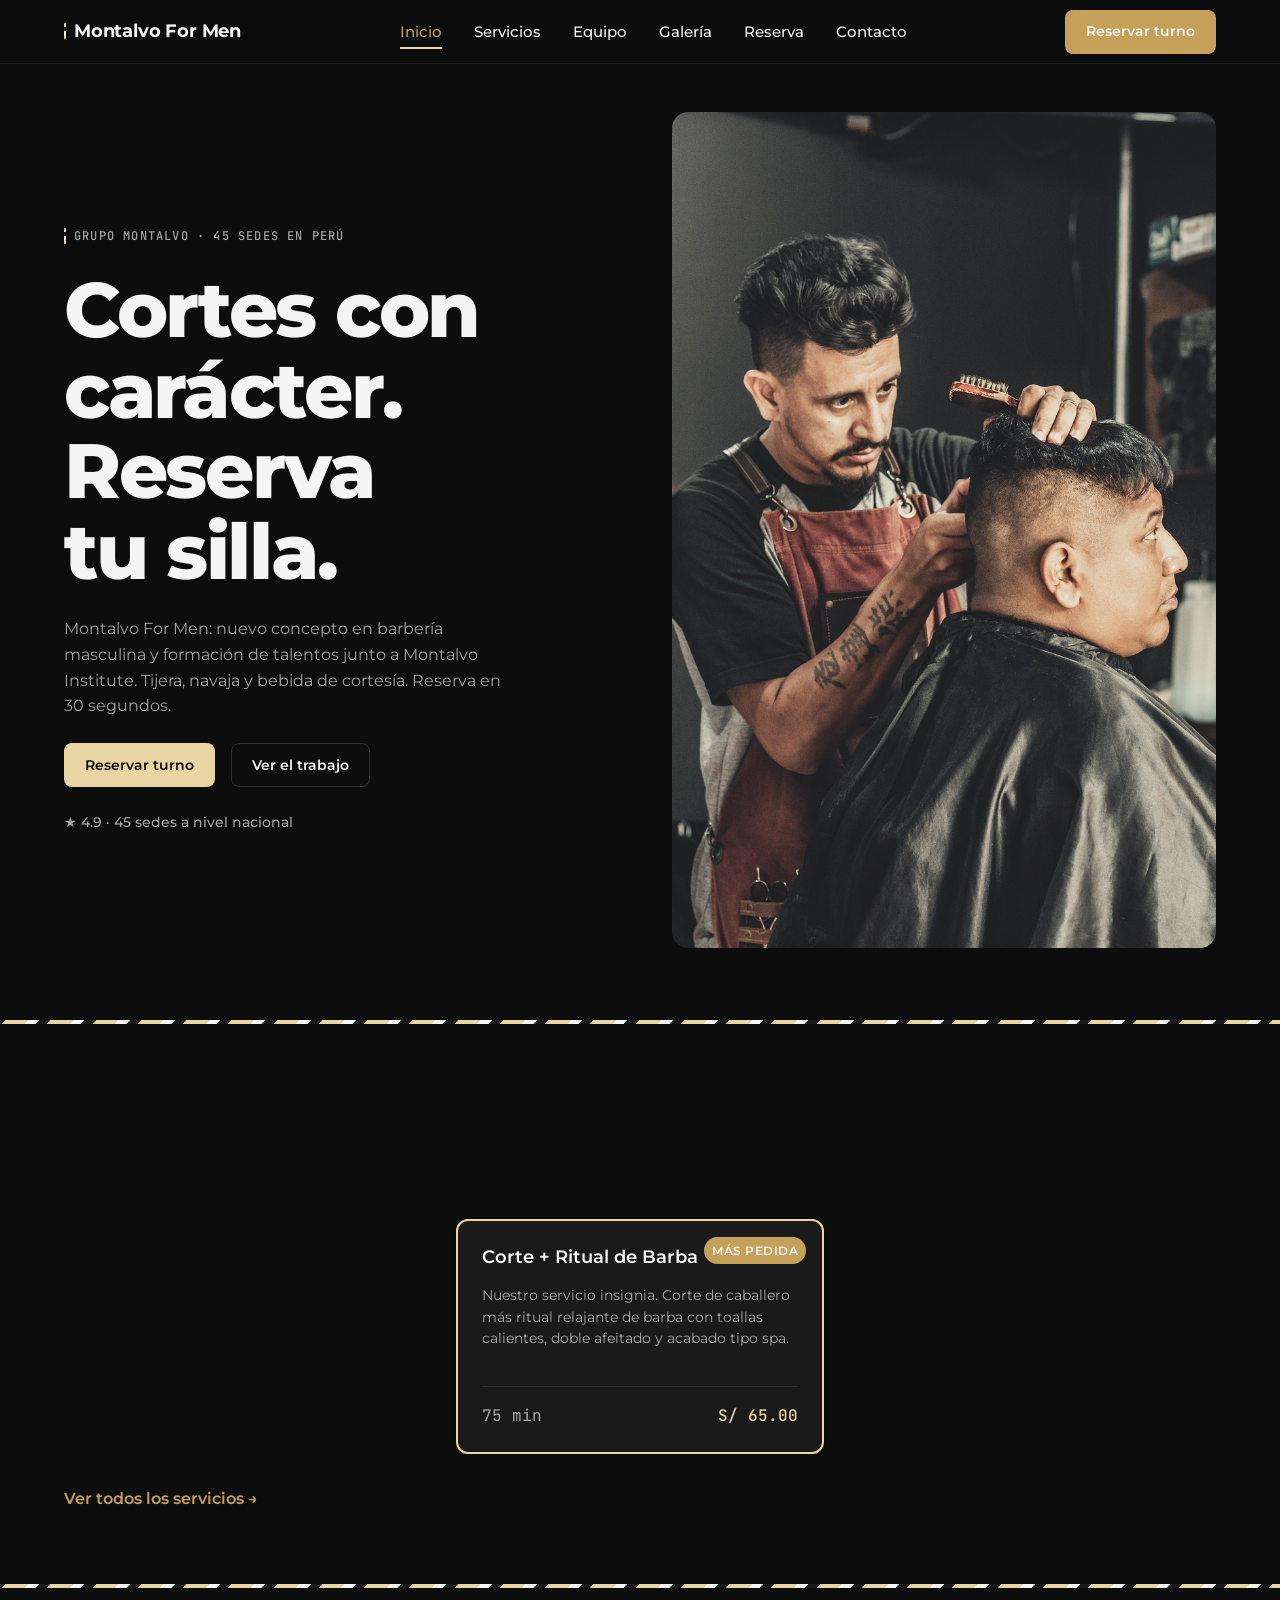
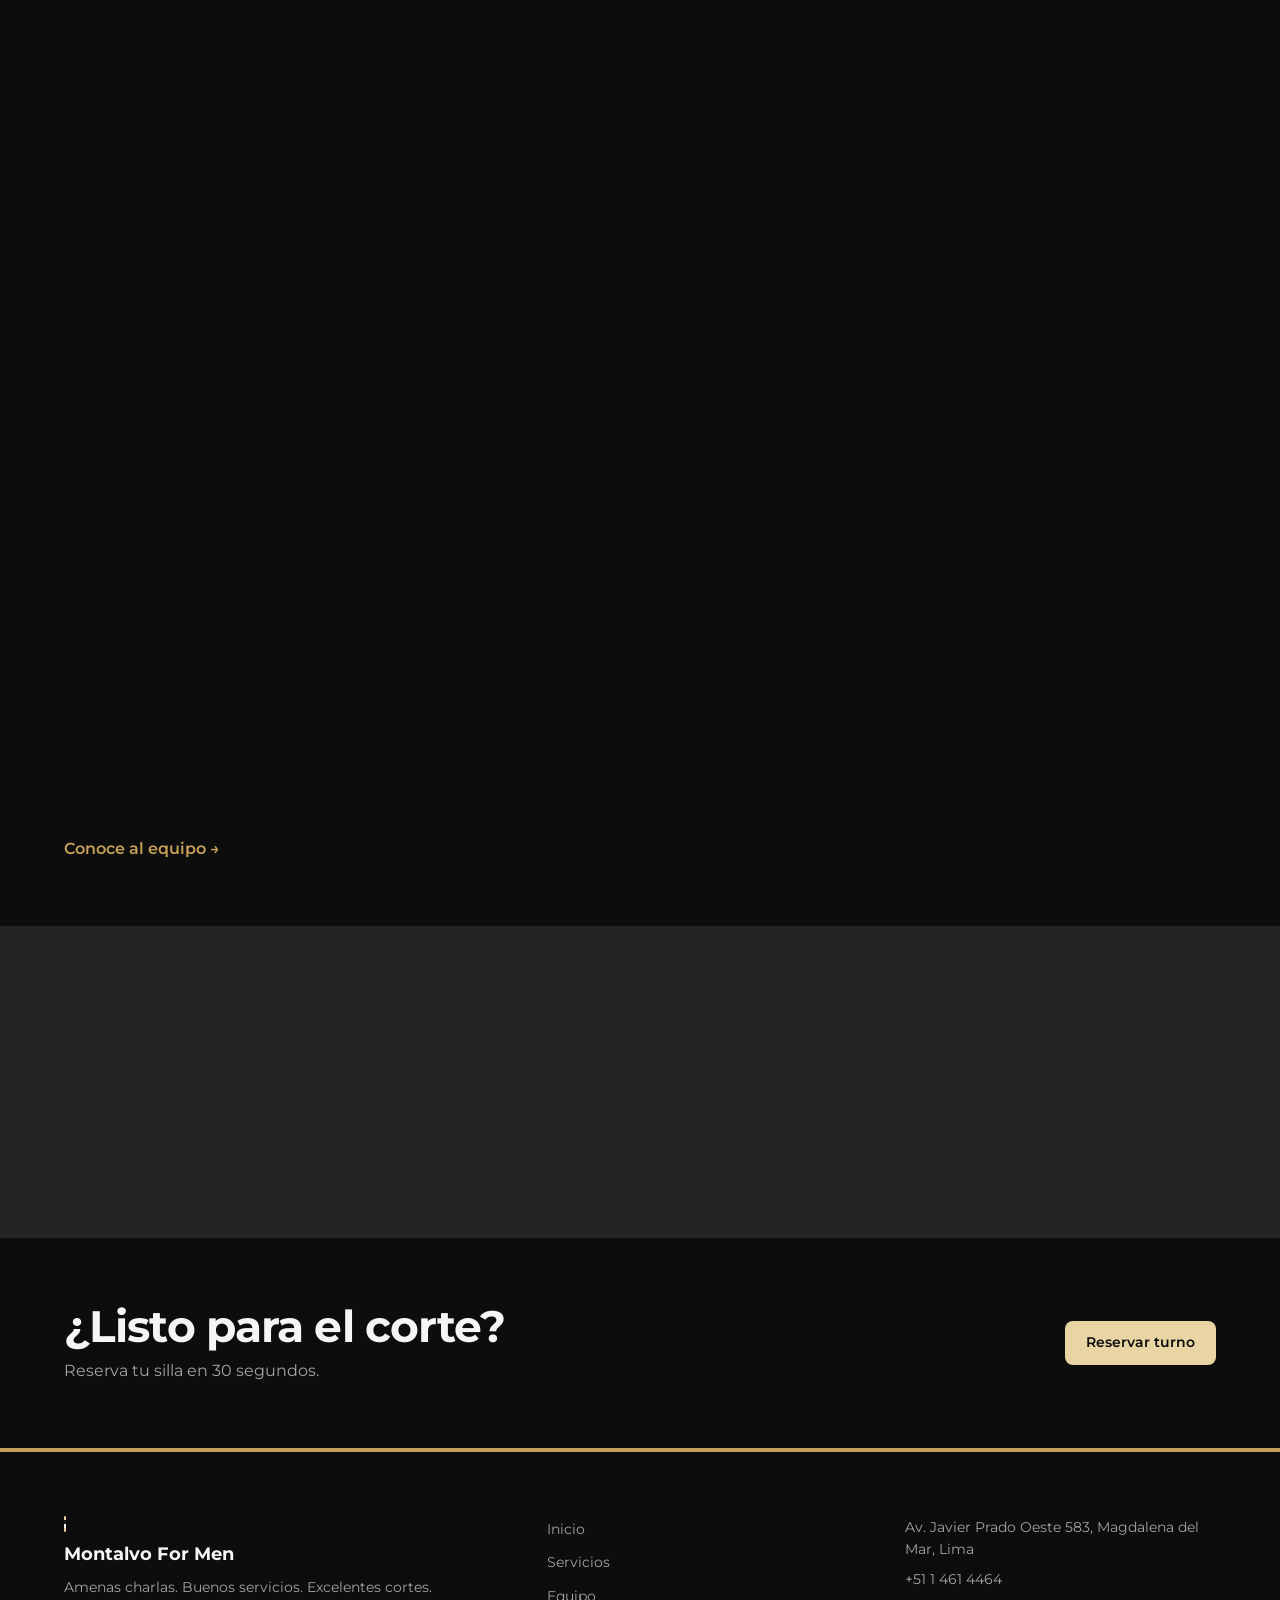
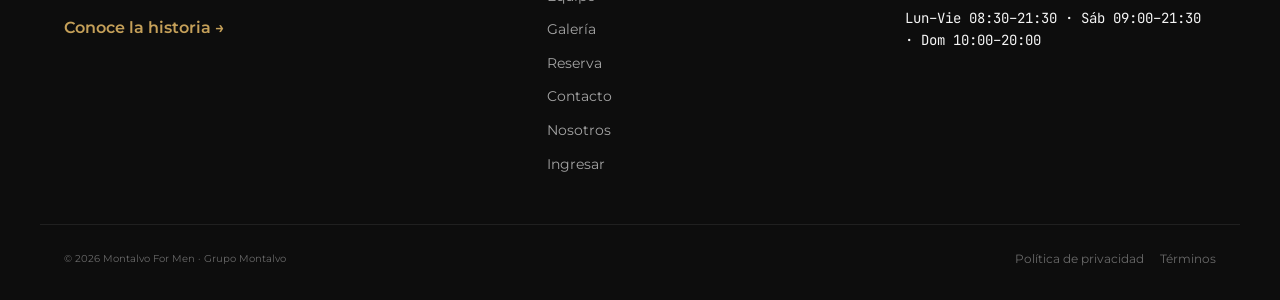
<file: index.html>
﻿<!DOCTYPE html>
<html lang="es">
<head>
    <meta charset="UTF-8">
    <meta name="viewport" content="width=device-width, initial-scale=1.0">
    <link rel="stylesheet" href="styles/styles.css">
    <link rel="preconnect" href="https://fonts.googleapis.com">
    <link rel="preconnect" href="https://fonts.gstatic.com" crossorigin>
    <link href="https://fonts.googleapis.com/css2?family=Montserrat:wght@400;500;600;700;800;900&family=JetBrains+Mono:wght@500&display=swap" rel="stylesheet">
    <title>Montalvo For Men — Cortes con carácter | Reserva tu cita en Lima</title>
    <meta name="description" content="Montalvo For Men: la cadena líder de barberías en Perú con 45 sedes a nivel nacional. Cortes de caballero, fades, ritual de barba con toallas calientes y cuidado facial. Reserva online.">
    <link rel="canonical" href="https://montalvobarber.com.pe/">
    <meta property="og:title" content="Montalvo For Men — Cortes con carácter">
    <meta property="og:description" content="45 sedes en Perú. Cortes de caballero, fades, ritual de barba y cuidado facial. Reserva tu silla en 30 segundos.">
    <meta property="og:image" content="https://montalvobarber.com.pe/images/hero.jpg">
    <meta property="og:type" content="website">
    <meta name="theme-color" content="#0D0D0D">
    <script type="application/ld+json">
    {
        "@context": "https://schema.org",
        "@type": "HairSalon",
        "name": "Montalvo For Men",
        "image": "https://montalvobarber.com.pe/images/hero.jpg",
        "address": {
            "@type": "PostalAddress",
            "streetAddress": "Av. Javier Prado Oeste 583, Magdalena del Mar",
            "addressLocality": "Lima",
            "addressCountry": "PE"
        },
        "telephone": "+5114614464",
        "priceRange": "S/ 30.00 - S/ 65.00",
        "openingHours": ["Mo-Fr 08:30-21:30", "Sa 09:00-21:30", "Su 10:00-20:00"]
    }
    </script>
</head>
<body>
    <a href="#main" class="skip-link">Ir a contenido principal</a>
    <header class="topbar" role="banner">
        <div class="topbar__inner container">
            <a class="brand" href="/" aria-label="Montalvo For Men — inicio">
                <span class="brand__pole" aria-hidden="true"></span>
                <span class="brand__wordmark">Montalvo&nbsp;For&nbsp;Men</span>
            </a>
            <nav class="nav" aria-label="Navegación principal">
                <ul class="nav__list">
                    <li><a class="nav__link" href="/" aria-current="page">Inicio</a></li>
                    <li><a class="nav__link" href="/servicios">Servicios</a></li>
                    <li><a class="nav__link" href="/equipo">Equipo</a></li>
                    <li><a class="nav__link" href="/galeria">Galería</a></li>
                    <li><a class="nav__link" href="/reserva">Reserva</a></li>
                    <li><a class="nav__link" href="/contacto">Contacto</a></li>
                </ul>
            </nav>
            <a class="btn btn--primary topbar__cta" href="/reserva">Reservar turno</a>
            <button class="nav-toggle" type="button" aria-expanded="false" aria-controls="mobile-drawer" aria-label="Abrir menú">
                <span aria-hidden="true"></span>
            </button>
        </div>
    </header>

    <div id="mobile-drawer" class="mobile-drawer" role="dialog" aria-modal="true" aria-label="Menú de navegación" hidden>
        <div class="mobile-drawer__overlay" data-drawer-close aria-hidden="true"></div>
        <div class="mobile-drawer__panel">
            <div class="mobile-drawer__head">
                <span class="brand__pole" aria-hidden="true"></span>
                <span class="mobile-drawer__title">Montalvo For Men</span>
                <button class="mobile-drawer__close" type="button" aria-label="Cerrar menú" data-drawer-close>
                    <span aria-hidden="true">×</span>
                </button>
            </div>
            <nav aria-label="Navegación móvil">
                <ul class="mobile-drawer__list">
                    <li><a class="mobile-drawer__link" href="/" aria-current="page">Inicio</a></li>
                    <li><a class="mobile-drawer__link" href="/servicios">Servicios</a></li>
                    <li><a class="mobile-drawer__link" href="/equipo">Equipo</a></li>
                    <li><a class="mobile-drawer__link" href="/galeria">Galería</a></li>
                    <li><a class="mobile-drawer__link" href="/reserva">Reserva</a></li>
                    <li><a class="mobile-drawer__link" href="/contacto">Contacto</a></li>
                </ul>
            </nav>
            <a class="btn btn--accent mobile-drawer__cta" href="/reserva">Reservar turno</a>
        </div>
    </div>

    <main id="main" class="page page--home">
        <section class="hero" aria-labelledby="hero-title">
            <div class="container hero__grid">
                <div class="hero__content">
                    <p class="eyebrow"><span class="eyebrow__pole" aria-hidden="true"></span>Grupo Montalvo · 45 sedes en Perú</p>
                    <h1 class="hero__title" id="hero-title">Cortes con carácter. Reserva tu silla.</h1>
                    <p class="hero__lede">Montalvo For Men: nuevo concepto en barbería masculina y formación de talentos junto a Montalvo Institute. Tijera, navaja y bebida de cortesía. Reserva en 30 segundos.</p>
                    <div class="hero__actions">
                        <a class="btn btn--accent" href="/reserva">Reservar turno</a>
                        <a class="btn btn--ghost" href="/equipo">Ver el trabajo</a>
                    </div>
                    <p class="hero__proof" aria-label="Valoración">★ 4.9 · 45 sedes a nivel nacional</p>
                </div>
                <div class="hero__media">
                    <img src="images/hero.jpg" alt="Cliente recibiendo un corte de caballero en una sede de Montalvo For Men"
                    width="672"
                    height="705"
                    fetchpriority="high"
                    onerror="if(this.src!=='images/barber-cut.jpg'){this.src='images/barber-cut.jpg';this.alt='Sillón de barbería de Montalvo For Men';}">
                </div>
            </div>
        </section>

        <hr class="barber-pole" aria-hidden="true">

        <section class="services container" aria-labelledby="services-title">
            <header class="section-head">
                <p class="eyebrow"><span class="eyebrow__pole" aria-hidden="true"></span>Servicios</p>
                <h2 id="services-title">Lo que hacemos</h2>
                <p class="section-head__lede">Tijera y navaja. Precios claros en soles.</p>
            </header>
            <ul class="services__grid" role="list">
                <li class="service-card">
                    <h3 class="service-card__title">Corte Caballero</h3>
                    <p class="service-card__desc">Asesoramiento personalizado, lavado capilar, corte minucioso a tijera o máquina y peinado con productos profesionales.</p>
                    <div class="service-card__meta">
                        <span class="service-card__duration">45 min</span>
                        <span class="service-card__price">S/ 35.00</span>
                    </div>
                </li>
                <li class="service-card service-card--featured">
                    <span class="service-card__pill" aria-label="Destacado">Más pedida</span>
                    <h3 class="service-card__title">Corte + Ritual de Barba</h3>
                    <p class="service-card__desc">Nuestro servicio insignia. Corte de caballero más ritual relajante de barba con toallas calientes, doble afeitado y acabado tipo spa.</p>
                    <div class="service-card__meta">
                        <span class="service-card__duration">75 min</span>
                        <span class="service-card__price">S/ 65.00</span>
                    </div>
                </li>
                <li class="service-card">
                    <h3 class="service-card__title">Ritual de Barba</h3>
                    <p class="service-card__desc">Recorte completo de barba, afeitado de contorno según líneas con toallas calientes, lavado y aplicación de aceite hidratante para barba y piel.</p>
                    <div class="service-card__meta">
                        <span class="service-card__duration">30 min</span>
                        <span class="service-card__price">S/ 35.00</span>
                    </div>
                </li>
            </ul>
            <a class="link-arrow" href="/servicios">Ver todos los servicios →</a>
        </section>

        <hr class="barber-pole" aria-hidden="true">

        <section class="barbers container" aria-labelledby="team-preview-title">
            <header class="section-head">
                <p class="eyebrow"><span class="eyebrow__pole" aria-hidden="true"></span>Equipo</p>
                <h2 id="team-preview-title">Las manos detrás del corte</h2>
                <p class="section-head__lede">Profesionales formados en Montalvo Institute, comprometidos con tu estilo.</p>
            </header>
            <ul class="barbers__grid" role="list">
                <li class="barber-card">
                    <img class="barber-card__photo" src="images/barber-cut.jpg" alt="Retrato de Marco, master barber de Montalvo For Men especialista en fade y corte con diseño" width="400" height="400" loading="lazy"
                        onerror="if(this.src!=='images/barber-cut.jpg'){this.src='images/barber-cut.jpg';this.alt='Imagen de respaldo del equipo de Montalvo For Men';}">
                    <div class="barber-card__body">
                        <h3 class="barber-card__name">Marco</h3>
                        <p class="barber-card__spec">Master Barber &amp; Instructor · Fade &amp; Corte con Diseño</p>
                        <p class="barber-card__rating" aria-label="Valoración 4.9 de 5"><span aria-hidden="true">★★★★★</span> 4.9/5</p>
                        <a class="btn btn--ghost" href="/reserva?barbero=marco">Reservar con Marco</a>
                    </div>
                </li>
                <li class="barber-card">
                    <img class="barber-card__photo" src="images/barber-cut.jpg" alt="Retrato de Diego, senior stylist de Montalvo For Men especialista en tijera y textura" width="400" height="400" loading="lazy"
                        onerror="if(this.src!=='images/barber-cut.jpg'){this.src='images/barber-cut.jpg';this.alt='Imagen de respaldo del equipo de Montalvo For Men';}">
                    <div class="barber-card__body">
                        <h3 class="barber-card__name">Diego</h3>
                        <p class="barber-card__spec">Senior Stylist · Tijera, Textura &amp; Barber Color</p>
                        <p class="barber-card__rating" aria-label="Valoración 4.8 de 5"><span aria-hidden="true">★★★★★</span> 4.8/5</p>
                        <a class="btn btn--ghost" href="/reserva?barbero=diego">Reservar con Diego</a>
                    </div>
                </li>
                <li class="barber-card">
                    <img class="barber-card__photo" src="images/barber-cut.jpg" alt="Retrato de Lucía, especialista en barbería clásica y cuidado facial de Montalvo For Men" width="400" height="400" loading="lazy"
                        onerror="if(this.src!=='images/barber-cut.jpg'){this.src='images/barber-cut.jpg';this.alt='Imagen de respaldo del equipo de Montalvo For Men';}">
                    <div class="barber-card__body">
                        <h3 class="barber-card__name">Lucía</h3>
                        <p class="barber-card__spec">Barbería Clásica &amp; Cuidado Facial · Ritual de Barba &amp; Skin Care</p>
                        <p class="barber-card__rating" aria-label="Valoración 5.0 de 5"><span aria-hidden="true">★★★★★</span> 5.0/5</p>
                        <a class="btn btn--ghost" href="/reserva?barbero=lucia">Reservar con Lucía</a>
                    </div>
                </li>
            </ul>
            <a class="link-arrow" href="/equipo">Conoce al equipo →</a>
        </section>

        <section class="testimonial-feature" aria-label="Testimonio destacado">
            <div class="container">
                <blockquote>
                    <p>“El equipo es súper profesional, y no se trata solo de cortes de cabello, sino de toda una experiencia. Me ofrecieron una bebida mientras esperaba y, créanme, ¡esos detalles cuentan!”</p>
                    <footer><cite>Sebastián Alvarado</cite> · <span>Cliente Montalvo For Men — Sede Lince</span></footer>
                </blockquote>
            </div>
        </section>

        <aside class="cta-band" aria-labelledby="home-cta">
            <div class="container cta-band__inner">
                <div>
                    <h2 class="cta-band__title" id="home-cta">¿Listo para el corte?</h2>
                    <p class="cta-band__text">Reserva tu silla en 30 segundos.</p>
                </div>
                <a class="btn btn--accent" href="/reserva">Reservar turno</a>
            </div>
        </aside>
    </main>
    <footer class="site-footer" role="contentinfo">
        <div class="container site-footer__grid">
            <div class="site-footer__brand">
                <span class="brand__pole" aria-hidden="true"></span>
                <p class="site-footer__wordmark">Montalvo&nbsp;For&nbsp;Men</p>
                <p class="site-footer__tagline">Amenas charlas. Buenos servicios. Excelentes cortes.</p>
                <a class="site-footer__about" href="/nosotros">Conoce la historia →</a>
            </div>

            <nav class="site-footer__nav" aria-label="Navegación secundaria">
                <ul>
                    <li><a href="/">Inicio</a></li>
                    <li><a href="/servicios">Servicios</a></li>
                    <li><a href="/equipo">Equipo</a></li>
                    <li><a href="/galeria">Galería</a></li>
                    <li><a href="/reserva">Reserva</a></li>
                    <li><a href="/contacto">Contacto</a></li>
                    <li><a href="/nosotros">Nosotros</a></li>
                    <li><a href="/login">Ingresar</a></li>
                </ul>
            </nav>

            <address class="site-footer__contact">
                <p>Av. Javier Prado Oeste 583, Magdalena del Mar, Lima</p>
                <p><a href="tel:+5114614464">+51 1 461 4464</a></p>
                <p class="site-footer__hours"><span>Lun–Vie 08:30–21:30</span> · <span>Sáb 09:00–21:30</span> · <span>Dom 10:00–20:00</span></p>
            </address>
        </div>

        <div class="site-footer__legal container">
            <small>&copy; 2026 Montalvo For Men · Grupo Montalvo</small>
            <ul>
                <li><a href="#">Política de privacidad</a></li>
                <li><a href="#">Términos</a></li>
            </ul>
        </div>
    </footer>

    <script src="scripts/main.js"></script>
</body>
</html>
</file>
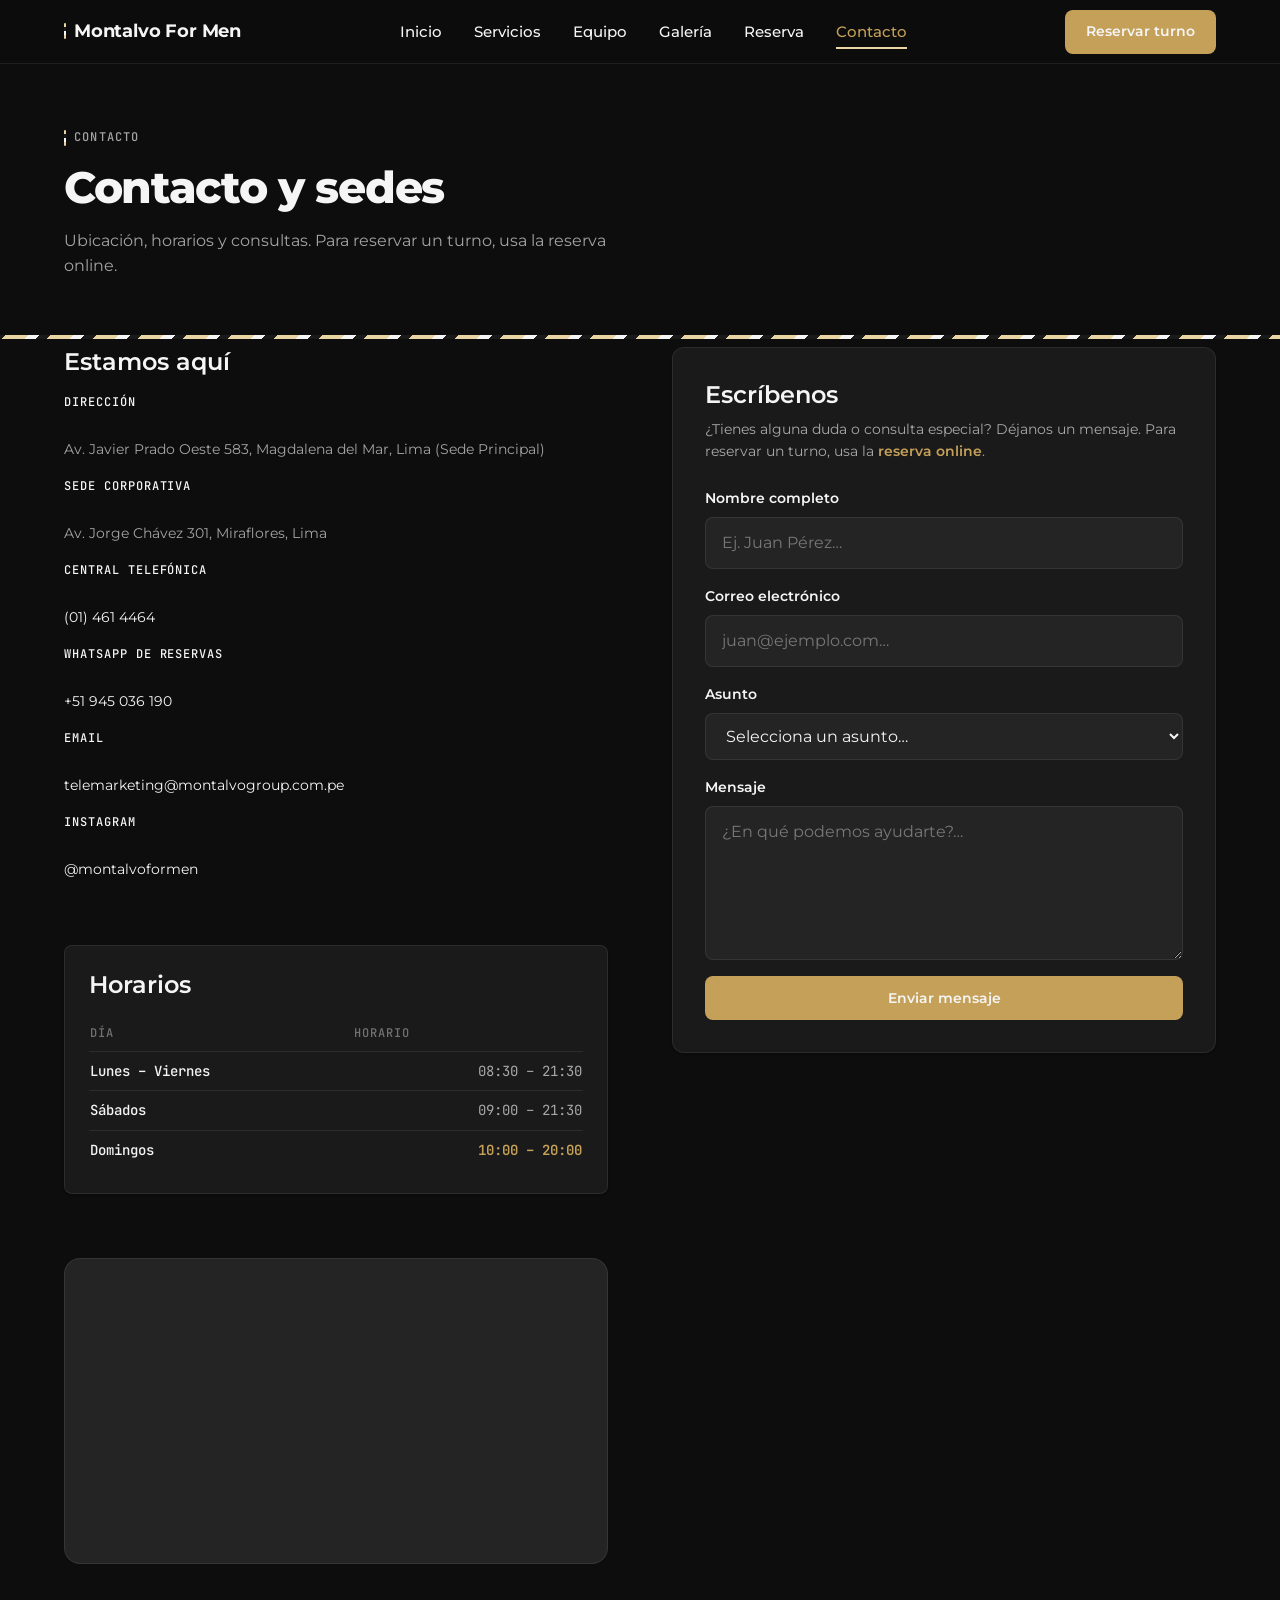
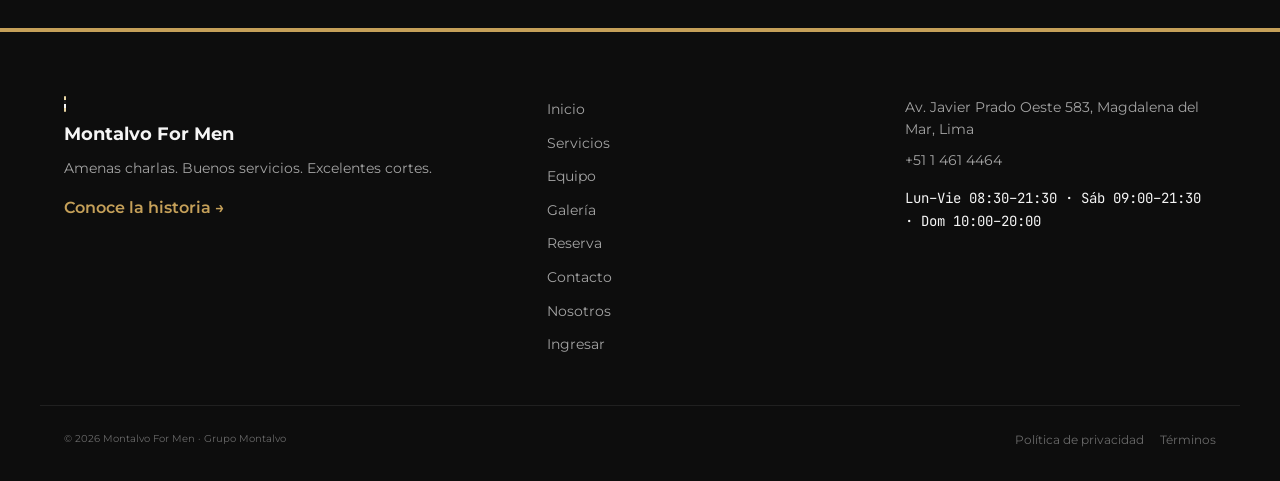
<file: pages/contacto.html>
<!DOCTYPE html>
<html lang="es">
<head>
    <meta charset="UTF-8">
    <meta name="viewport" content="width=device-width, initial-scale=1.0">
    <link rel="stylesheet" href="/styles/styles.css">
    <link rel="preconnect" href="https://fonts.googleapis.com">
    <link rel="preconnect" href="https://fonts.gstatic.com" crossorigin>
    <link href="https://fonts.googleapis.com/css2?family=Montserrat:wght@400;500;600;700;800;900&family=JetBrains+Mono:wght@500&display=swap" rel="stylesheet">
    <title>Contacto y sedes — Montalvo For Men | Lima, Perú</title>
    <meta name="description" content="Sedes, horarios y consultas de Montalvo For Men en Lima. Escríbenos por servicios, convenios corporativos o cursos de barbería. Para reservar, usa la reserva online.">
    <link rel="canonical" href="https://montalvobarber.com.pe/contacto">
    <meta property="og:title" content="Contacto y sedes — Montalvo For Men">
    <meta property="og:description" content="Sedes, horarios y consultas. Te esperamos en Magdalena del Mar y Miraflores.">
    <meta property="og:image" content="https://montalvobarber.com.pe/images/hero.jpg">
    <meta property="og:type" content="website">
    <meta name="theme-color" content="#0D0D0D">
    <script type="application/ld+json">
    {
        "@context": "https://schema.org",
        "@type": "HairSalon",
        "name": "Montalvo For Men",
        "image": "https://montalvobarber.com.pe/images/hero.jpg",
        "address": {
            "@type": "PostalAddress",
            "streetAddress": "Av. Javier Prado Oeste 583, Magdalena del Mar",
            "addressLocality": "Lima",
            "addressCountry": "PE"
        },
        "telephone": "+5114614464",
        "priceRange": "S/ 30.00 - S/ 65.00",
        "openingHours": ["Mo-Fr 08:30-21:30", "Sa 09:00-21:30", "Su 10:00-20:00"]
    }
    </script>
</head>
<body>
    <a href="#main" class="skip-link">Ir a contenido principal</a>
    <header class="topbar" role="banner">
        <div class="topbar__inner container">
            <a class="brand" href="/" aria-label="Montalvo For Men — inicio">
                <span class="brand__pole" aria-hidden="true"></span>
                <span class="brand__wordmark">Montalvo&nbsp;For&nbsp;Men</span>
            </a>
            <nav class="nav" aria-label="Navegación principal">
                <ul class="nav__list">
                    <li><a class="nav__link" href="/">Inicio</a></li>
                    <li><a class="nav__link" href="/servicios">Servicios</a></li>
                    <li><a class="nav__link" href="/equipo">Equipo</a></li>
                    <li><a class="nav__link" href="/galeria">Galería</a></li>
                    <li><a class="nav__link" href="/reserva">Reserva</a></li>
                    <li><a class="nav__link" href="/contacto" aria-current="page">Contacto</a></li>
                </ul>
            </nav>
            <a class="btn btn--primary topbar__cta" href="/reserva">Reservar turno</a>
            <button class="nav-toggle" type="button" aria-expanded="false" aria-controls="mobile-drawer" aria-label="Abrir menú">
                <span aria-hidden="true"></span>
            </button>
        </div>
    </header>

    <div id="mobile-drawer" class="mobile-drawer" role="dialog" aria-modal="true" aria-label="Menú de navegación" hidden>
        <div class="mobile-drawer__overlay" data-drawer-close aria-hidden="true"></div>
        <div class="mobile-drawer__panel">
            <div class="mobile-drawer__head">
                <span class="brand__pole" aria-hidden="true"></span>
                <span class="mobile-drawer__title">Montalvo For Men</span>
                <button class="mobile-drawer__close" type="button" aria-label="Cerrar menú" data-drawer-close>
                    <span aria-hidden="true">×</span>
                </button>
            </div>
            <nav aria-label="Navegación móvil">
                <ul class="mobile-drawer__list">
                    <li><a class="mobile-drawer__link" href="/">Inicio</a></li>
                    <li><a class="mobile-drawer__link" href="/servicios">Servicios</a></li>
                    <li><a class="mobile-drawer__link" href="/equipo">Equipo</a></li>
                    <li><a class="mobile-drawer__link" href="/galeria">Galería</a></li>
                    <li><a class="mobile-drawer__link" href="/reserva">Reserva</a></li>
                    <li><a class="mobile-drawer__link" href="/contacto" aria-current="page">Contacto</a></li>
                </ul>
            </nav>
            <a class="btn btn--accent mobile-drawer__cta" href="/reserva">Reservar turno</a>
        </div>
    </div>

    <main id="main" class="page page--contact">
        <section class="page-head container" aria-labelledby="contact-title">
            <p class="eyebrow"><span class="eyebrow__pole" aria-hidden="true"></span>Contacto</p>
            <h1 class="page-head__title" id="contact-title">Contacto y sedes</h1>
            <p class="page-head__lede">Ubicación, horarios y consultas. Para reservar un turno, usa la reserva online.</p>
        </section>

        <hr class="barber-pole" aria-hidden="true">

        <div class="container contact__grid">
            <div class="contact__info">
                <section aria-labelledby="info-title">
                    <h2 id="info-title">Estamos aquí</h2>
                    <address class="contact-list">
                        <p><strong>Dirección</strong><br>Av. Javier Prado Oeste 583, Magdalena del Mar, Lima (Sede Principal)</p>
                        <p><strong>Sede corporativa</strong><br>Av. Jorge Chávez 301, Miraflores, Lima</p>
                        <p><strong>Central telefónica</strong><br><a href="tel:+5114614464">(01) 461 4464</a></p>
                        <p><strong>WhatsApp de reservas</strong><br><a href="tel:+51945036190">+51 945 036 190</a></p>
                        <p><strong>Email</strong><br><a href="mailto:telemarketing@montalvogroup.com.pe">telemarketing@montalvogroup.com.pe</a></p>
                        <p><strong>Instagram</strong><br><a href="https://www.instagram.com/montalvoformen" rel="noopener noreferrer">@montalvoformen</a></p>
                    </address>
                </section>

                <section class="hours-card" aria-labelledby="hours-title">
                    <h2 id="hours-title">Horarios</h2>
                    <table class="hours-table">
                        <caption class="visually-hidden">Horarios de atención de Montalvo For Men</caption>
                        <thead>
                            <tr><th scope="col">Día</th><th scope="col">Horario</th></tr>
                        </thead>
                        <tbody>
                            <tr><th scope="row">Lunes – Viernes</th><td>08:30 – 21:30</td></tr>
                            <tr><th scope="row">Sábados</th><td>09:00 – 21:30</td></tr>
                            <tr><th scope="row">Domingos</th><td>10:00 – 20:00</td></tr>
                        </tbody>
                    </table>
                </section>

                <figure class="map-embed">
                    <iframe
                        src="https://www.google.com/maps?q=Av.%20Javier%20Prado%20Oeste%20583%2C%20Magdalena%20del%20Mar%2C%20Lima%2C%20Peru&amp;output=embed"
                        title="Ubicación de Montalvo For Men en Av. Javier Prado Oeste 583, Magdalena del Mar"
                        width="600"
                        height="450"
                        style="border:0;"
                        allowfullscreen=""
                        loading="lazy"
                        referrerpolicy="strict-origin-when-cross-origin">
                    </iframe>
                </figure>
            </div>

            <section class="contact-form-card" aria-labelledby="form-title">
                <h2 id="form-title">Escríbenos</h2>
                <p>¿Tienes alguna duda o consulta especial? Déjanos un mensaje. Para reservar un turno, usa la <a href="/reserva">reserva online</a>.</p>
                <form id="contact-form" action="#" method="post" novalidate>
                    <div class="field">
                        <label for="name">Nombre completo</label>
                        <input id="name" name="name" type="text" autocomplete="name" placeholder="Ej. Juan Pérez…" aria-describedby="name-error">
                        <p class="field__error" id="name-error" data-error-for="name" hidden>Ingresa tu nombre completo.</p>
                    </div>
                    <div class="field">
                        <label for="email">Correo electrónico</label>
                        <input id="email" name="email" type="email" autocomplete="email" placeholder="juan@ejemplo.com…" aria-describedby="email-error">
                        <p class="field__error" id="email-error" data-error-for="email" hidden>Ingresa un correo válido.</p>
                    </div>
                    <div class="field">
                        <label for="subject">Asunto</label>
                        <select id="subject" name="subject" aria-describedby="subject-error">
                            <option value="" selected disabled>Selecciona un asunto…</option>
                            <option value="general">Consulta general de servicios y sedes</option>
                            <option value="cursos">Cursos de Barbería — Montalvo Institute</option>
                            <option value="convenios">Convenios corporativos / Eventos</option>
                            <option value="otro">Otro</option>
                        </select>
                        <p class="field__error" id="subject-error" data-error-for="subject" hidden>Elige un asunto para tu consulta.</p>
                    </div>
                    <div class="field">
                        <label for="message">Mensaje</label>
                        <textarea id="message" name="message" rows="5" placeholder="¿En qué podemos ayudarte?…" aria-describedby="message-error"></textarea>
                        <p class="field__error" id="message-error" data-error-for="message" hidden>Cuéntanos un poco más (mínimo 10 caracteres).</p>
                    </div>
                    <button class="btn btn--primary contact-form-card__submit" type="submit"><span class="btn__spinner" aria-hidden="true" hidden></span><span data-submit-label>Enviar mensaje</span></button>
                </form>
                <p class="contact-form-card__status" id="contact-status" role="status" aria-live="polite" hidden></p>
            </section>
        </div>
    </main>

    <footer class="site-footer" role="contentinfo">
        <div class="container site-footer__grid">
            <div class="site-footer__brand">
                <span class="brand__pole" aria-hidden="true"></span>
                <p class="site-footer__wordmark">Montalvo&nbsp;For&nbsp;Men</p>
                <p class="site-footer__tagline">Amenas charlas. Buenos servicios. Excelentes cortes.</p>
                <a class="site-footer__about" href="/nosotros">Conoce la historia →</a>
            </div>

            <nav class="site-footer__nav" aria-label="Navegación secundaria">
                <ul>
                    <li><a href="/">Inicio</a></li>
                    <li><a href="/servicios">Servicios</a></li>
                    <li><a href="/equipo">Equipo</a></li>
                    <li><a href="/galeria">Galería</a></li>
                    <li><a href="/reserva">Reserva</a></li>
                    <li><a href="/contacto">Contacto</a></li>
                    <li><a href="/nosotros">Nosotros</a></li>
                    <li><a href="/login">Ingresar</a></li>
                </ul>
            </nav>

            <address class="site-footer__contact">
                <p>Av. Javier Prado Oeste 583, Magdalena del Mar, Lima</p>
                <p><a href="tel:+5114614464">+51 1 461 4464</a></p>
                <p class="site-footer__hours"><span>Lun–Vie 08:30–21:30</span> · <span>Sáb 09:00–21:30</span> · <span>Dom 10:00–20:00</span></p>
            </address>
        </div>

        <div class="site-footer__legal container">
            <small>&copy; 2026 Montalvo For Men · Grupo Montalvo</small>
            <ul>
                <li><a href="#">Política de privacidad</a></li>
                <li><a href="#">Términos</a></li>
            </ul>
        </div>
    </footer>

    <script src="/scripts/main.js"></script>
    <script src="/scripts/contacto.js"></script>
</body>
</html>
</file>
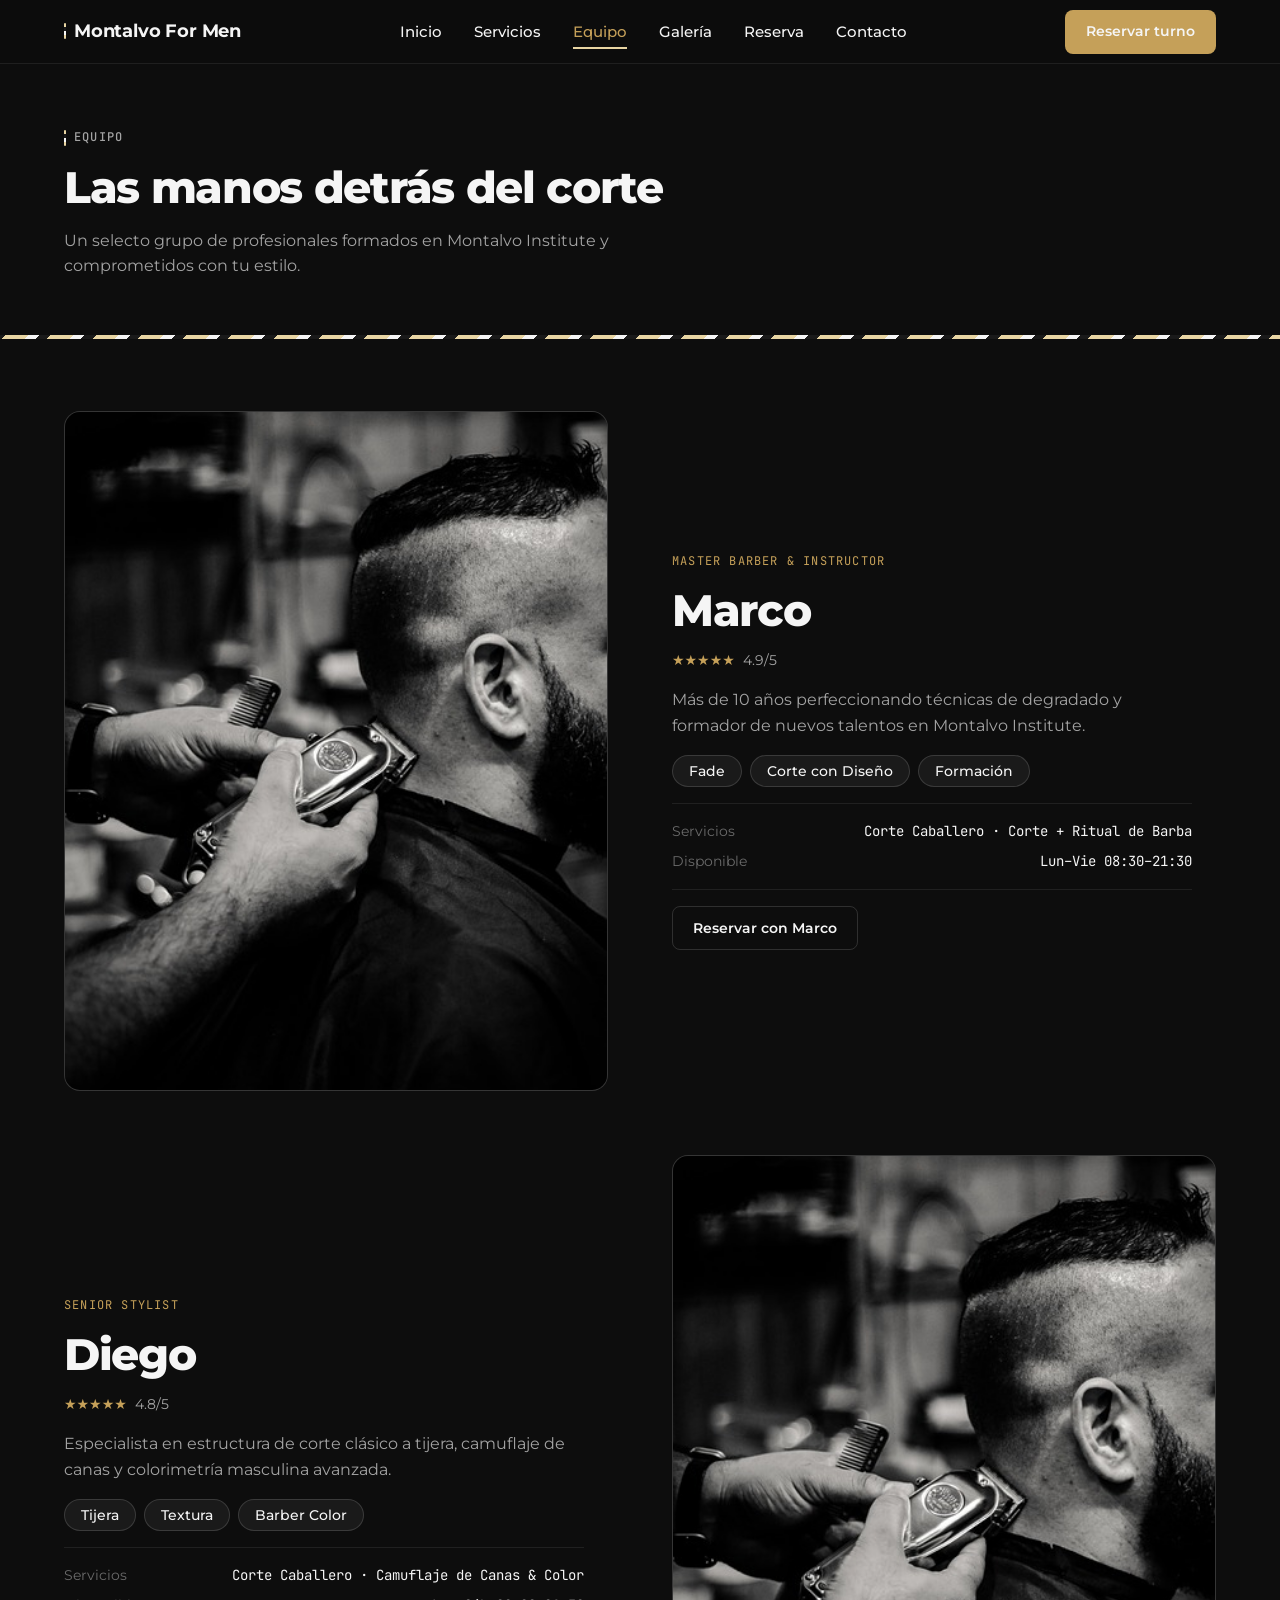
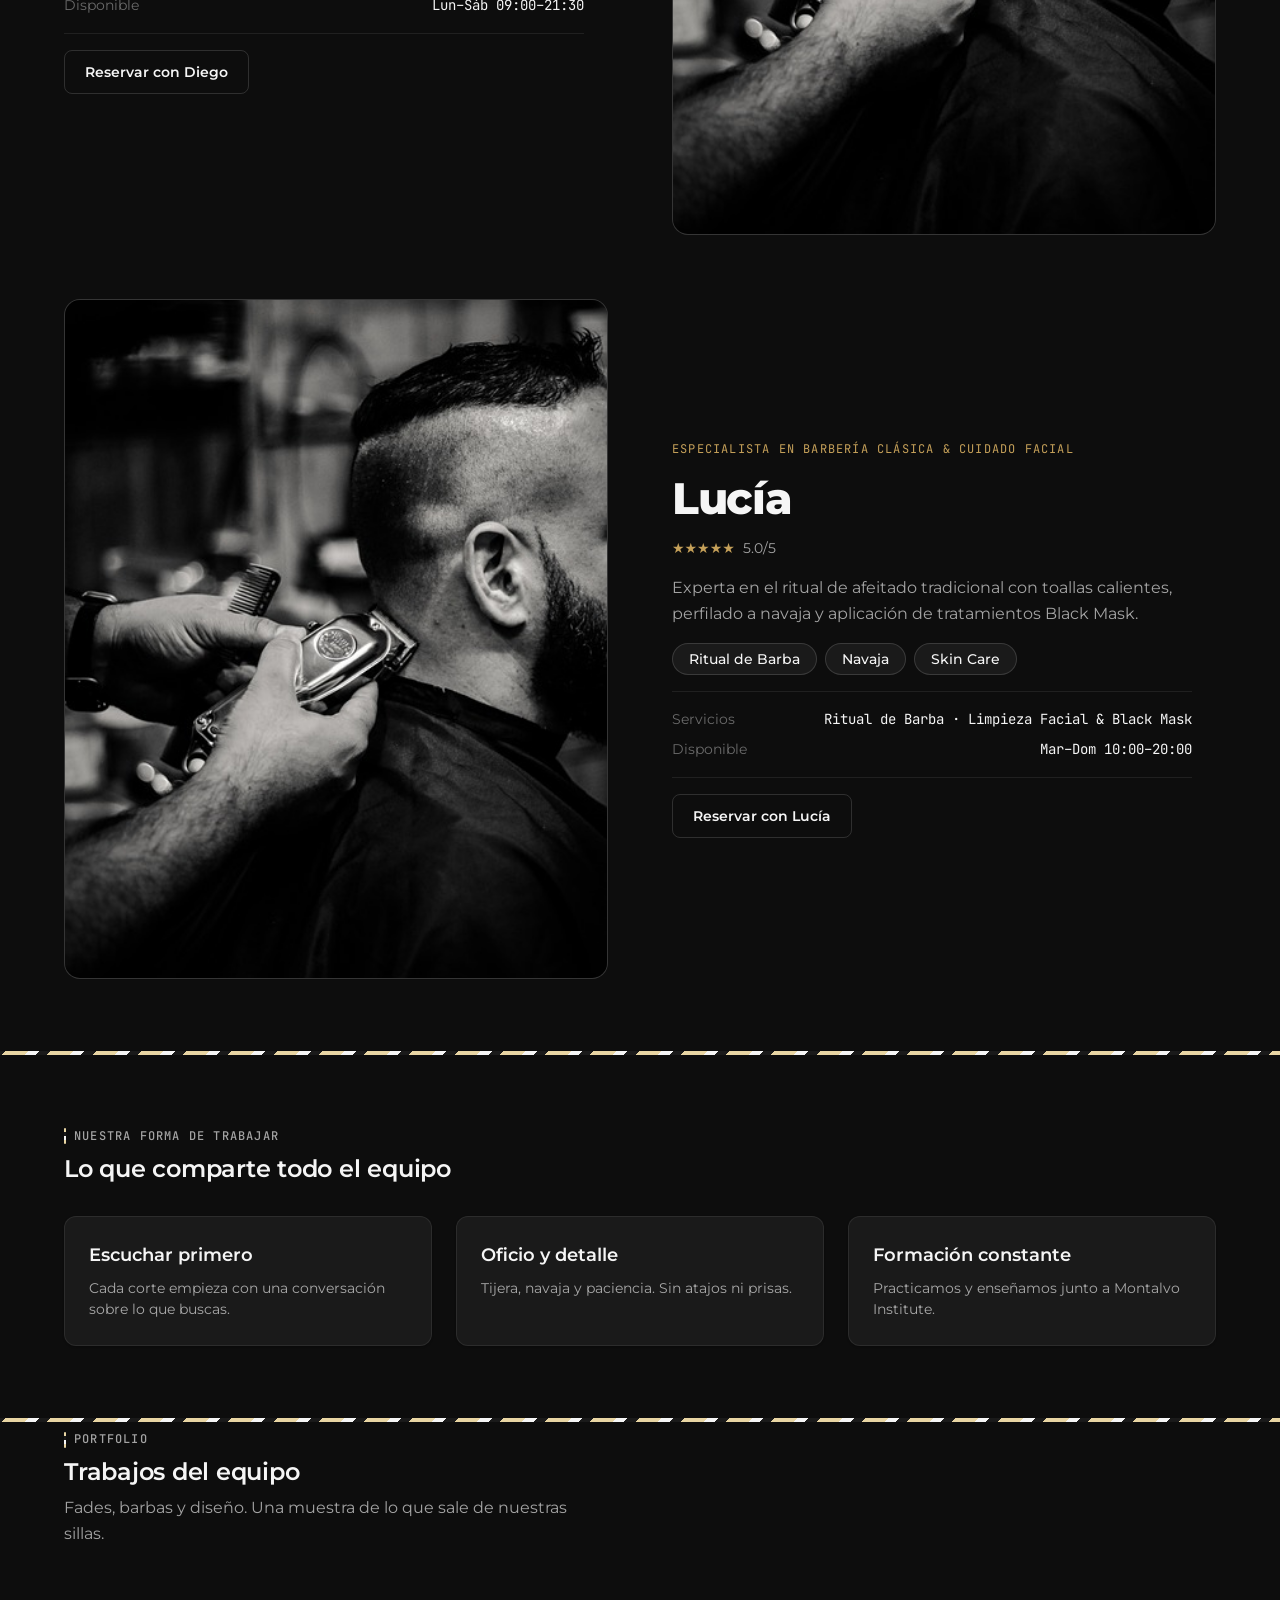
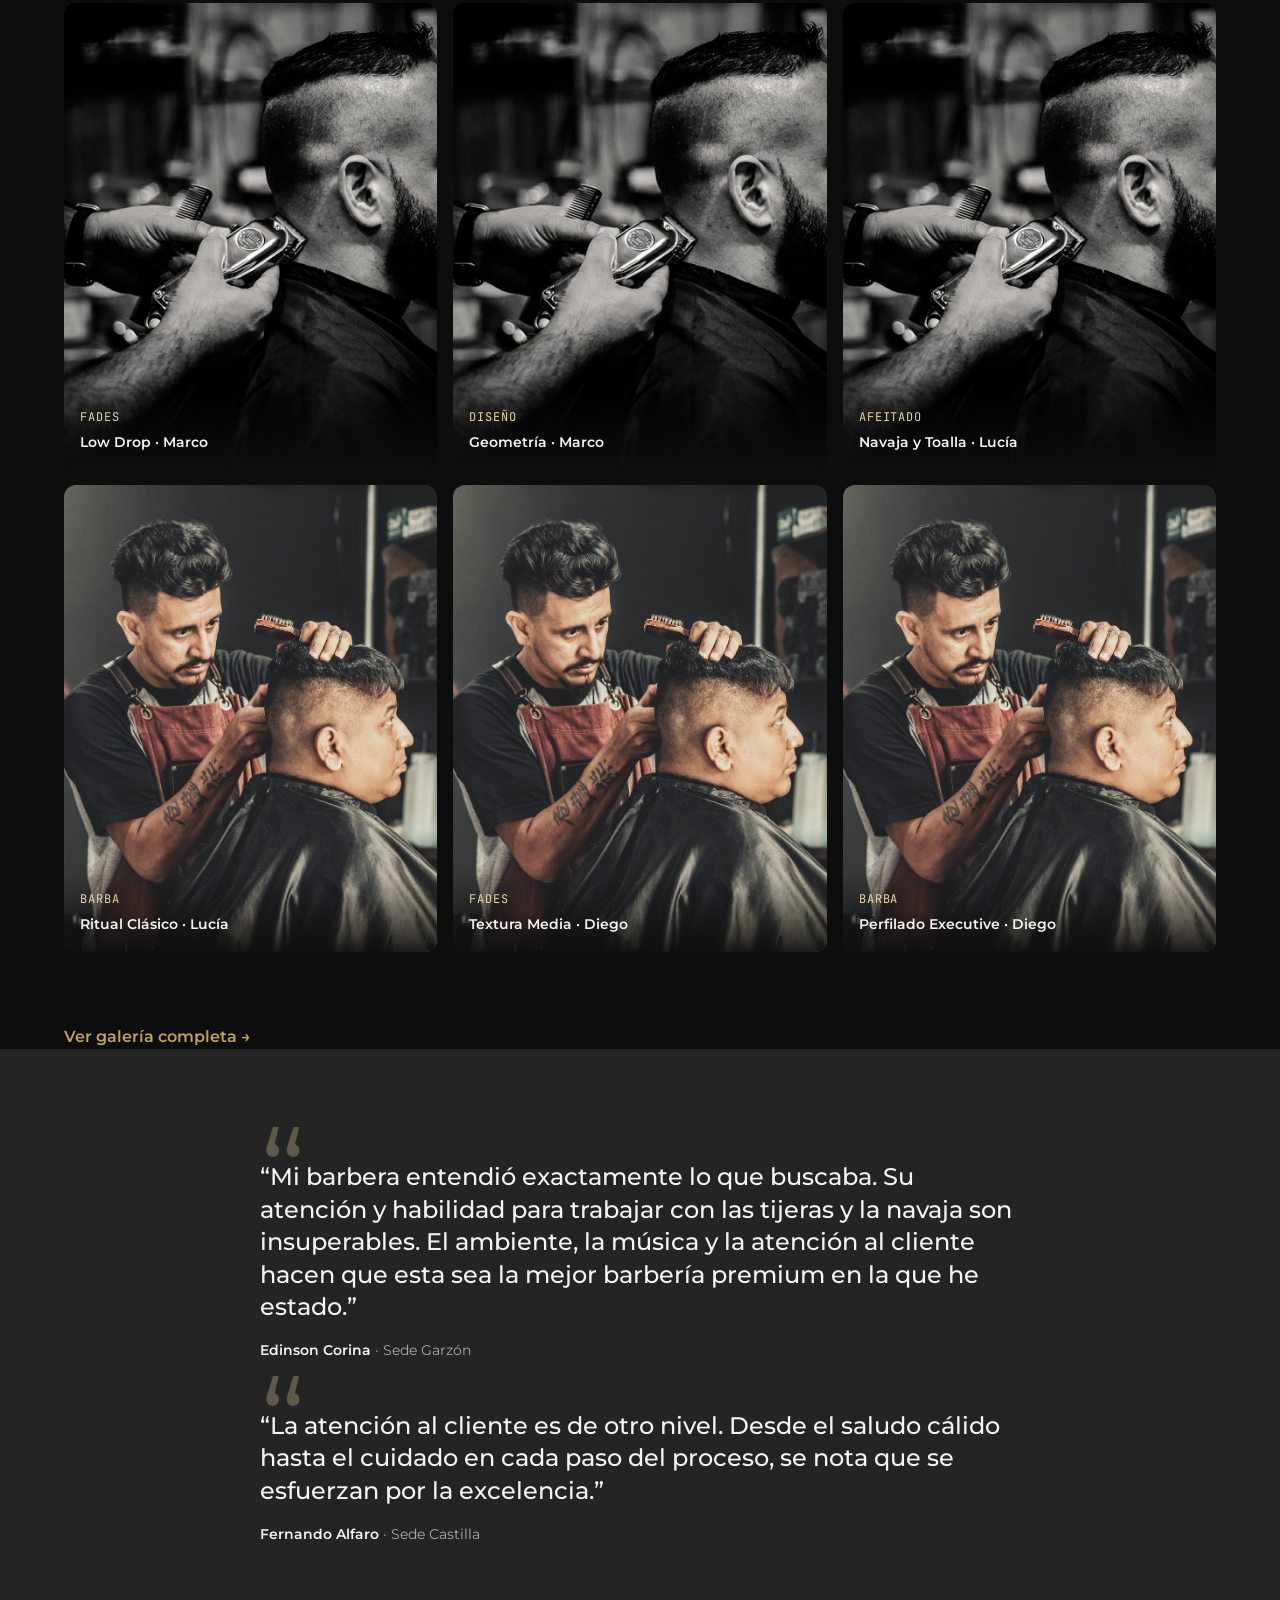
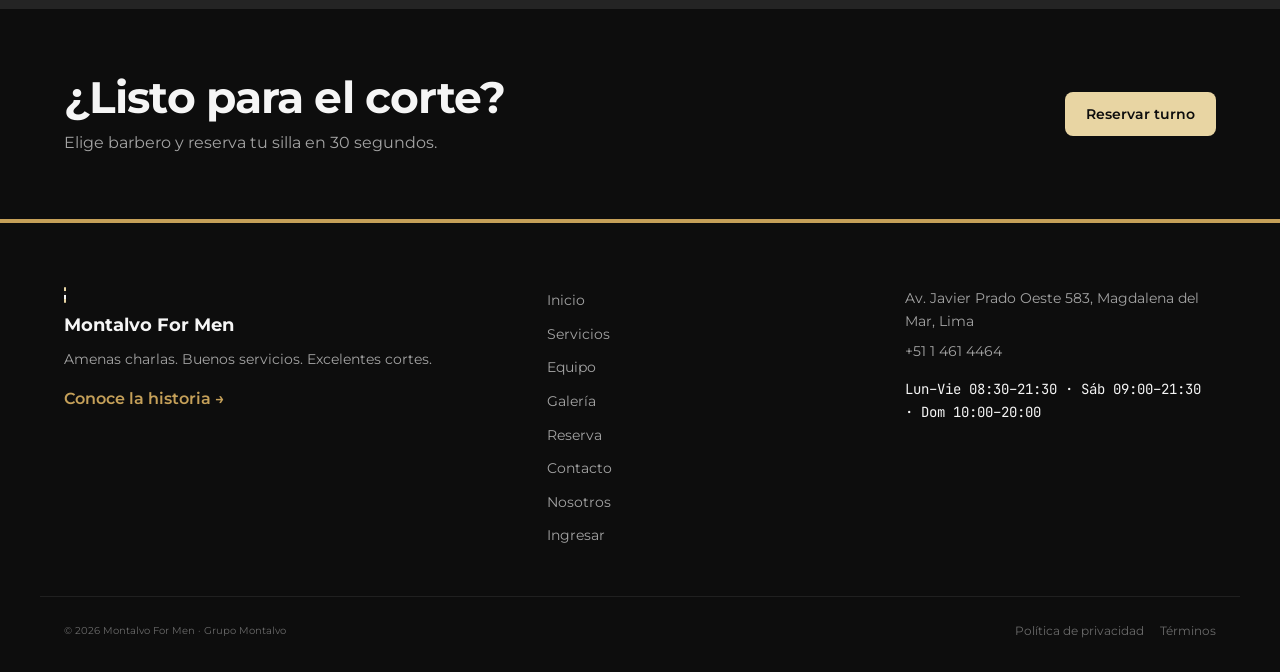
<file: pages/equipo.html>
<!DOCTYPE html>
<html lang="es">
<head>
    <meta charset="UTF-8">
    <meta name="viewport" content="width=device-width, initial-scale=1.0">
    <link rel="stylesheet" href="/styles/styles.css">
    <link rel="preconnect" href="https://fonts.googleapis.com">
    <link rel="preconnect" href="https://fonts.gstatic.com" crossorigin>
    <link href="https://fonts.googleapis.com/css2?family=Montserrat:wght@400;500;600;700;800;900&family=JetBrains+Mono:wght@500&display=swap" rel="stylesheet">
    <title>Equipo — Montalvo For Men | Las manos detrás del corte</title>
    <meta name="description" content="Conoce al equipo de Montalvo For Men: Marco, Diego y Lucía. Especialistas en fade, tijera, ritual de barba y cuidado facial, formados en Montalvo Institute. Reserva con tu barbero.">
    <link rel="canonical" href="https://montalvobarber.com.pe/equipo">
    <meta property="og:title" content="Equipo — Montalvo For Men">
    <meta property="og:description" content="Profesionales formados en Montalvo Institute, comprometidos con tu estilo.">
    <meta property="og:image" content="https://montalvobarber.com.pe/images/hero.jpg">
    <meta property="og:type" content="website">
    <meta name="theme-color" content="#0D0D0D">
</head>
<body>
    <a href="#main" class="skip-link">Ir a contenido principal</a>
    <header class="topbar" role="banner">
        <div class="topbar__inner container">
            <a class="brand" href="/" aria-label="Montalvo For Men — inicio">
                <span class="brand__pole" aria-hidden="true"></span>
                <span class="brand__wordmark">Montalvo&nbsp;For&nbsp;Men</span>
            </a>
            <nav class="nav" aria-label="Navegación principal">
                <ul class="nav__list">
                    <li><a class="nav__link" href="/">Inicio</a></li>
                    <li><a class="nav__link" href="/servicios">Servicios</a></li>
                    <li><a class="nav__link" href="/equipo" aria-current="page">Equipo</a></li>
                    <li><a class="nav__link" href="/galeria">Galería</a></li>
                    <li><a class="nav__link" href="/reserva">Reserva</a></li>
                    <li><a class="nav__link" href="/contacto">Contacto</a></li>
                </ul>
            </nav>
            <a class="btn btn--primary topbar__cta" href="/reserva">Reservar turno</a>
            <button class="nav-toggle" type="button" aria-expanded="false" aria-controls="mobile-drawer" aria-label="Abrir menú">
                <span aria-hidden="true"></span>
            </button>
        </div>
    </header>

    <div id="mobile-drawer" class="mobile-drawer" role="dialog" aria-modal="true" aria-label="Menú de navegación" hidden>
        <div class="mobile-drawer__overlay" data-drawer-close aria-hidden="true"></div>
        <div class="mobile-drawer__panel">
            <div class="mobile-drawer__head">
                <span class="brand__pole" aria-hidden="true"></span>
                <span class="mobile-drawer__title">Montalvo For Men</span>
                <button class="mobile-drawer__close" type="button" aria-label="Cerrar menú" data-drawer-close>
                    <span aria-hidden="true">×</span>
                </button>
            </div>
            <nav aria-label="Navegación móvil">
                <ul class="mobile-drawer__list">
                    <li><a class="mobile-drawer__link" href="/">Inicio</a></li>
                    <li><a class="mobile-drawer__link" href="/servicios">Servicios</a></li>
                    <li><a class="mobile-drawer__link" href="/equipo" aria-current="page">Equipo</a></li>
                    <li><a class="mobile-drawer__link" href="/galeria">Galería</a></li>
                    <li><a class="mobile-drawer__link" href="/reserva">Reserva</a></li>
                    <li><a class="mobile-drawer__link" href="/contacto">Contacto</a></li>
                </ul>
            </nav>
            <a class="btn btn--accent mobile-drawer__cta" href="/reserva">Reservar turno</a>
        </div>
    </div>

    <main id="main" class="page page--team">
        <section class="page-head container" aria-labelledby="team-title">
            <p class="eyebrow"><span class="eyebrow__pole" aria-hidden="true"></span>Equipo</p>
            <h1 class="page-head__title" id="team-title">Las manos detrás del corte</h1>
            <p class="page-head__lede">Un selecto grupo de profesionales formados en Montalvo Institute y comprometidos con tu estilo.</p>
        </section>

        <hr class="barber-pole" aria-hidden="true">

        <section class="team container" aria-label="Barberos">
            <ul class="team__list" role="list">

                <li class="team-member">
                    <div class="team-member__media">
                        <img src="../images/barber-cut.jpg" alt="Retrato de Marco, master barber de Montalvo For Men especialista en fade y corte con diseño" width="560" height="700" loading="lazy"
                            onerror="if(this.src!=='../images/barber-cut.jpg'){this.src='../images/barber-cut.jpg';this.alt='Imagen de respaldo del equipo de Montalvo For Men';}">
                    </div>
                    <div class="team-member__body">
                        <p class="team-member__role">Master Barber &amp; Instructor</p>
                        <h2 class="team-member__name">Marco</h2>
                        <p class="team-member__rating" aria-label="Valoración 4.9 de 5"><span aria-hidden="true">★★★★★</span> 4.9/5</p>
                        <p class="team-member__bio">Más de 10 años perfeccionando técnicas de degradado y formador de nuevos talentos en Montalvo Institute.</p>
                        <ul class="team-member__tags" role="list" aria-label="Especialidades de Marco">
                            <li>Fade</li>
                            <li>Corte con Diseño</li>
                            <li>Formación</li>
                        </ul>
                        <dl class="team-member__meta">
                            <div>
                                <dt>Servicios</dt>
                                <dd>Corte Caballero · Corte + Ritual de Barba</dd>
                            </div>
                            <div>
                                <dt>Disponible</dt>
                                <dd>Lun–Vie 08:30–21:30</dd>
                            </div>
                        </dl>
                        <a class="btn btn--ghost" href="/reserva?barbero=marco">Reservar con Marco</a>
                    </div>
                </li>

                <li class="team-member">
                    <div class="team-member__media">
                        <img src="../images/barber-cut.jpg" alt="Retrato de Diego, senior stylist de Montalvo For Men especialista en tijera y textura" width="560" height="700" loading="lazy"
                            onerror="if(this.src!=='../images/barber-cut.jpg'){this.src='../images/barber-cut.jpg';this.alt='Imagen de respaldo del equipo de Montalvo For Men';}">
                    </div>
                    <div class="team-member__body">
                        <p class="team-member__role">Senior Stylist</p>
                        <h2 class="team-member__name">Diego</h2>
                        <p class="team-member__rating" aria-label="Valoración 4.8 de 5"><span aria-hidden="true">★★★★★</span> 4.8/5</p>
                        <p class="team-member__bio">Especialista en estructura de corte clásico a tijera, camuflaje de canas y colorimetría masculina avanzada.</p>
                        <ul class="team-member__tags" role="list" aria-label="Especialidades de Diego">
                            <li>Tijera</li>
                            <li>Textura</li>
                            <li>Barber Color</li>
                        </ul>
                        <dl class="team-member__meta">
                            <div>
                                <dt>Servicios</dt>
                                <dd>Corte Caballero · Camuflaje de Canas &amp; Color</dd>
                            </div>
                            <div>
                                <dt>Disponible</dt>
                                <dd>Lun–Sáb 09:00–21:30</dd>
                            </div>
                        </dl>
                        <a class="btn btn--ghost" href="/reserva?barbero=diego">Reservar con Diego</a>
                    </div>
                </li>

                <li class="team-member">
                    <div class="team-member__media">
                        <img src="../images/barber-cut.jpg" alt="Retrato de Lucía, especialista en barbería clásica y cuidado facial de Montalvo For Men" width="560" height="700" loading="lazy"
                            onerror="if(this.src!=='../images/barber-cut.jpg'){this.src='../images/barber-cut.jpg';this.alt='Imagen de respaldo del equipo de Montalvo For Men';}">
                    </div>
                    <div class="team-member__body">
                        <p class="team-member__role">Especialista en Barbería Clásica &amp; Cuidado Facial</p>
                        <h2 class="team-member__name">Lucía</h2>
                        <p class="team-member__rating" aria-label="Valoración 5.0 de 5"><span aria-hidden="true">★★★★★</span> 5.0/5</p>
                        <p class="team-member__bio">Experta en el ritual de afeitado tradicional con toallas calientes, perfilado a navaja y aplicación de tratamientos Black Mask.</p>
                        <ul class="team-member__tags" role="list" aria-label="Especialidades de Lucía">
                            <li>Ritual de Barba</li>
                            <li>Navaja</li>
                            <li>Skin Care</li>
                        </ul>
                        <dl class="team-member__meta">
                            <div>
                                <dt>Servicios</dt>
                                <dd>Ritual de Barba · Limpieza Facial &amp; Black Mask</dd>
                            </div>
                            <div>
                                <dt>Disponible</dt>
                                <dd>Mar–Dom 10:00–20:00</dd>
                            </div>
                        </dl>
                        <a class="btn btn--ghost" href="/reserva?barbero=lucia">Reservar con Lucía</a>
                    </div>
                </li>

            </ul>
        </section>

        <hr class="barber-pole" aria-hidden="true">

        <section class="team-values container" aria-labelledby="team-values-title">
            <header class="section-head">
                <p class="eyebrow"><span class="eyebrow__pole" aria-hidden="true"></span>Nuestra forma de trabajar</p>
                <h2 id="team-values-title">Lo que comparte todo el equipo</h2>
            </header>
            <ul class="team-values__grid" role="list">
                <li class="team-values__item">
                    <h3>Escuchar primero</h3>
                    <p>Cada corte empieza con una conversación sobre lo que buscas.</p>
                </li>
                <li class="team-values__item">
                    <h3>Oficio y detalle</h3>
                    <p>Tijera, navaja y paciencia. Sin atajos ni prisas.</p>
                </li>
                <li class="team-values__item">
                    <h3>Formación constante</h3>
                    <p>Practicamos y enseñamos junto a Montalvo Institute.</p>
                </li>
            </ul>
        </section>

        <hr class="barber-pole" aria-hidden="true">

        <section class="team-portfolio container" aria-labelledby="portfolio-title">
            <header class="section-head">
                <p class="eyebrow"><span class="eyebrow__pole" aria-hidden="true"></span>Portfolio</p>
                <h2 id="portfolio-title">Trabajos del equipo</h2>
                <p class="section-head__lede">Fades, barbas y diseño. Una muestra de lo que sale de nuestras sillas.</p>
            </header>
            <ul class="masonry" role="list">
                <li class="masonry__item">
                    <img src="../images/barber-cut.jpg" alt="Fade medio degradado con terminación a navaja en sede Magdalena del Mar" width="400" height="500" loading="lazy"
                        onerror="if(this.src!=='../images/barber-cut.jpg'){this.src='../images/barber-cut.jpg';this.alt='Imagen de respaldo del portfolio de Montalvo For Men';}">
                    <p class="masonry__caption"><span class="masonry__tag">Fades</span><span class="masonry__title">Low Drop · Marco</span></p>
                </li>
                <li class="masonry__item">
                    <img src="../images/hero.jpg" alt="Ritual de barba con toalla caliente y perfilado en Montalvo For Men" width="400" height="500" loading="lazy"
                        onerror="if(this.src!=='../images/barber-cut.jpg'){this.src='../images/barber-cut.jpg';this.alt='Imagen de respaldo del portfolio de Montalvo For Men';}">
                    <p class="masonry__caption"><span class="masonry__tag">Barba</span><span class="masonry__title">Ritual Clásico · Lucía</span></p>
                </li>
                <li class="masonry__item">
                    <img src="../images/barber-cut.jpg" alt="Corte con diseño geométrico trazado a máquina en Montalvo For Men" width="400" height="500" loading="lazy"
                        onerror="if(this.src!=='../images/barber-cut.jpg'){this.src='../images/barber-cut.jpg';this.alt='Imagen de respaldo del portfolio de Montalvo For Men';}">
                    <p class="masonry__caption"><span class="masonry__tag">Diseño</span><span class="masonry__title">Geometría · Marco</span></p>
                </li>
                <li class="masonry__item">
                    <img src="../images/hero.jpg" alt="Corte a tijera con textura media y acabado natural en Montalvo For Men" width="400" height="500" loading="lazy"
                        onerror="if(this.src!=='../images/barber-cut.jpg'){this.src='../images/barber-cut.jpg';this.alt='Imagen de respaldo del portfolio de Montalvo For Men';}">
                    <p class="masonry__caption"><span class="masonry__tag">Fades</span><span class="masonry__title">Textura Media · Diego</span></p>
                </li>
                <li class="masonry__item">
                    <img src="../images/barber-cut.jpg" alt="Afeitado tradicional a navaja con toalla caliente en Montalvo For Men" width="400" height="500" loading="lazy"
                        onerror="if(this.src!=='../images/barber-cut.jpg'){this.src='../images/barber-cut.jpg';this.alt='Imagen de respaldo del portfolio de Montalvo For Men';}">
                    <p class="masonry__caption"><span class="masonry__tag">Afeitado</span><span class="masonry__title">Navaja y Toalla · Lucía</span></p>
                </li>
                <li class="masonry__item">
                    <img src="../images/hero.jpg" alt="Perfilado de barba executive con líneas limpias en Montalvo For Men" width="400" height="500" loading="lazy"
                        onerror="if(this.src!=='../images/barber-cut.jpg'){this.src='../images/barber-cut.jpg';this.alt='Imagen de respaldo del portfolio de Montalvo For Men';}">
                    <p class="masonry__caption"><span class="masonry__tag">Barba</span><span class="masonry__title">Perfilado Executive · Diego</span></p>
                </li>
            </ul>
            <a class="link-arrow" href="/galeria">Ver galería completa →</a>
        </section>

        <div class="testimonial-feature">
            <div class="container">
                <blockquote aria-label="Testimonio de Edinson Corina">
                    <p>“Mi barbera entendió exactamente lo que buscaba. Su atención y habilidad para trabajar con las tijeras y la navaja son insuperables. El ambiente, la música y la atención al cliente hacen que esta sea la mejor barbería premium en la que he estado.”</p>
                    <footer><cite>Edinson Corina</cite> · <span>Sede Garzón</span></footer>
                </blockquote>
                <blockquote aria-label="Testimonio de Fernando Alfaro">
                    <p>“La atención al cliente es de otro nivel. Desde el saludo cálido hasta el cuidado en cada paso del proceso, se nota que se esfuerzan por la excelencia.”</p>
                    <footer><cite>Fernando Alfaro</cite> · <span>Sede Castilla</span></footer>
                </blockquote>
            </div>
        </div>

        <aside class="cta-band" aria-labelledby="team-cta">
            <div class="container cta-band__inner">
                <div>
                    <h2 class="cta-band__title" id="team-cta">¿Listo para el corte?</h2>
                    <p class="cta-band__text">Elige barbero y reserva tu silla en 30 segundos.</p>
                </div>
                <a class="btn btn--accent" href="/reserva">Reservar turno</a>
            </div>
        </aside>
    </main>

    <footer class="site-footer" role="contentinfo">
        <div class="container site-footer__grid">
            <div class="site-footer__brand">
                <span class="brand__pole" aria-hidden="true"></span>
                <p class="site-footer__wordmark">Montalvo&nbsp;For&nbsp;Men</p>
                <p class="site-footer__tagline">Amenas charlas. Buenos servicios. Excelentes cortes.</p>
                <a class="site-footer__about" href="/nosotros">Conoce la historia →</a>
            </div>

            <nav class="site-footer__nav" aria-label="Navegación secundaria">
                <ul>
                    <li><a href="/">Inicio</a></li>
                    <li><a href="/servicios">Servicios</a></li>
                    <li><a href="/equipo">Equipo</a></li>
                    <li><a href="/galeria">Galería</a></li>
                    <li><a href="/reserva">Reserva</a></li>
                    <li><a href="/contacto">Contacto</a></li>
                    <li><a href="/nosotros">Nosotros</a></li>
                    <li><a href="/login">Ingresar</a></li>
                </ul>
            </nav>

            <address class="site-footer__contact">
                <p>Av. Javier Prado Oeste 583, Magdalena del Mar, Lima</p>
                <p><a href="tel:+5114614464">+51 1 461 4464</a></p>
                <p class="site-footer__hours"><span>Lun–Vie 08:30–21:30</span> · <span>Sáb 09:00–21:30</span> · <span>Dom 10:00–20:00</span></p>
            </address>
        </div>

        <div class="site-footer__legal container">
            <small>&copy; 2026 Montalvo For Men · Grupo Montalvo</small>
            <ul>
                <li><a href="#">Política de privacidad</a></li>
                <li><a href="#">Términos</a></li>
            </ul>
        </div>
    </footer>

    <script src="/scripts/main.js"></script>
</body>
</html>
</file>
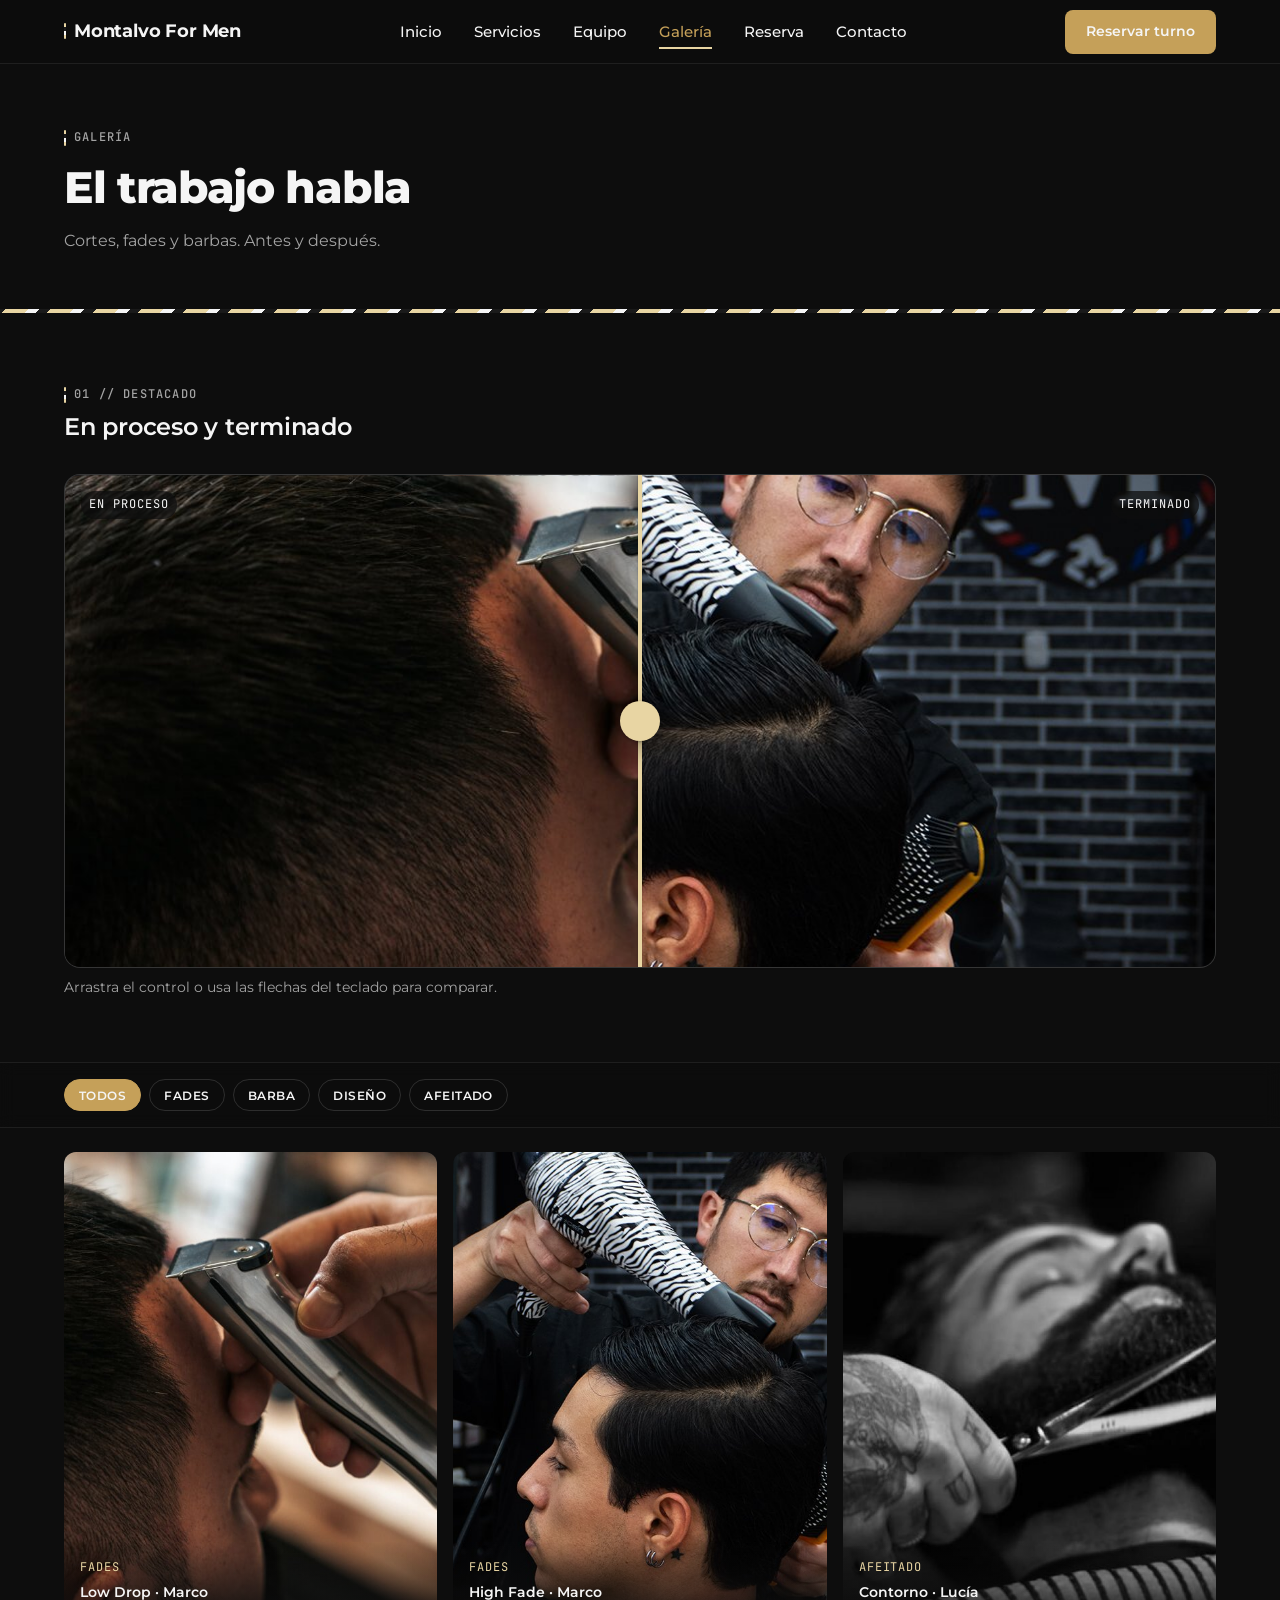
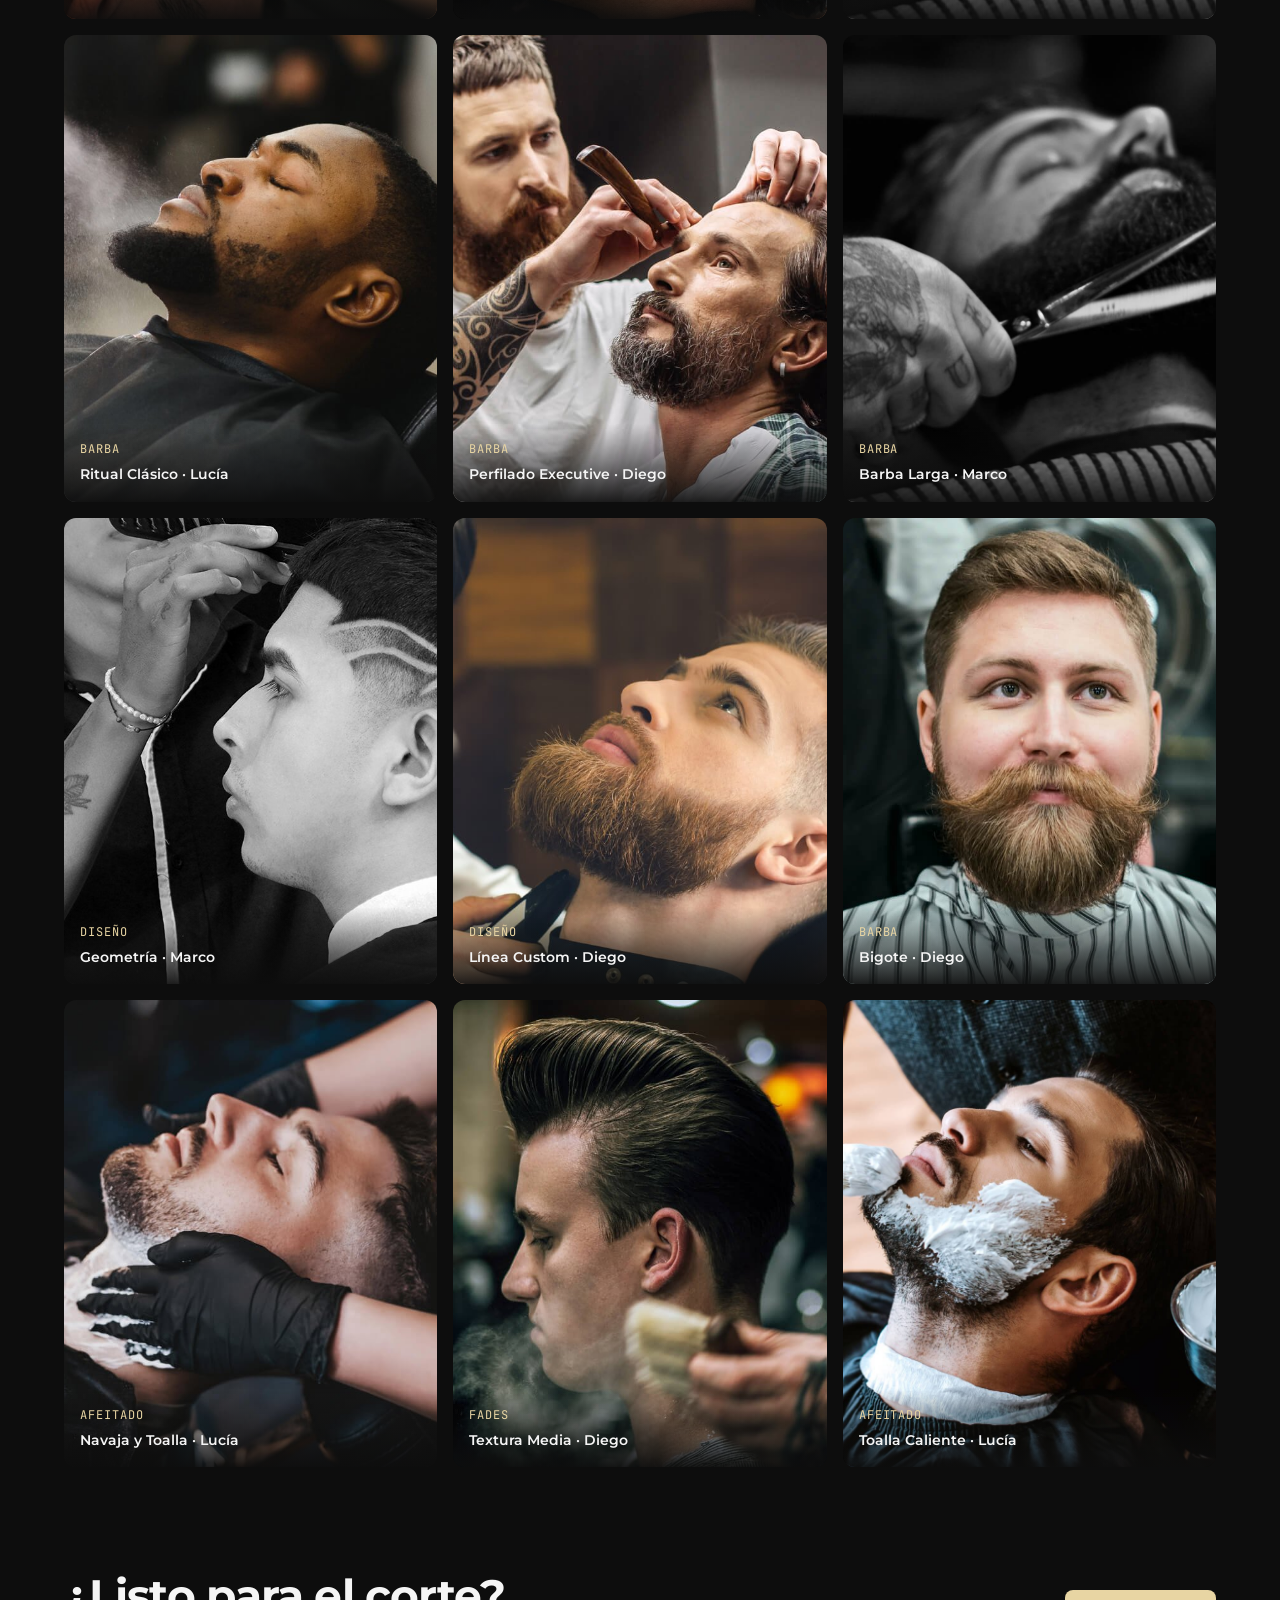
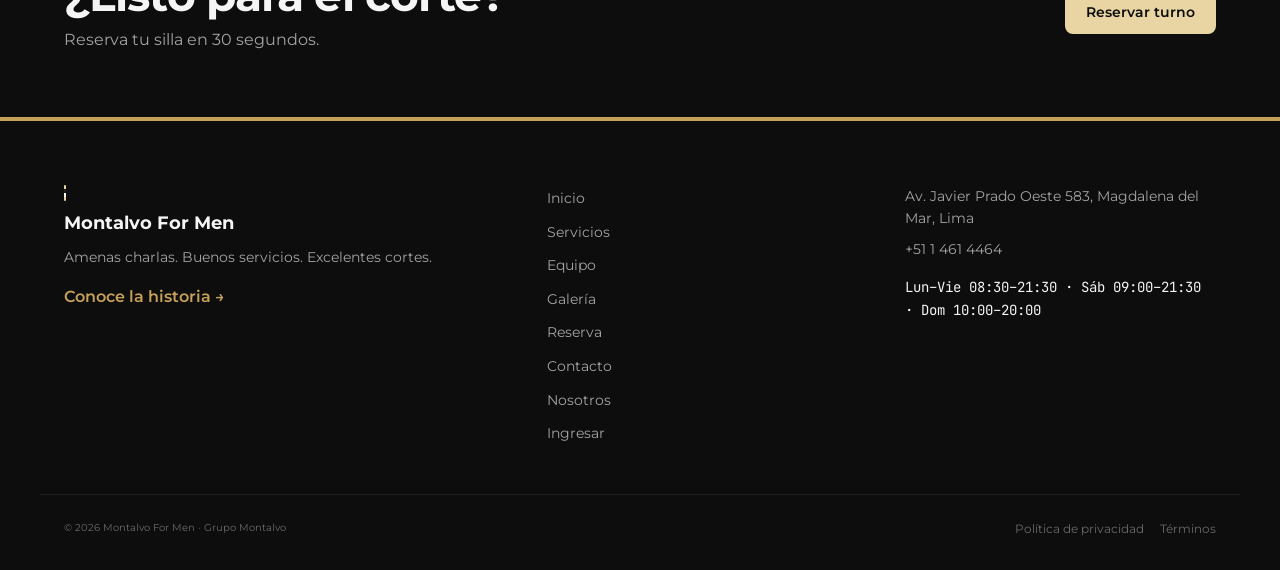
<file: pages/galeria.html>
<!DOCTYPE html>
<html lang="es">
<head>
    <meta charset="UTF-8">
    <meta name="viewport" content="width=device-width, initial-scale=1.0">
    <link rel="stylesheet" href="/styles/styles.css">
    <link rel="preconnect" href="https://fonts.googleapis.com">
    <link rel="preconnect" href="https://fonts.gstatic.com" crossorigin>
    <link href="https://fonts.googleapis.com/css2?family=Montserrat:wght@400;500;600;700;800;900&family=JetBrains+Mono:wght@500&display=swap" rel="stylesheet">
    <title>Galería — Montalvo For Men | Cortes, fades y barbas</title>
    <meta name="description" content="Galería de trabajos de Montalvo For Men: fades, barbas, diseños y afeitado tradicional. Comparador antes y después y filtros por estilo.">
    <link rel="canonical" href="https://montalvobarber.com.pe/galeria">
    <meta property="og:title" content="Galería — Montalvo For Men">
    <meta property="og:description" content="Cortes, fades y barbas. Antes y después.">
    <meta property="og:image" content="https://montalvobarber.com.pe/images/hero.jpg">
    <meta property="og:type" content="website">
    <meta name="theme-color" content="#0D0D0D">
</head>
<body>
    <a href="#main" class="skip-link">Ir a contenido principal</a>
    <header class="topbar" role="banner">
        <div class="topbar__inner container">
            <a class="brand" href="/" aria-label="Montalvo For Men — inicio">
                <span class="brand__pole" aria-hidden="true"></span>
                <span class="brand__wordmark">Montalvo&nbsp;For&nbsp;Men</span>
            </a>
            <nav class="nav" aria-label="Navegación principal">
                <ul class="nav__list">
                    <li><a class="nav__link" href="/">Inicio</a></li>
                    <li><a class="nav__link" href="/servicios">Servicios</a></li>
                    <li><a class="nav__link" href="/equipo">Equipo</a></li>
                    <li><a class="nav__link" href="/galeria" aria-current="page">Galería</a></li>
                    <li><a class="nav__link" href="/reserva">Reserva</a></li>
                    <li><a class="nav__link" href="/contacto">Contacto</a></li>
                </ul>
            </nav>
            <a class="btn btn--primary topbar__cta" href="/reserva">Reservar turno</a>
            <button class="nav-toggle" type="button" aria-expanded="false" aria-controls="mobile-drawer" aria-label="Abrir menú">
                <span aria-hidden="true"></span>
            </button>
        </div>
    </header>

    <div id="mobile-drawer" class="mobile-drawer" role="dialog" aria-modal="true" aria-label="Menú de navegación" hidden>
        <div class="mobile-drawer__overlay" data-drawer-close aria-hidden="true"></div>
        <div class="mobile-drawer__panel">
            <div class="mobile-drawer__head">
                <span class="brand__pole" aria-hidden="true"></span>
                <span class="mobile-drawer__title">Montalvo For Men</span>
                <button class="mobile-drawer__close" type="button" aria-label="Cerrar menú" data-drawer-close>
                    <span aria-hidden="true">×</span>
                </button>
            </div>
            <nav aria-label="Navegación móvil">
                <ul class="mobile-drawer__list">
                    <li><a class="mobile-drawer__link" href="/">Inicio</a></li>
                    <li><a class="mobile-drawer__link" href="/servicios">Servicios</a></li>
                    <li><a class="mobile-drawer__link" href="/equipo">Equipo</a></li>
                    <li><a class="mobile-drawer__link" href="/galeria" aria-current="page">Galería</a></li>
                    <li><a class="mobile-drawer__link" href="/reserva">Reserva</a></li>
                    <li><a class="mobile-drawer__link" href="/contacto">Contacto</a></li>
                </ul>
            </nav>
            <a class="btn btn--accent mobile-drawer__cta" href="/reserva">Reservar turno</a>
        </div>
    </div>

    <main id="main" class="page page--gallery">
        <section class="page-head container" aria-labelledby="gallery-title">
            <p class="eyebrow"><span class="eyebrow__pole" aria-hidden="true"></span>Galería</p>
            <h1 class="page-head__title" id="gallery-title">El trabajo habla</h1>
            <p class="page-head__lede">Cortes, fades y barbas. Antes y después.</p>
        </section>

        <hr class="barber-pole" aria-hidden="true">

        <section class="before-after container" aria-labelledby="ba-title">
            <header class="section-head">
                <p class="eyebrow"><span class="eyebrow__pole" aria-hidden="true"></span>01 // Destacado</p>
                <h2 id="ba-title">En proceso y terminado</h2>
            </header>
            <div class="ba-slider" role="slider" tabindex="0"
                aria-label="Comparación de un fade en proceso y su acabado final"
                aria-valuemin="0" aria-valuemax="100" aria-valuenow="50">
                <img class="ba-slider__after" src="../images/galeria/galeria-fade-soplado.jpg" alt="Resultado terminado: fade degradado con acabado a máquina en Montalvo For Men" width="1170" height="690" loading="lazy"
                    onerror="if(this.src!=='../images/hero.jpg'){this.src='../images/hero.jpg';this.alt='Trabajo de Montalvo For Men';}">
                <div class="ba-slider__before" aria-hidden="true">
                    <img src="../images/galeria/galeria-fade-low-drop.jpg" alt="" width="1170" height="690" loading="lazy"
                        onerror="if(this.src!=='../images/hero.jpg'){this.src='../images/hero.jpg';this.alt='Trabajo de Montalvo For Men';}">
                </div>
                <span class="ba-slider__label ba-slider__label--before" aria-hidden="true">En proceso</span>
                <span class="ba-slider__label ba-slider__label--after" aria-hidden="true">Terminado</span>
                <span class="ba-slider__handle" aria-hidden="true"></span>
            </div>
            <p class="ba-slider__hint">Arrastra el control o usa las flechas del teclado para comparar.</p>
        </section>

        <div class="filters" role="toolbar" aria-label="Filtros de galería">
            <div class="container filters__inner">
                <button class="chip" type="button" data-filter="todos" aria-pressed="true">Todos</button>
                <button class="chip" type="button" data-filter="fades" aria-pressed="false">Fades</button>
                <button class="chip" type="button" data-filter="barba" aria-pressed="false">Barba</button>
                <button class="chip" type="button" data-filter="diseno" aria-pressed="false">Diseño</button>
                <button class="chip" type="button" data-filter="afeitado" aria-pressed="false">Afeitado</button>
            </div>
        </div>

        <section aria-labelledby="grid-title">
            <h2 class="visually-hidden" id="grid-title">Trabajos de Montalvo For Men</h2>
            <ul class="masonry container" role="list">
                <li class="masonry__item" data-category="fades">
                    <img src="../images/galeria/galeria-fade-low-drop.jpg" alt="Fade degradado a máquina con acabado limpio en Montalvo For Men" width="1170" height="690" loading="lazy"
                        onerror="if(this.src!=='../images/hero.jpg'){this.src='../images/hero.jpg';this.alt='Trabajo de Montalvo For Men';}">
                    <p class="masonry__caption"><span class="masonry__tag">Fades</span><span class="masonry__title">Low Drop · Marco</span></p>
                </li>
                <li class="masonry__item" data-category="barba">
                    <img src="../images/galeria/galeria-barba-ritual.jpg" alt="Ritual de barba con toalla caliente y vapor en Montalvo For Men" width="740" height="740" loading="lazy"
                        onerror="if(this.src!=='../images/hero.jpg'){this.src='../images/hero.jpg';this.alt='Trabajo de Montalvo For Men';}">
                    <p class="masonry__caption"><span class="masonry__tag">Barba</span><span class="masonry__title">Ritual Clásico · Lucía</span></p>
                </li>
                <li class="masonry__item" data-category="diseno">
                    <img src="../images/galeria/galeria-diseno-geometria.jpg" alt="Corte con diseño geométrico trazado a máquina, en blanco y negro" width="1170" height="690" loading="lazy"
                        onerror="if(this.src!=='../images/hero.jpg'){this.src='../images/hero.jpg';this.alt='Trabajo de Montalvo For Men';}">
                    <p class="masonry__caption"><span class="masonry__tag">Diseño</span><span class="masonry__title">Geometría · Marco</span></p>
                </li>
                <li class="masonry__item" data-category="afeitado">
                    <img src="../images/galeria/galeria-afeitado-navaja.jpg" alt="Afeitado tradicional con espuma aplicada sobre la barba" width="740" height="740" loading="lazy"
                        onerror="if(this.src!=='../images/hero.jpg'){this.src='../images/hero.jpg';this.alt='Trabajo de Montalvo For Men';}">
                    <p class="masonry__caption"><span class="masonry__tag">Afeitado</span><span class="masonry__title">Navaja y Toalla · Lucía</span></p>
                </li>
                <li class="masonry__item" data-category="fades">
                    <img src="../images/galeria/galeria-fade-soplado.jpg" alt="Acabado con secador y cepillo sobre un fade marcado" width="1170" height="690" loading="lazy"
                        onerror="if(this.src!=='../images/hero.jpg'){this.src='../images/hero.jpg';this.alt='Trabajo de Montalvo For Men';}">
                    <p class="masonry__caption"><span class="masonry__tag">Fades</span><span class="masonry__title">High Fade · Marco</span></p>
                </li>
                <li class="masonry__item" data-category="barba">
                    <img src="../images/galeria/galeria-barba-perfilado.jpg" alt="Perfilado de barba con navaja sobre cliente en el sillón" width="740" height="740" loading="lazy"
                        onerror="if(this.src!=='../images/hero.jpg'){this.src='../images/hero.jpg';this.alt='Trabajo de Montalvo For Men';}">
                    <p class="masonry__caption"><span class="masonry__tag">Barba</span><span class="masonry__title">Perfilado Executive · Diego</span></p>
                </li>
                <li class="masonry__item" data-category="diseno">
                    <img src="../images/galeria/galeria-diseno-linea.jpg" alt="Línea de diseño trazada a máquina, en blanco y negro" width="1170" height="690" loading="lazy"
                        onerror="if(this.src!=='../images/hero.jpg'){this.src='../images/hero.jpg';this.alt='Trabajo de Montalvo For Men';}">
                    <p class="masonry__caption"><span class="masonry__tag">Diseño</span><span class="masonry__title">Línea Custom · Diego</span></p>
                </li>
                <li class="masonry__item" data-category="fades">
                    <img src="../images/galeria/galeria-fade-textura.jpg" alt="Textura y fijación con cepillo sobre un corte degradado" width="740" height="740" loading="lazy"
                        onerror="if(this.src!=='../images/hero.jpg'){this.src='../images/hero.jpg';this.alt='Trabajo de Montalvo For Men';}">
                    <p class="masonry__caption"><span class="masonry__tag">Fades</span><span class="masonry__title">Textura Media · Diego</span></p>
                </li>
                <li class="masonry__item" data-category="afeitado">
                    <img src="../images/galeria/galeria-afeitado-contorno.jpg" alt="Contorno de barba a navaja, en blanco y negro" width="740" height="740" loading="lazy"
                        onerror="if(this.src!=='../images/hero.jpg'){this.src='../images/hero.jpg';this.alt='Trabajo de Montalvo For Men';}">
                    <p class="masonry__caption"><span class="masonry__tag">Afeitado</span><span class="masonry__title">Contorno · Lucía</span></p>
                </li>
                <li class="masonry__item" data-category="barba">
                    <img src="../images/galeria/galeria-barba-larga.jpg" alt="Recorte de barba larga con tijera, en blanco y negro" width="1340" height="960" loading="lazy"
                        onerror="if(this.src!=='../images/hero.jpg'){this.src='../images/hero.jpg';this.alt='Trabajo de Montalvo For Men';}">
                    <p class="masonry__caption"><span class="masonry__tag">Barba</span><span class="masonry__title">Barba Larga · Marco</span></p>
                </li>
                <li class="masonry__item" data-category="barba">
                    <img src="../images/galeria/galeria-barba-bigote.jpg" alt="Bigote y barba perfilados con acabado pulido" width="740" height="740" loading="lazy"
                        onerror="if(this.src!=='../images/hero.jpg'){this.src='../images/hero.jpg';this.alt='Trabajo de Montalvo For Men';}">
                    <p class="masonry__caption"><span class="masonry__tag">Barba</span><span class="masonry__title">Bigote · Diego</span></p>
                </li>
                <li class="masonry__item" data-category="afeitado">
                    <img src="../images/galeria/galeria-afeitado-toalla.jpg" alt="Espuma y brocha para el afeitado con toalla caliente" width="1340" height="960" loading="lazy"
                        onerror="if(this.src!=='../images/hero.jpg'){this.src='../images/hero.jpg';this.alt='Trabajo de Montalvo For Men';}">
                    <p class="masonry__caption"><span class="masonry__tag">Afeitado</span><span class="masonry__title">Toalla Caliente · Lucía</span></p>
                </li>
            </ul>
        </section>

        <aside class="cta-band" aria-labelledby="gallery-cta">
            <div class="container cta-band__inner">
                <div>
                    <h2 class="cta-band__title" id="gallery-cta">¿Listo para el corte?</h2>
                    <p class="cta-band__text">Reserva tu silla en 30 segundos.</p>
                </div>
                <a class="btn btn--accent" href="/reserva">Reservar turno</a>
            </div>
        </aside>
    </main>

    <footer class="site-footer" role="contentinfo">
        <div class="container site-footer__grid">
            <div class="site-footer__brand">
                <span class="brand__pole" aria-hidden="true"></span>
                <p class="site-footer__wordmark">Montalvo&nbsp;For&nbsp;Men</p>
                <p class="site-footer__tagline">Amenas charlas. Buenos servicios. Excelentes cortes.</p>
                <a class="site-footer__about" href="/nosotros">Conoce la historia →</a>
            </div>

            <nav class="site-footer__nav" aria-label="Navegación secundaria">
                <ul>
                    <li><a href="/">Inicio</a></li>
                    <li><a href="/servicios">Servicios</a></li>
                    <li><a href="/equipo">Equipo</a></li>
                    <li><a href="/galeria">Galería</a></li>
                    <li><a href="/reserva">Reserva</a></li>
                    <li><a href="/contacto">Contacto</a></li>
                    <li><a href="/nosotros">Nosotros</a></li>
                    <li><a href="/login">Ingresar</a></li>
                </ul>
            </nav>

            <address class="site-footer__contact">
                <p>Av. Javier Prado Oeste 583, Magdalena del Mar, Lima</p>
                <p><a href="tel:+5114614464">+51 1 461 4464</a></p>
                <p class="site-footer__hours"><span>Lun–Vie 08:30–21:30</span> · <span>Sáb 09:00–21:30</span> · <span>Dom 10:00–20:00</span></p>
            </address>
        </div>

        <div class="site-footer__legal container">
            <small>&copy; 2026 Montalvo For Men · Grupo Montalvo</small>
            <ul>
                <li><a href="#">Política de privacidad</a></li>
                <li><a href="#">Términos</a></li>
            </ul>
        </div>
    </footer>

    <script src="/scripts/main.js"></script>
    <script src="/scripts/galeria.js"></script>
</body>
</html>
</file>
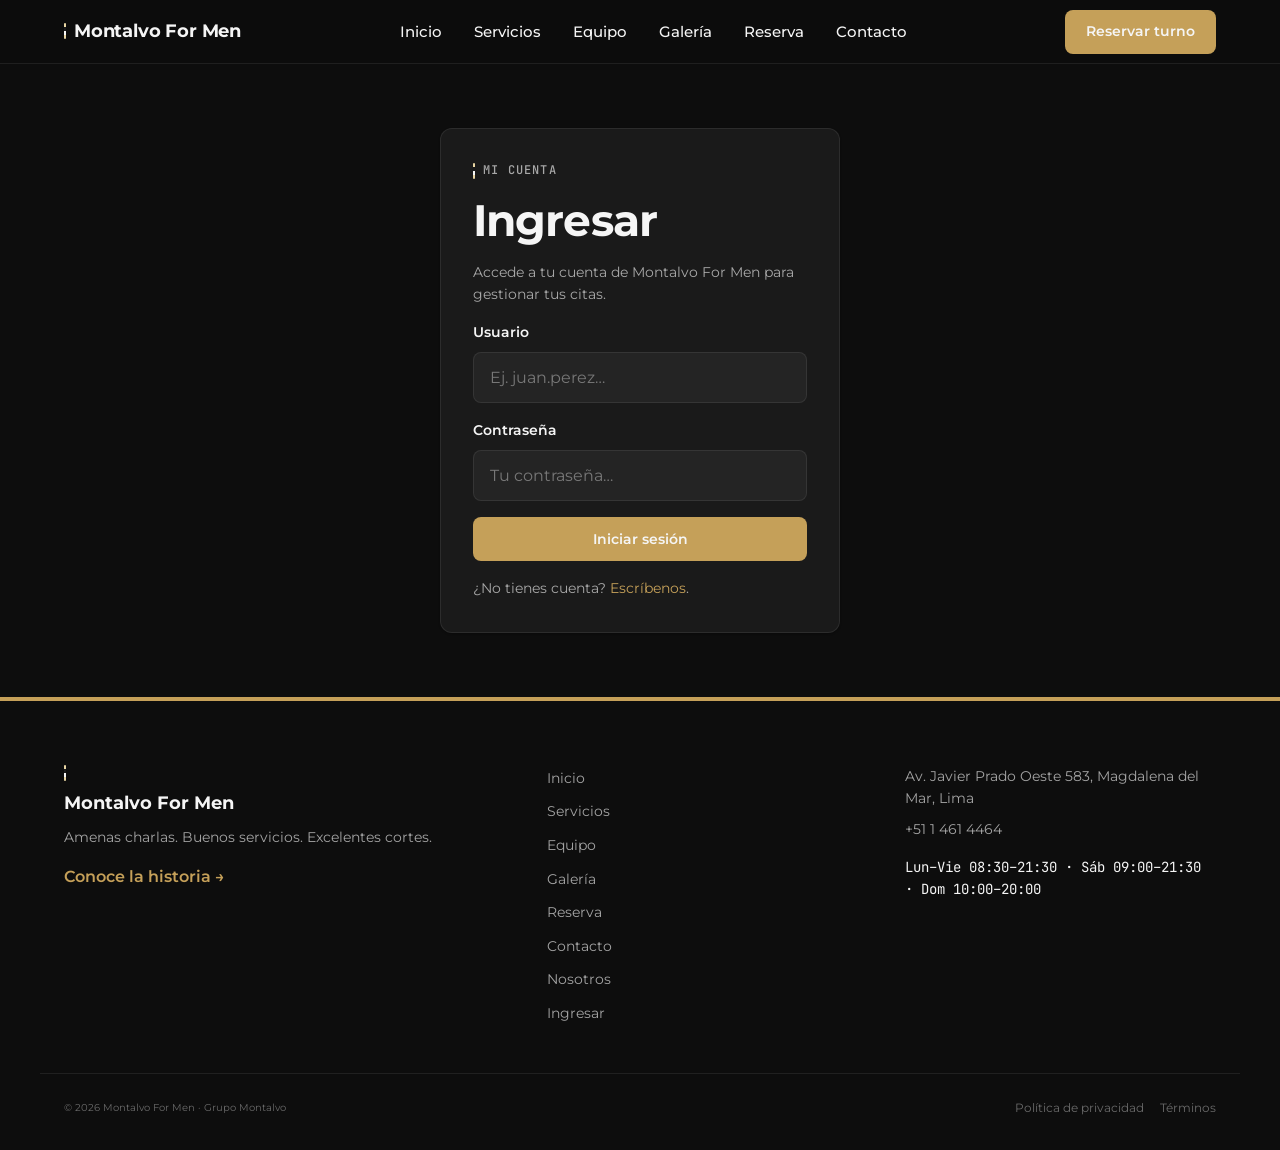
<file: pages/login.html>
<!DOCTYPE html>
<html lang="es">
<head>
    <meta charset="UTF-8">
    <meta name="viewport" content="width=device-width, initial-scale=1.0">
    <link rel="stylesheet" href="/styles/styles.css">
    <link rel="preconnect" href="https://fonts.googleapis.com">
    <link rel="preconnect" href="https://fonts.gstatic.com" crossorigin>
    <link href="https://fonts.googleapis.com/css2?family=Montserrat:wght@400;500;600;700;800;900&family=JetBrains+Mono:wght@500&display=swap" rel="stylesheet">
    <title>Ingresar — Montalvo For Men</title>
    <meta name="description" content="Accede a tu cuenta de Montalvo For Men para gestionar tus citas y preferencias.">
    <link rel="canonical" href="https://montalvobarber.com.pe/login">
    <meta property="og:title" content="Ingresar — Montalvo For Men">
    <meta property="og:description" content="Accede a tu cuenta de Montalvo For Men para gestionar tus citas.">
    <meta property="og:image" content="https://montalvobarber.com.pe/images/hero.jpg">
    <meta property="og:type" content="website">
    <meta name="theme-color" content="#0D0D0D">
</head>
<body>
    <a href="#main" class="skip-link">Ir a contenido principal</a>
    <header class="topbar" role="banner">
        <div class="topbar__inner container">
            <a class="brand" href="/" aria-label="Montalvo For Men — inicio">
                <span class="brand__pole" aria-hidden="true"></span>
                <span class="brand__wordmark">Montalvo&nbsp;For&nbsp;Men</span>
            </a>
            <nav class="nav" aria-label="Navegación principal">
                <ul class="nav__list">
                    <li><a class="nav__link" href="/">Inicio</a></li>
                    <li><a class="nav__link" href="/servicios">Servicios</a></li>
                    <li><a class="nav__link" href="/equipo">Equipo</a></li>
                    <li><a class="nav__link" href="/galeria">Galería</a></li>
                    <li><a class="nav__link" href="/reserva">Reserva</a></li>
                    <li><a class="nav__link" href="/contacto">Contacto</a></li>
                </ul>
            </nav>
            <a class="btn btn--primary topbar__cta" href="/reserva">Reservar turno</a>
            <button class="nav-toggle" type="button" aria-expanded="false" aria-controls="mobile-drawer" aria-label="Abrir menú">
                <span aria-hidden="true"></span>
            </button>
        </div>
    </header>

    <div id="mobile-drawer" class="mobile-drawer" role="dialog" aria-modal="true" aria-label="Menú de navegación" hidden>
        <div class="mobile-drawer__overlay" data-drawer-close aria-hidden="true"></div>
        <div class="mobile-drawer__panel">
            <div class="mobile-drawer__head">
                <span class="brand__pole" aria-hidden="true"></span>
                <span class="mobile-drawer__title">Montalvo For Men</span>
                <button class="mobile-drawer__close" type="button" aria-label="Cerrar menú" data-drawer-close>
                    <span aria-hidden="true">×</span>
                </button>
            </div>
            <nav aria-label="Navegación móvil">
                <ul class="mobile-drawer__list">
                    <li><a class="mobile-drawer__link" href="/">Inicio</a></li>
                    <li><a class="mobile-drawer__link" href="/servicios">Servicios</a></li>
                    <li><a class="mobile-drawer__link" href="/equipo">Equipo</a></li>
                    <li><a class="mobile-drawer__link" href="/galeria">Galería</a></li>
                    <li><a class="mobile-drawer__link" href="/reserva">Reserva</a></li>
                    <li><a class="mobile-drawer__link" href="/contacto">Contacto</a></li>
                </ul>
            </nav>
            <a class="btn btn--accent mobile-drawer__cta" href="/reserva">Reservar turno</a>
        </div>
    </div>

    <main id="main" class="page page--login">
        <section class="login container" aria-labelledby="login-title">
            <div class="login__card">
                <p class="eyebrow"><span class="eyebrow__pole" aria-hidden="true"></span>Mi cuenta</p>
                <h1 id="login-title">Ingresar</h1>
                <p class="login__lede">Accede a tu cuenta de Montalvo For Men para gestionar tus citas.</p>
                <form action="#" method="post">
                    <div class="field">
                        <label for="username">Usuario</label>
                        <input id="username" name="username" type="text" autocomplete="username" placeholder="Ej. juan.perez…" required>
                    </div>
                    <div class="field">
                        <label for="password">Contraseña</label>
                        <input id="password" name="password" type="password" autocomplete="current-password" placeholder="Tu contraseña…" required minlength="8">
                    </div>
                    <button class="btn btn--primary login__submit" type="submit">Iniciar sesión</button>
                </form>
                <p class="login__note">¿No tienes cuenta? <a href="/contacto">Escríbenos</a>.</p>
            </div>
        </section>
    </main>

    <footer class="site-footer" role="contentinfo">
        <div class="container site-footer__grid">
            <div class="site-footer__brand">
                <span class="brand__pole" aria-hidden="true"></span>
                <p class="site-footer__wordmark">Montalvo&nbsp;For&nbsp;Men</p>
                <p class="site-footer__tagline">Amenas charlas. Buenos servicios. Excelentes cortes.</p>
                <a class="site-footer__about" href="/nosotros">Conoce la historia →</a>
            </div>

            <nav class="site-footer__nav" aria-label="Navegación secundaria">
                <ul>
                    <li><a href="/">Inicio</a></li>
                    <li><a href="/servicios">Servicios</a></li>
                    <li><a href="/equipo">Equipo</a></li>
                    <li><a href="/galeria">Galería</a></li>
                    <li><a href="/reserva">Reserva</a></li>
                    <li><a href="/contacto">Contacto</a></li>
                    <li><a href="/nosotros">Nosotros</a></li>
                    <li><a href="/login">Ingresar</a></li>
                </ul>
            </nav>

            <address class="site-footer__contact">
                <p>Av. Javier Prado Oeste 583, Magdalena del Mar, Lima</p>
                <p><a href="tel:+5114614464">+51 1 461 4464</a></p>
                <p class="site-footer__hours"><span>Lun–Vie 08:30–21:30</span> · <span>Sáb 09:00–21:30</span> · <span>Dom 10:00–20:00</span></p>
            </address>
        </div>

        <div class="site-footer__legal container">
            <small>&copy; 2026 Montalvo For Men · Grupo Montalvo</small>
            <ul>
                <li><a href="#">Política de privacidad</a></li>
                <li><a href="#">Términos</a></li>
            </ul>
        </div>
    </footer>

    <script src="/scripts/main.js"></script>
</body>
</html>
</file>
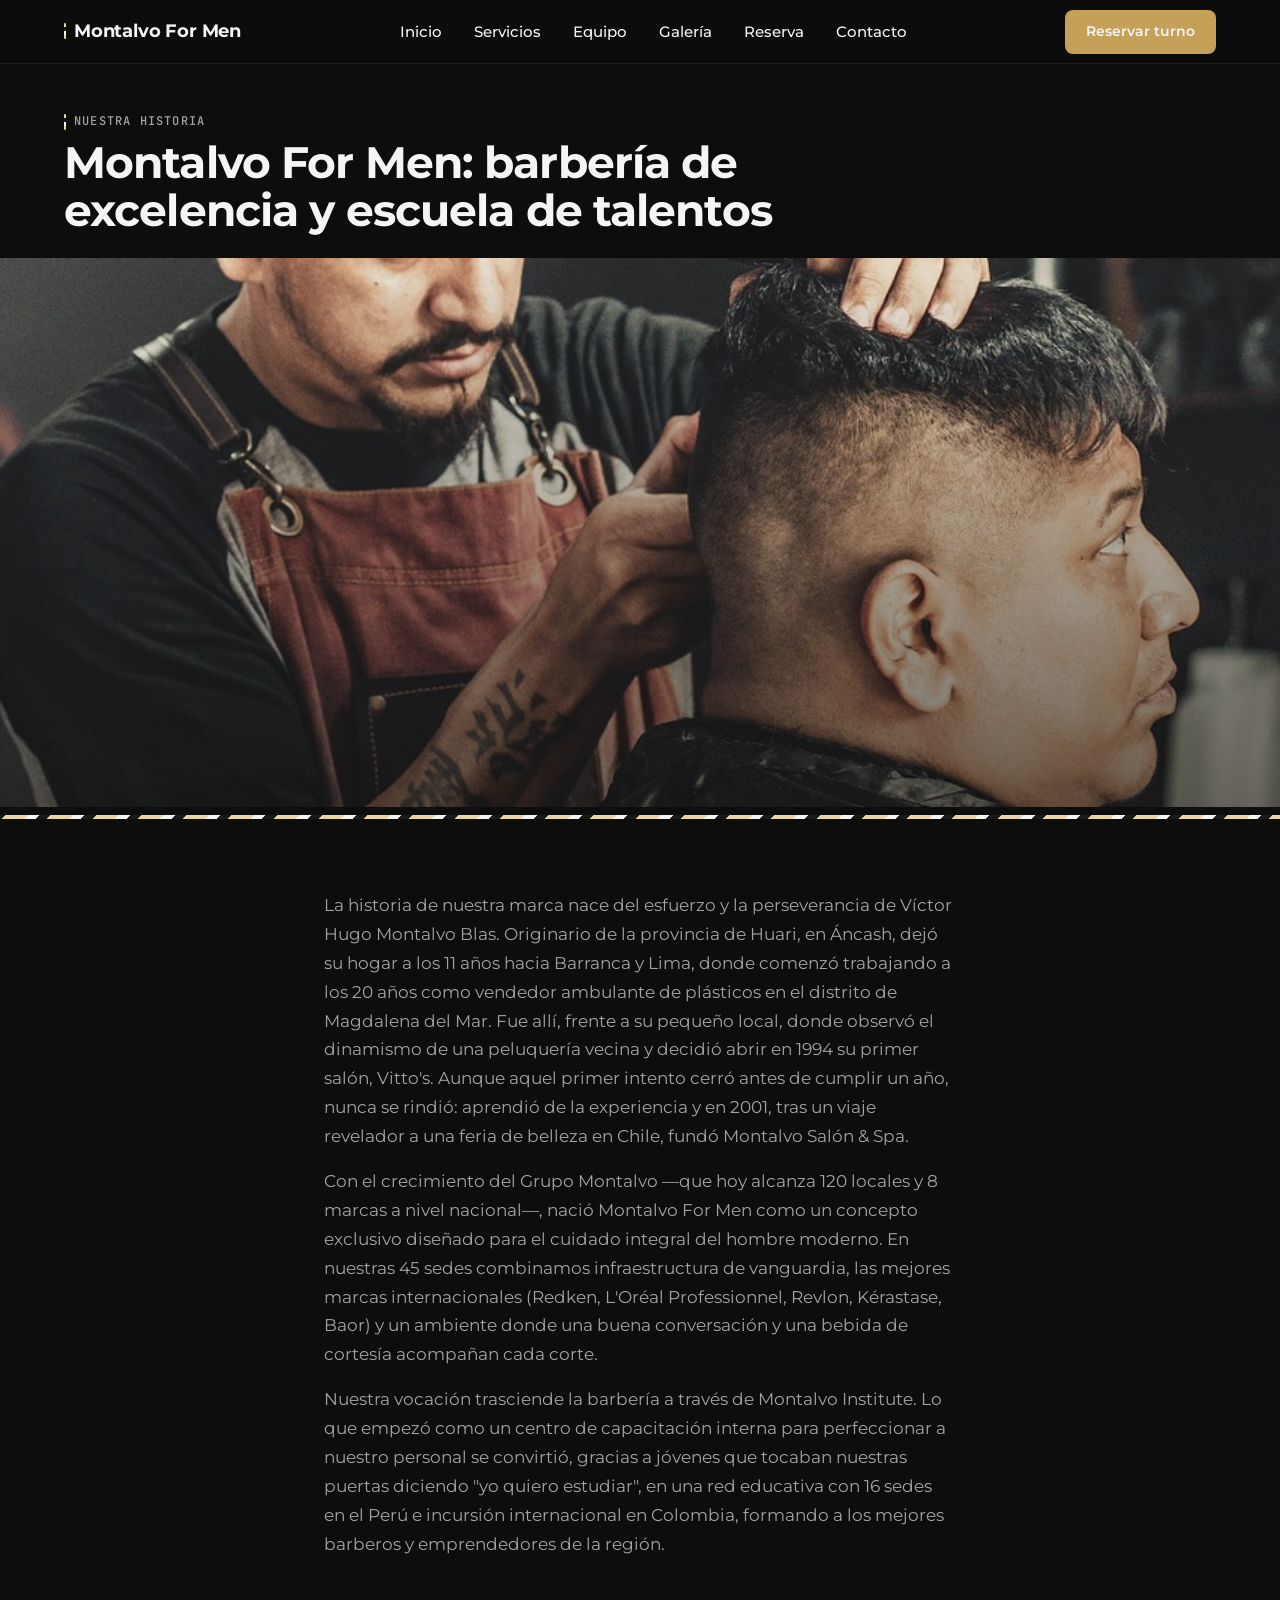
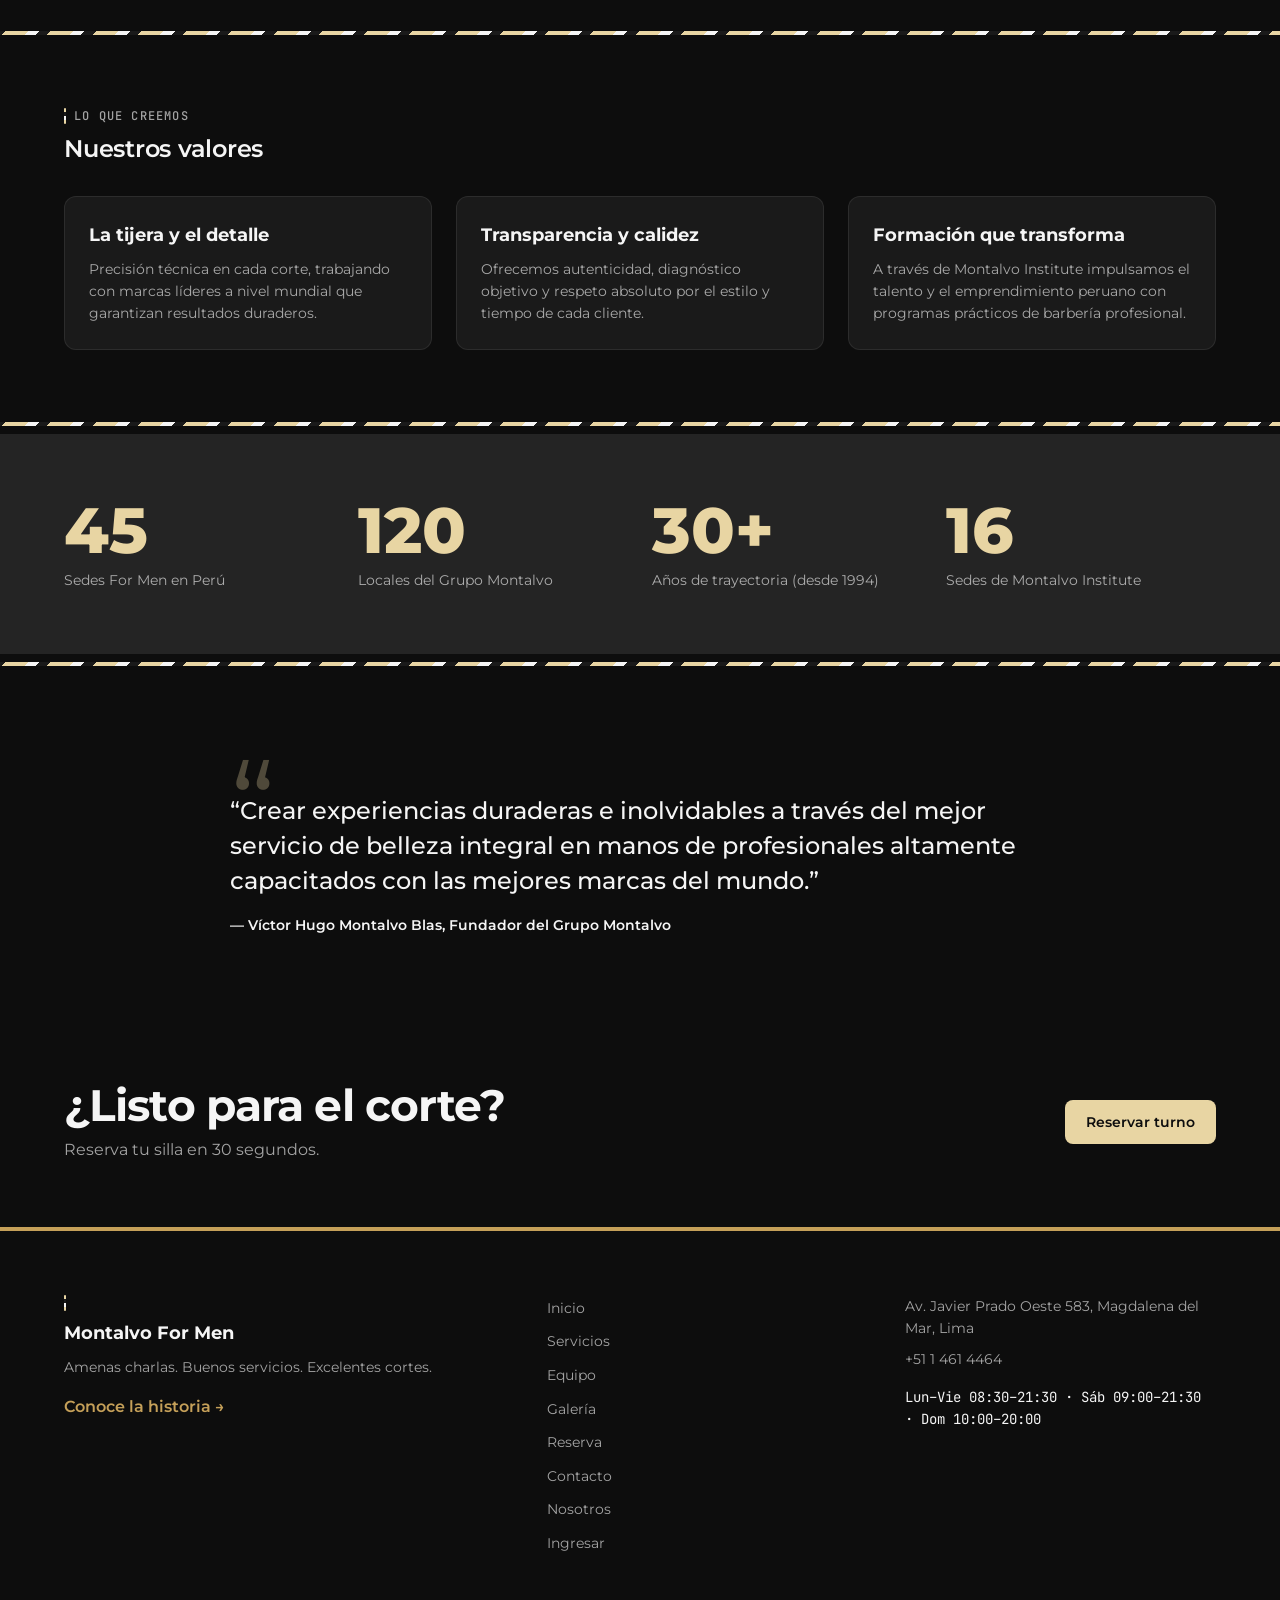
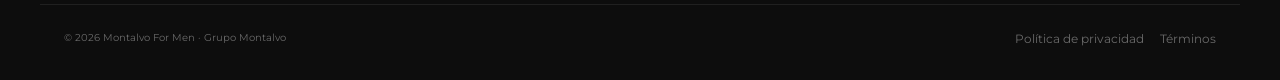
<file: pages/nosotros.html>
<!DOCTYPE html>
<html lang="es">
<head>
    <meta charset="UTF-8">
    <meta name="viewport" content="width=device-width, initial-scale=1.0">
    <link rel="stylesheet" href="/styles/styles.css">
    <link rel="preconnect" href="https://fonts.googleapis.com">
    <link rel="preconnect" href="https://fonts.gstatic.com" crossorigin>
    <link href="https://fonts.googleapis.com/css2?family=Montserrat:wght@400;500;600;700;800;900&family=JetBrains+Mono:wght@500&display=swap" rel="stylesheet">
    <title>Nosotros — Montalvo For Men | Historia y valores</title>
    <meta name="description" content="La historia de Montalvo For Men: de Vitto's en 1994 a 45 sedes de barbería masculina en Perú. Valores, métricas y la cita de nuestro fundador.">
    <link rel="canonical" href="https://montalvobarber.com.pe/nosotros">
    <meta property="og:title" content="Nosotros — Montalvo For Men">
    <meta property="og:description" content="Barbería de excelencia y escuela de talentos. Nuestra historia desde 1994.">
    <meta property="og:image" content="https://montalvobarber.com.pe/images/hero.jpg">
    <meta property="og:type" content="website">
    <meta name="theme-color" content="#0D0D0D">
</head>
<body>
    <a href="#main" class="skip-link">Ir a contenido principal</a>
    <header class="topbar" role="banner">
        <div class="topbar__inner container">
            <a class="brand" href="/" aria-label="Montalvo For Men — inicio">
                <span class="brand__pole" aria-hidden="true"></span>
                <span class="brand__wordmark">Montalvo&nbsp;For&nbsp;Men</span>
            </a>
            <nav class="nav" aria-label="Navegación principal">
                <ul class="nav__list">
                    <li><a class="nav__link" href="/">Inicio</a></li>
                    <li><a class="nav__link" href="/servicios">Servicios</a></li>
                    <li><a class="nav__link" href="/equipo">Equipo</a></li>
                    <li><a class="nav__link" href="/galeria">Galería</a></li>
                    <li><a class="nav__link" href="/reserva">Reserva</a></li>
                    <li><a class="nav__link" href="/contacto">Contacto</a></li>
                </ul>
            </nav>
            <a class="btn btn--primary topbar__cta" href="/reserva">Reservar turno</a>
            <button class="nav-toggle" type="button" aria-expanded="false" aria-controls="mobile-drawer" aria-label="Abrir menú">
                <span aria-hidden="true"></span>
            </button>
        </div>
    </header>

    <div id="mobile-drawer" class="mobile-drawer" role="dialog" aria-modal="true" aria-label="Menú de navegación" hidden>
        <div class="mobile-drawer__overlay" data-drawer-close aria-hidden="true"></div>
        <div class="mobile-drawer__panel">
            <div class="mobile-drawer__head">
                <span class="brand__pole" aria-hidden="true"></span>
                <span class="mobile-drawer__title">Montalvo For Men</span>
                <button class="mobile-drawer__close" type="button" aria-label="Cerrar menú" data-drawer-close>
                    <span aria-hidden="true">×</span>
                </button>
            </div>
            <nav aria-label="Navegación móvil">
                <ul class="mobile-drawer__list">
                    <li><a class="mobile-drawer__link" href="/">Inicio</a></li>
                    <li><a class="mobile-drawer__link" href="/servicios">Servicios</a></li>
                    <li><a class="mobile-drawer__link" href="/equipo">Equipo</a></li>
                    <li><a class="mobile-drawer__link" href="/galeria">Galería</a></li>
                    <li><a class="mobile-drawer__link" href="/reserva">Reserva</a></li>
                    <li><a class="mobile-drawer__link" href="/contacto">Contacto</a></li>

                </ul>
            </nav>
            <a class="btn btn--accent mobile-drawer__cta" href="/reserva">Reservar turno</a>
        </div>
    </div>

    <main id="main" class="page page--about">
        <section class="editorial-hero container" aria-labelledby="about-title">
            <p class="eyebrow"><span class="eyebrow__pole" aria-hidden="true"></span>Nuestra historia</p>
            <h1 id="about-title">Montalvo For Men: barbería de excelencia y escuela de talentos</h1>
        </section>

        <figure class="ambient">
            <img src="../images/hero.jpg" alt="Interior moderno de una sede de Montalvo For Men en Lima con sillones de barbería profesional" width="1280" height="548" loading="lazy"
                onerror="if(this.src!=='../images/barber-cut.jpg'){this.src='../images/barber-cut.jpg';this.alt='Interior de una sede de Montalvo For Men';}">
        </figure>

        <hr class="barber-pole" aria-hidden="true">

        <article class="narrative container">
            <p>La historia de nuestra marca nace del esfuerzo y la perseverancia de Víctor Hugo Montalvo Blas. Originario de la provincia de Huari, en Áncash, dejó su hogar a los 11 años hacia Barranca y Lima, donde comenzó trabajando a los 20 años como vendedor ambulante de plásticos en el distrito de Magdalena del Mar. Fue allí, frente a su pequeño local, donde observó el dinamismo de una peluquería vecina y decidió abrir en 1994 su primer salón, Vitto's. Aunque aquel primer intento cerró antes de cumplir un año, nunca se rindió: aprendió de la experiencia y en 2001, tras un viaje revelador a una feria de belleza en Chile, fundó Montalvo Salón &amp; Spa.</p>
            <p>Con el crecimiento del Grupo Montalvo —que hoy alcanza 120 locales y 8 marcas a nivel nacional—, nació Montalvo For Men como un concepto exclusivo diseñado para el cuidado integral del hombre moderno. En nuestras 45 sedes combinamos infraestructura de vanguardia, las mejores marcas internacionales (Redken, L'Oréal Professionnel, Revlon, Kérastase, Baor) y un ambiente donde una buena conversación y una bebida de cortesía acompañan cada corte.</p>
            <p>Nuestra vocación trasciende la barbería a través de Montalvo Institute. Lo que empezó como un centro de capacitación interna para perfeccionar a nuestro personal se convirtió, gracias a jóvenes que tocaban nuestras puertas diciendo "yo quiero estudiar", en una red educativa con 16 sedes en el Perú e incursión internacional en Colombia, formando a los mejores barberos y emprendedores de la región.</p>
        </article>

        <hr class="barber-pole" aria-hidden="true">

        <section class="values container" aria-labelledby="values-title">
            <header class="section-head">
                <p class="eyebrow"><span class="eyebrow__pole" aria-hidden="true"></span>Lo que creemos</p>
                <h2 id="values-title">Nuestros valores</h2>
            </header>
            <ul class="values__grid" role="list">
                <li class="value-card">
                    <h3>La tijera y el detalle</h3>
                    <p>Precisión técnica en cada corte, trabajando con marcas líderes a nivel mundial que garantizan resultados duraderos.</p>
                </li>
                <li class="value-card">
                    <h3>Transparencia y calidez</h3>
                    <p>Ofrecemos autenticidad, diagnóstico objetivo y respeto absoluto por el estilo y tiempo de cada cliente.</p>
                </li>
                <li class="value-card">
                    <h3>Formación que transforma</h3>
                    <p>A través de Montalvo Institute impulsamos el talento y el emprendimiento peruano con programas prácticos de barbería profesional.</p>
                </li>
            </ul>
        </section>

        <hr class="barber-pole" aria-hidden="true">

        <section class="stats" aria-labelledby="stats-title">
            <h2 class="visually-hidden" id="stats-title">Montalvo For Men en cifras</h2>
            <ul class="stats__grid container" role="list">
                <li><span class="stats__num">45</span><span class="stats__label">Sedes For Men en Perú</span></li>
                <li><span class="stats__num">120</span><span class="stats__label">Locales del Grupo Montalvo</span></li>
                <li><span class="stats__num">30+</span><span class="stats__label">Años de trayectoria (desde 1994)</span></li>
                <li><span class="stats__num">16</span><span class="stats__label">Sedes de Montalvo Institute</span></li>
            </ul>
        </section>

        <hr class="barber-pole" aria-hidden="true">

        <figure class="founder-quote container">
            <blockquote class="founder-quote__text">
                <p>“Crear experiencias duraderas e inolvidables a través del mejor servicio de belleza integral en manos de profesionales altamente capacitados con las mejores marcas del mundo.”</p>
                <footer><cite>— Víctor Hugo Montalvo Blas, Fundador del Grupo Montalvo</cite></footer>
            </blockquote>
        </figure>

        <aside class="cta-band" aria-labelledby="about-cta">
            <div class="container cta-band__inner">
                <div>
                    <h2 class="cta-band__title" id="about-cta">¿Listo para el corte?</h2>
                    <p class="cta-band__text">Reserva tu silla en 30 segundos.</p>
                </div>
                <a class="btn btn--accent" href="/reserva">Reservar turno</a>
            </div>
        </aside>
    </main>

    <footer class="site-footer" role="contentinfo">
        <div class="container site-footer__grid">
            <div class="site-footer__brand">
                <span class="brand__pole" aria-hidden="true"></span>
                <p class="site-footer__wordmark">Montalvo&nbsp;For&nbsp;Men</p>
                <p class="site-footer__tagline">Amenas charlas. Buenos servicios. Excelentes cortes.</p>
                <a class="site-footer__about" href="/nosotros">Conoce la historia →</a>
            </div>

            <nav class="site-footer__nav" aria-label="Navegación secundaria">
                <ul>
                    <li><a href="/">Inicio</a></li>
                    <li><a href="/servicios">Servicios</a></li>
                    <li><a href="/equipo">Equipo</a></li>
                    <li><a href="/galeria">Galería</a></li>
                    <li><a href="/reserva">Reserva</a></li>
                    <li><a href="/contacto">Contacto</a></li>
                    <li><a href="/nosotros">Nosotros</a></li>
                    <li><a href="/login">Ingresar</a></li>
                </ul>
            </nav>

            <address class="site-footer__contact">
                <p>Av. Javier Prado Oeste 583, Magdalena del Mar, Lima</p>
                <p><a href="tel:+5114614464">+51 1 461 4464</a></p>
                <p class="site-footer__hours"><span>Lun–Vie 08:30–21:30</span> · <span>Sáb 09:00–21:30</span> · <span>Dom 10:00–20:00</span></p>
            </address>
        </div>

        <div class="site-footer__legal container">
            <small>&copy; 2026 Montalvo For Men · Grupo Montalvo</small>
            <ul>
                <li><a href="#">Política de privacidad</a></li>
                <li><a href="#">Términos</a></li>
            </ul>
        </div>
    </footer>

    <script src="/scripts/main.js"></script>
</body>
</html>
</file>
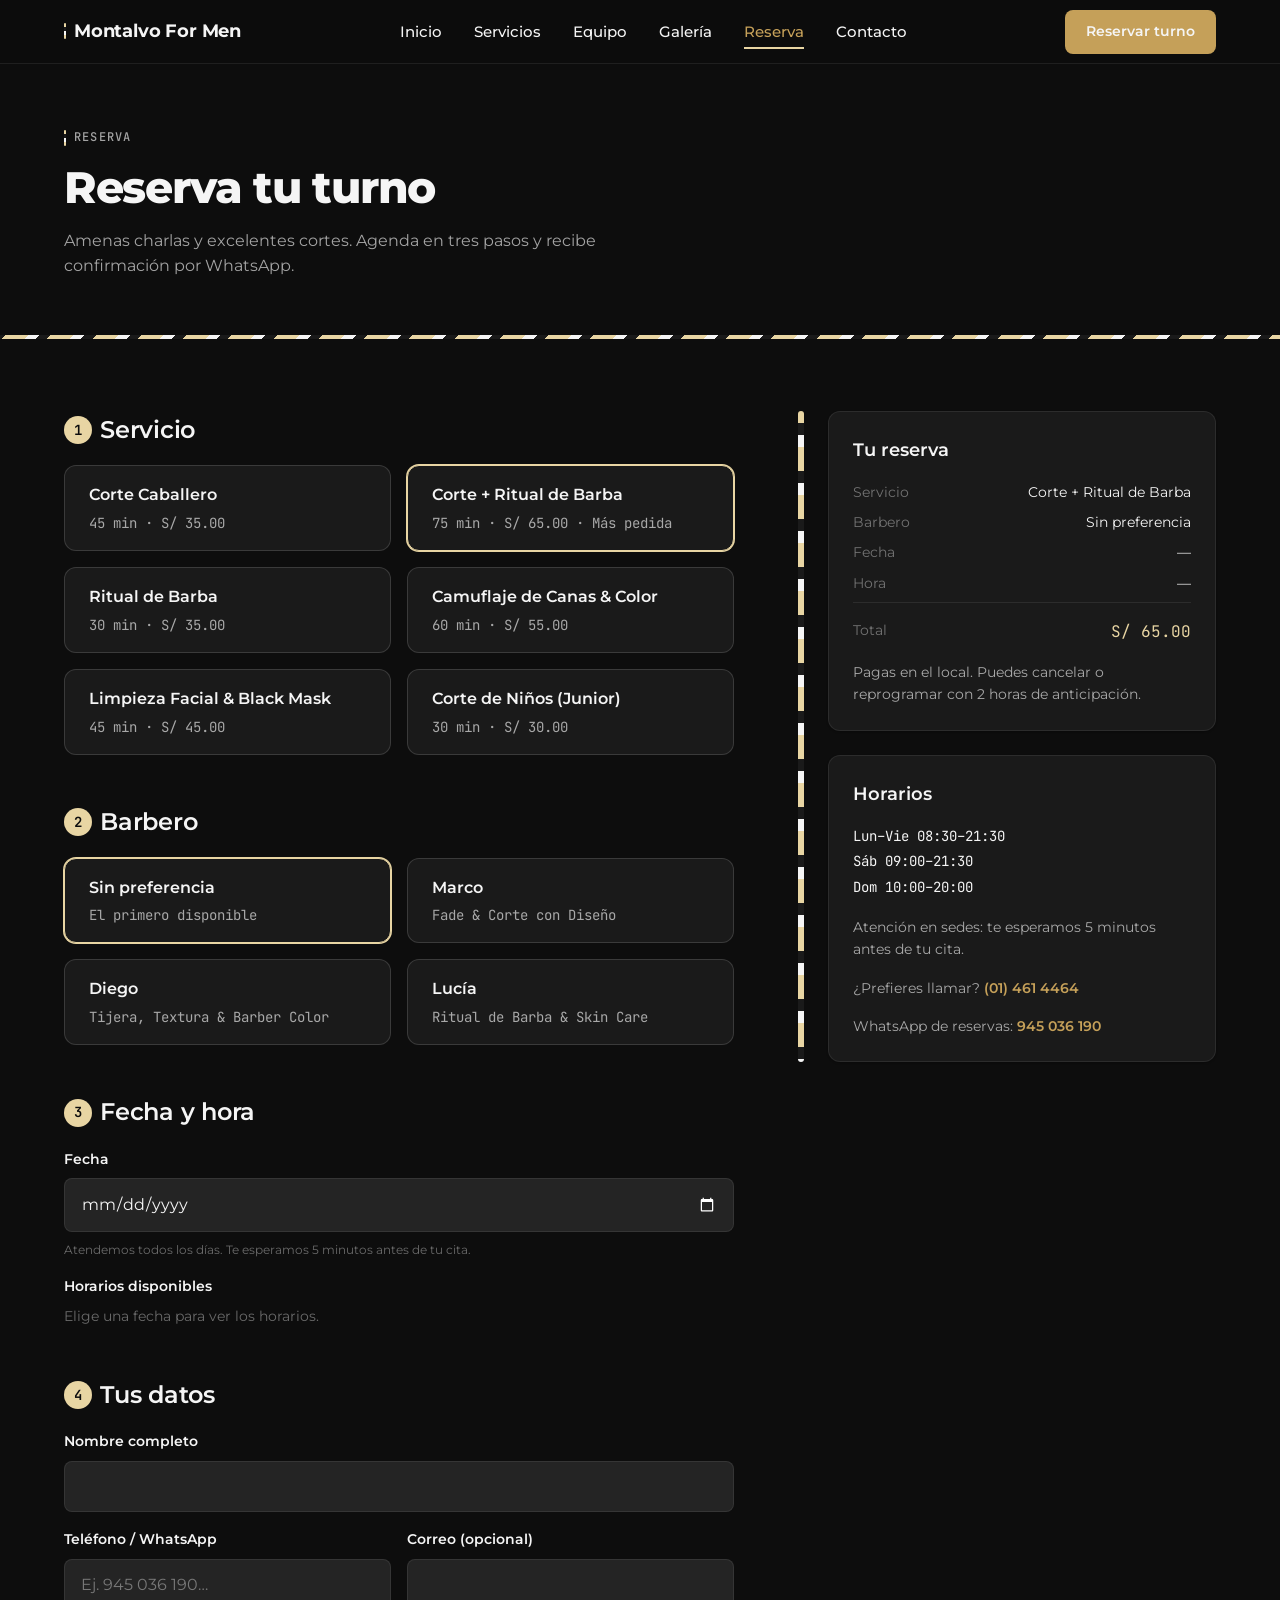
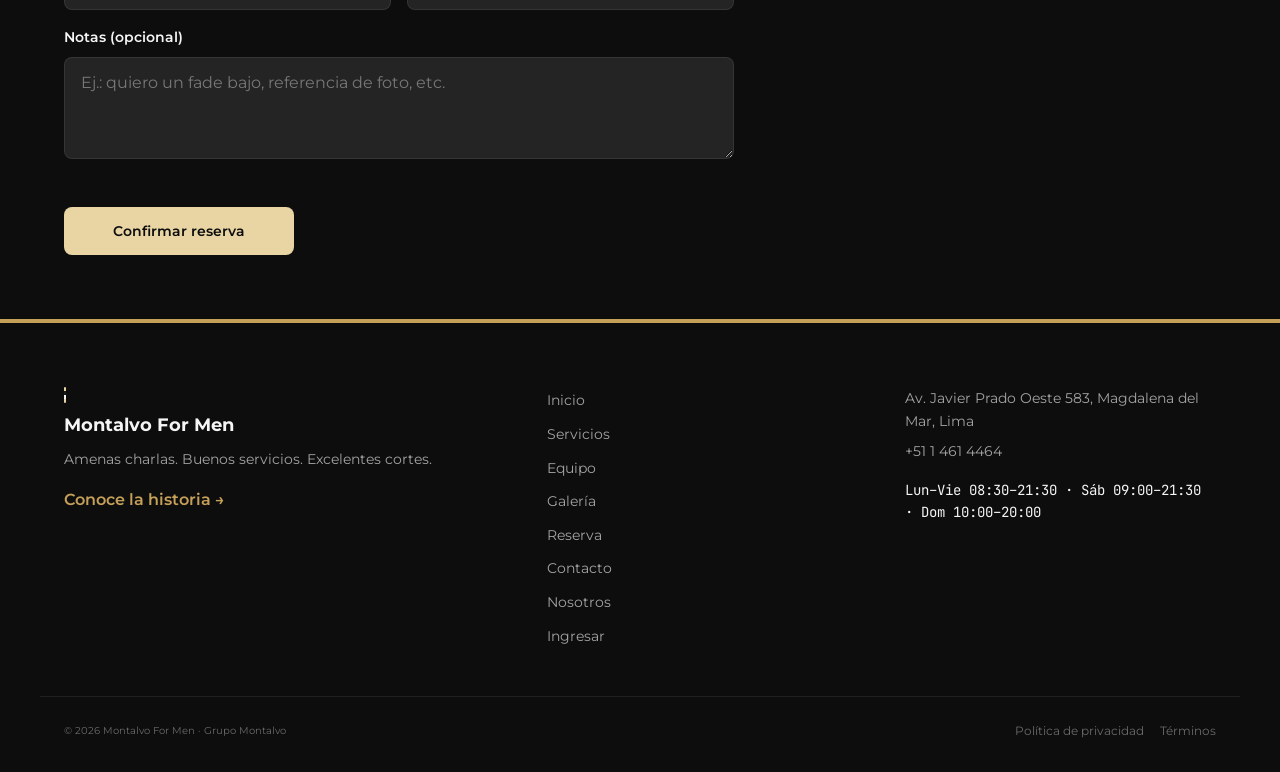
<file: pages/reserva.html>
<!DOCTYPE html>
<html lang="es">
<head>
    <meta charset="UTF-8">
    <meta name="viewport" content="width=device-width, initial-scale=1.0">
    <link rel="stylesheet" href="/styles/styles.css">
    <link rel="preconnect" href="https://fonts.googleapis.com">
    <link rel="preconnect" href="https://fonts.gstatic.com" crossorigin>
    <link href="https://fonts.googleapis.com/css2?family=Montserrat:wght@400;500;600;700;800;900&family=JetBrains+Mono:wght@500&display=swap" rel="stylesheet">
    <title>Reserva tu turno — Montalvo For Men</title>
    <meta name="description" content="Reserva tu turno en Montalvo For Men en 30 segundos. Elige servicio, barbero, fecha y hora entre nuestras 45 sedes en Perú.">
    <link rel="canonical" href="https://montalvobarber.com.pe/reserva">
    <meta property="og:title" content="Reserva tu turno — Montalvo For Men">
    <meta property="og:description" content="Amenas charlas y excelentes cortes. Elige servicio, barbero, fecha y hora.">
    <meta property="og:image" content="https://montalvobarber.com.pe/images/hero.jpg">
    <meta property="og:type" content="website">
    <meta name="theme-color" content="#0D0D0D">
</head>
<body>
    <a href="#main" class="skip-link">Ir a contenido principal</a>
    <header class="topbar" role="banner">
        <div class="topbar__inner container">
            <a class="brand" href="/" aria-label="Montalvo For Men — inicio">
                <span class="brand__pole" aria-hidden="true"></span>
                <span class="brand__wordmark">Montalvo&nbsp;For&nbsp;Men</span>
            </a>
            <nav class="nav" aria-label="Navegación principal">
                <ul class="nav__list">
                    <li><a class="nav__link" href="/">Inicio</a></li>
                    <li><a class="nav__link" href="/servicios">Servicios</a></li>
                    <li><a class="nav__link" href="/equipo">Equipo</a></li>
                    <li><a class="nav__link" href="/galeria">Galería</a></li>
                    <li><a class="nav__link" href="/reserva" aria-current="page">Reserva</a></li>
                    <li><a class="nav__link" href="/contacto">Contacto</a></li>
                </ul>
            </nav>
            <a class="btn btn--primary topbar__cta" href="/reserva">Reservar turno</a>
            <button class="nav-toggle" type="button" aria-expanded="false" aria-controls="mobile-drawer" aria-label="Abrir menú">
                <span aria-hidden="true"></span>
            </button>
        </div>
    </header>

    <div id="mobile-drawer" class="mobile-drawer" role="dialog" aria-modal="true" aria-label="Menú de navegación" hidden>
        <div class="mobile-drawer__overlay" data-drawer-close aria-hidden="true"></div>
        <div class="mobile-drawer__panel">
            <div class="mobile-drawer__head">
                <span class="brand__pole" aria-hidden="true"></span>
                <span class="mobile-drawer__title">Montalvo For Men</span>
                <button class="mobile-drawer__close" type="button" aria-label="Cerrar menú" data-drawer-close>
                    <span aria-hidden="true">×</span>
                </button>
            </div>
            <nav aria-label="Navegación móvil">
                <ul class="mobile-drawer__list">
                    <li><a class="mobile-drawer__link" href="/">Inicio</a></li>
                    <li><a class="mobile-drawer__link" href="/servicios">Servicios</a></li>
                    <li><a class="mobile-drawer__link" href="/equipo">Equipo</a></li>
                    <li><a class="mobile-drawer__link" href="/galeria">Galería</a></li>
                    <li><a class="mobile-drawer__link" href="/reserva" aria-current="page">Reserva</a></li>
                    <li><a class="mobile-drawer__link" href="/contacto">Contacto</a></li>
                </ul>
            </nav>
            <a class="btn btn--accent mobile-drawer__cta" href="/reserva">Reservar turno</a>
        </div>
    </div>

    <main id="main" class="page page--booking">
        <section class="page-head container" aria-labelledby="booking-title">
            <p class="eyebrow"><span class="eyebrow__pole" aria-hidden="true"></span>Reserva</p>
            <h1 class="page-head__title" id="booking-title">Reserva tu turno</h1>
            <p class="page-head__lede">Amenas charlas y excelentes cortes. Agenda en tres pasos y recibe confirmación por WhatsApp.</p>
        </section>

        <hr class="barber-pole" aria-hidden="true">

        <section class="booking container" aria-label="Formulario de reserva">
            <div class="booking__grid">

                <form class="booking__form" id="booking-form" novalidate>

                    <fieldset class="booking__fieldset">
                        <legend class="booking__legend"><span class="booking__step">1</span>Servicio</legend>
                        <div class="booking__options">
                            <label class="option">
                                <input class="option__input" type="radio" name="servicio" value="corte-caballero" data-duration="45" data-price="35" data-label="Corte Caballero" required>
                                <span class="option__card">
                                    <span class="option__title">Corte Caballero</span>
                                    <span class="option__meta">45 min · S/ 35.00</span>
                                </span>
                            </label>
                            <label class="option">
                                <input class="option__input" type="radio" name="servicio" value="corte-ritual-barba" data-duration="75" data-price="65" data-label="Corte + Ritual de Barba" checked>
                                <span class="option__card">
                                    <span class="option__title">Corte + Ritual de Barba</span>
                                    <span class="option__meta">75 min · S/ 65.00 · Más pedida</span>
                                </span>
                            </label>
                            <label class="option">
                                <input class="option__input" type="radio" name="servicio" value="ritual-barba" data-duration="30" data-price="35" data-label="Ritual de Barba">
                                <span class="option__card">
                                    <span class="option__title">Ritual de Barba</span>
                                    <span class="option__meta">30 min · S/ 35.00</span>
                                </span>
                            </label>
                            <label class="option">
                                <input class="option__input" type="radio" name="servicio" value="camuflaje-canas-color" data-duration="60" data-price="55" data-label="Camuflaje de Canas &amp; Color">
                                <span class="option__card">
                                    <span class="option__title">Camuflaje de Canas &amp; Color</span>
                                    <span class="option__meta">60 min · S/ 55.00</span>
                                </span>
                            </label>
                            <label class="option">
                                <input class="option__input" type="radio" name="servicio" value="limpieza-facial-black-mask" data-duration="45" data-price="45" data-label="Limpieza Facial &amp; Black Mask">
                                <span class="option__card">
                                    <span class="option__title">Limpieza Facial &amp; Black Mask</span>
                                    <span class="option__meta">45 min · S/ 45.00</span>
                                </span>
                            </label>
                            <label class="option">
                                <input class="option__input" type="radio" name="servicio" value="corte-ninos" data-duration="30" data-price="30" data-label="Corte de Niños (Junior)">
                                <span class="option__card">
                                    <span class="option__title">Corte de Niños (Junior)</span>
                                    <span class="option__meta">30 min · S/ 30.00</span>
                                </span>
                            </label>
                        </div>
                    </fieldset>

                    <fieldset class="booking__fieldset">
                        <legend class="booking__legend"><span class="booking__step">2</span>Barbero</legend>
                        <div class="booking__options">
                            <label class="option">
                                <input class="option__input" type="radio" name="barbero" value="cualquiera" data-label="Sin preferencia" checked>
                                <span class="option__card">
                                    <span class="option__title">Sin preferencia</span>
                                    <span class="option__meta">El primero disponible</span>
                                </span>
                            </label>
                            <label class="option">
                                <input class="option__input" type="radio" name="barbero" value="marco" data-label="Marco">
                                <span class="option__card">
                                    <span class="option__title">Marco</span>
                                    <span class="option__meta">Fade &amp; Corte con Diseño</span>
                                </span>
                            </label>
                            <label class="option">
                                <input class="option__input" type="radio" name="barbero" value="diego" data-label="Diego">
                                <span class="option__card">
                                    <span class="option__title">Diego</span>
                                    <span class="option__meta">Tijera, Textura &amp; Barber Color</span>
                                </span>
                            </label>
                            <label class="option">
                                <input class="option__input" type="radio" name="barbero" value="lucia" data-label="Lucía">
                                <span class="option__card">
                                    <span class="option__title">Lucía</span>
                                    <span class="option__meta">Ritual de Barba &amp; Skin Care</span>
                                </span>
                            </label>
                        </div>
                    </fieldset>

                    <fieldset class="booking__fieldset">
                        <legend class="booking__legend"><span class="booking__step">3</span>Fecha y hora</legend>
                        <div class="field">
                            <label class="field__label" for="fecha">Fecha</label>
                            <input class="field__input" type="date" id="fecha" name="fecha" required aria-describedby="fecha-help">
                            <p class="field__help" id="fecha-help">Atendemos todos los días. Te esperamos 5 minutos antes de tu cita.</p>
                        </div>
                        <div class="booking__slots" aria-live="polite">
                            <p class="field__label" id="slots-label">Horarios disponibles</p>
                            <ul class="slots" id="slots" role="list" aria-labelledby="slots-label">
                                <li class="slots__empty">Elige una fecha para ver los horarios.</li>
                            </ul>
                            <input type="hidden" name="hora" id="hora" required>
                        </div>
                    </fieldset>

                    <fieldset class="booking__fieldset">
                        <legend class="booking__legend"><span class="booking__step">4</span>Tus datos</legend>
                        <div class="field">
                            <label class="field__label" for="nombre">Nombre completo</label>
                            <input class="field__input" type="text" id="nombre" name="nombre" autocomplete="name" required>
                            <p class="field__error" data-error-for="nombre" hidden>Ingresa tu nombre.</p>
                        </div>
                        <div class="field-row">
                            <div class="field">
                                <label class="field__label" for="telefono">Teléfono / WhatsApp</label>
                                <input class="field__input" type="tel" id="telefono" name="telefono" autocomplete="tel" inputmode="tel" placeholder="Ej. 945 036 190…" required>
                                <p class="field__error" data-error-for="telefono" hidden>Ingresa un teléfono válido (9 dígitos).</p>
                            </div>
                            <div class="field">
                                <label class="field__label" for="email">Correo (opcional)</label>
                                <input class="field__input" type="email" id="email" name="email" autocomplete="email">
                                <p class="field__error" data-error-for="email" hidden>Ingresa un correo válido.</p>
                            </div>
                        </div>
                        <div class="field">
                            <label class="field__label" for="notas">Notas (opcional)</label>
                            <textarea class="field__input field__input--area" id="notas" name="notas" rows="3" placeholder="Ej.: quiero un fade bajo, referencia de foto, etc."></textarea>
                        </div>
                    </fieldset>

                    <p class="booking__error" id="booking-error" role="alert" hidden></p>
                    <button class="btn btn--accent booking__submit" type="submit">Confirmar reserva</button>
                </form>

                <aside class="booking__info" aria-label="Resumen de tu reserva">
                    <span class="booking__pole" aria-hidden="true"></span>
                    <div class="booking__info-card">
                        <h2 class="booking__info-title">Tu reserva</h2>
                        <dl class="summary">
                            <div><dt>Servicio</dt><dd id="sum-servicio">—</dd></div>
                            <div><dt>Barbero</dt><dd id="sum-barbero">—</dd></div>
                            <div><dt>Fecha</dt><dd id="sum-fecha">—</dd></div>
                            <div><dt>Hora</dt><dd id="sum-hora">—</dd></div>
                            <div class="summary__total"><dt>Total</dt><dd id="sum-total">—</dd></div>
                        </dl>
                        <p class="booking__note">Pagas en el local. Puedes cancelar o reprogramar con 2 horas de anticipación.</p>
                    </div>
                    <div class="booking__info-card">
                        <h2 class="booking__info-title">Horarios</h2>
                        <p class="booking__hours">Lun–Vie 08:30–21:30<br>Sáb 09:00–21:30<br>Dom 10:00–20:00</p>
                        <p class="booking__note">Atención en sedes: te esperamos 5 minutos antes de tu cita.</p>
                        <p class="booking__note">¿Prefieres llamar? <a href="tel:+5114614464">(01) 461 4464</a></p>
                        <p class="booking__note">WhatsApp de reservas: <a href="tel:+51945036190">945 036 190</a></p>
                    </div>
                </aside>

            </div>
        </section>
    </main>

    <footer class="site-footer" role="contentinfo">
        <div class="container site-footer__grid">
            <div class="site-footer__brand">
                <span class="brand__pole" aria-hidden="true"></span>
                <p class="site-footer__wordmark">Montalvo&nbsp;For&nbsp;Men</p>
                <p class="site-footer__tagline">Amenas charlas. Buenos servicios. Excelentes cortes.</p>
                <a class="site-footer__about" href="/nosotros">Conoce la historia →</a>
            </div>

            <nav class="site-footer__nav" aria-label="Navegación secundaria">
                <ul>
                    <li><a href="/">Inicio</a></li>
                    <li><a href="/servicios">Servicios</a></li>
                    <li><a href="/equipo">Equipo</a></li>
                    <li><a href="/galeria">Galería</a></li>
                    <li><a href="/reserva">Reserva</a></li>
                    <li><a href="/contacto">Contacto</a></li>
                    <li><a href="/nosotros">Nosotros</a></li>
                    <li><a href="/login">Ingresar</a></li>
                </ul>
            </nav>

            <address class="site-footer__contact">
                <p>Av. Javier Prado Oeste 583, Magdalena del Mar, Lima</p>
                <p><a href="tel:+5114614464">+51 1 461 4464</a></p>
                <p class="site-footer__hours"><span>Lun–Vie 08:30–21:30</span> · <span>Sáb 09:00–21:30</span> · <span>Dom 10:00–20:00</span></p>
            </address>
        </div>

        <div class="site-footer__legal container">
            <small>&copy; 2026 Montalvo For Men · Grupo Montalvo</small>
            <ul>
                <li><a href="#">Política de privacidad</a></li>
                <li><a href="#">Términos</a></li>
            </ul>
        </div>
    </footer>

    <div class="modal" id="booking-modal" role="dialog" aria-modal="true" aria-labelledby="booking-modal-title" aria-describedby="booking-modal-lede" hidden>
        <div class="modal__overlay" data-modal-close aria-hidden="true"></div>
        <div class="modal__panel">
            <button class="modal__close" type="button" aria-label="Cerrar confirmación" data-modal-close>
                <span aria-hidden="true">&times;</span>
            </button>
            <p class="modal__icon" aria-hidden="true">&#10003;</p>
            <h2 class="modal__title" id="booking-modal-title">¡Reserva recibida!</h2>
            <p class="modal__lede" id="booking-modal-lede">Guarda estos datos. Te contactaremos para confirmar tu turno.</p>
            <dl class="summary">
                <div><dt>Servicio</dt><dd id="modal-servicio">—</dd></div>
                <div><dt>Barbero</dt><dd id="modal-barbero">—</dd></div>
                <div><dt>Fecha</dt><dd id="modal-fecha">—</dd></div>
                <div><dt>Hora</dt><dd id="modal-hora">—</dd></div>
                <div><dt>Teléfono</dt><dd id="modal-telefono">—</dd></div>
            </dl>
            <div class="modal__actions">
                <a class="btn btn--accent" href="/">Volver al inicio</a>
                <button class="btn btn--ghost" type="button" data-modal-close>Cerrar</button>
            </div>
        </div>
    </div>

    <script src="/scripts/main.js"></script>
    <script src="/scripts/reserva.js"></script>
</body>
</html>
</file>
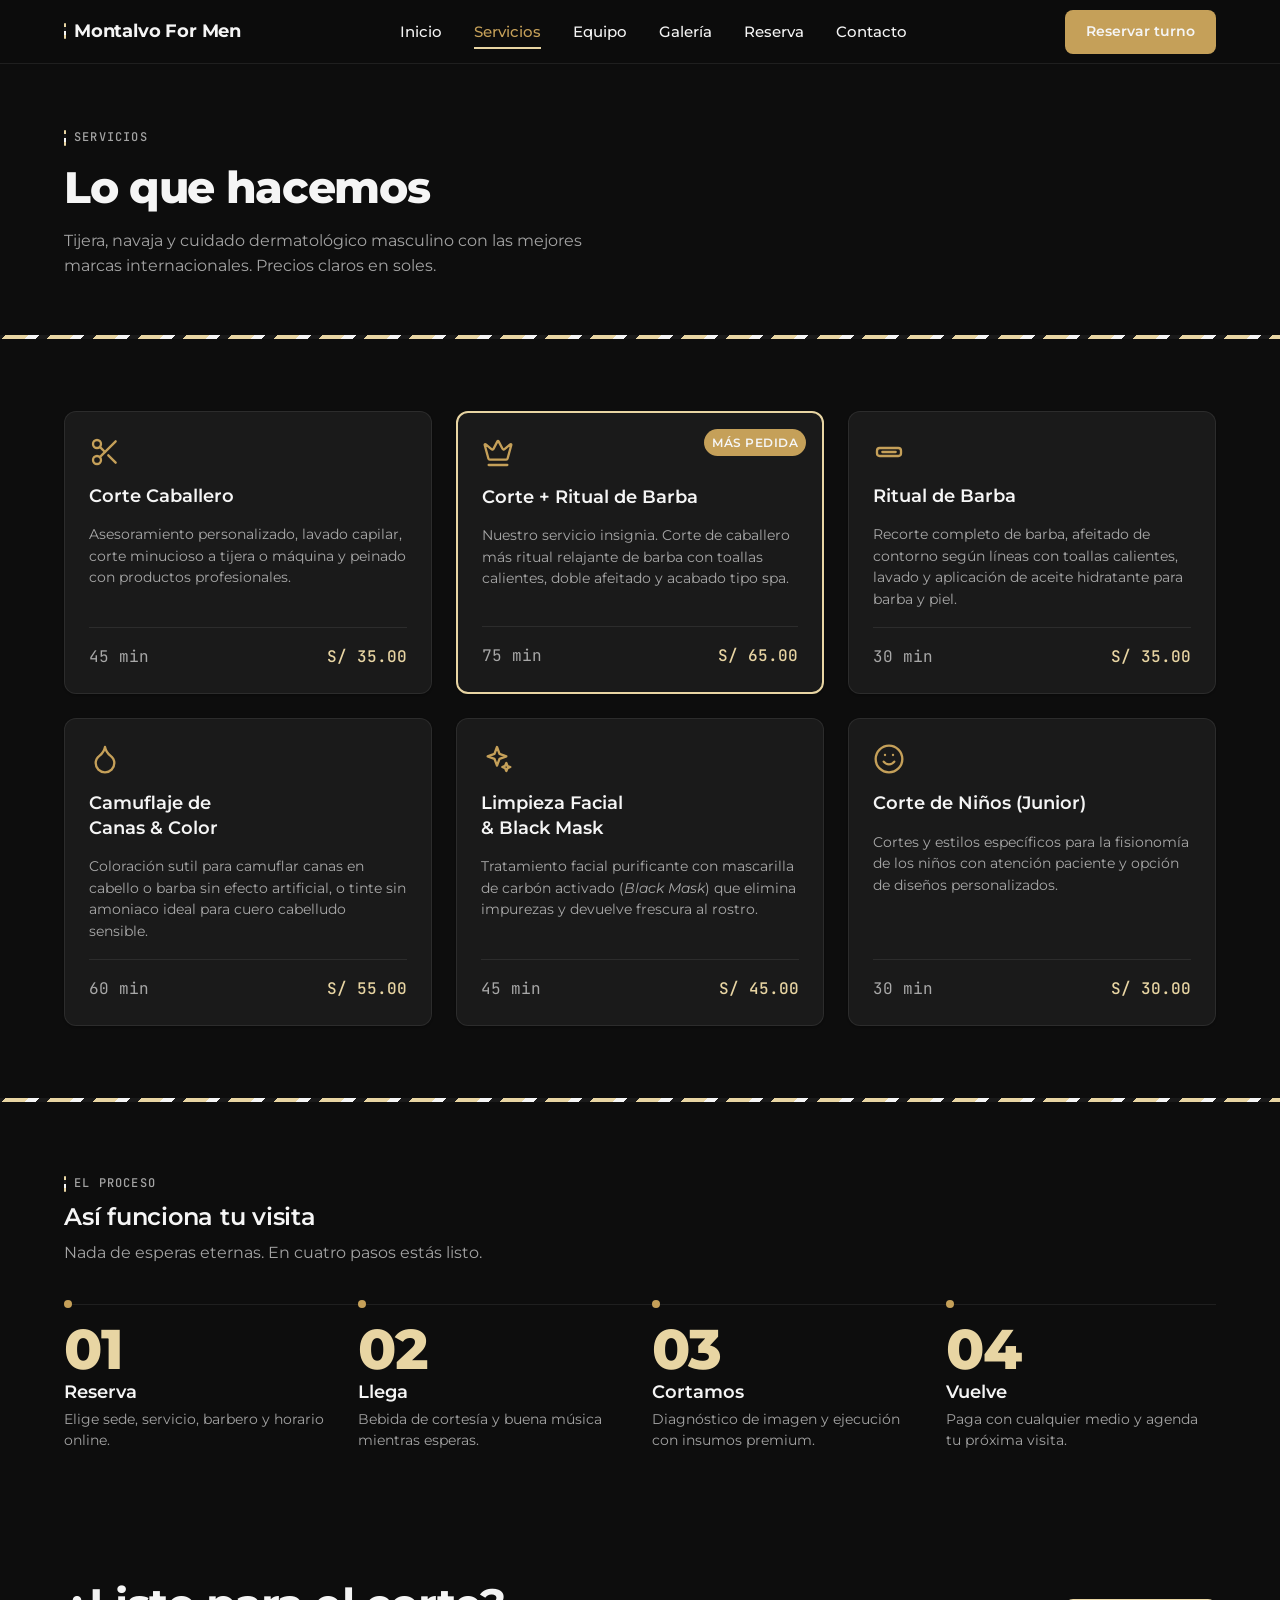
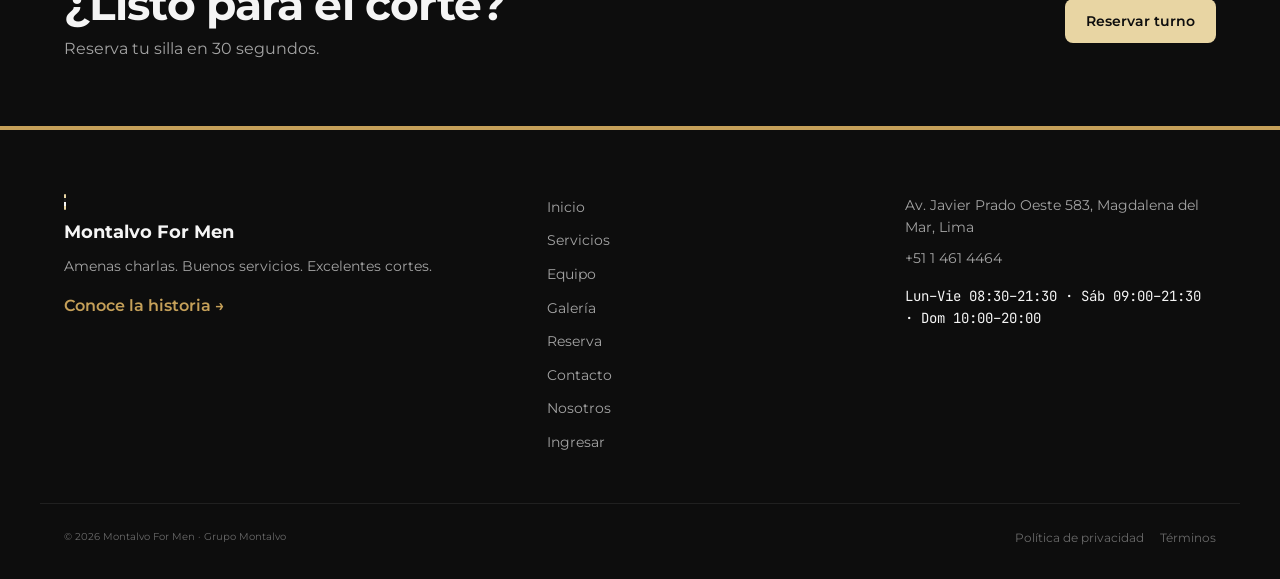
<file: pages/servicios.html>
<!DOCTYPE html>
<html lang="es">
<head>
    <meta charset="UTF-8">
    <meta name="viewport" content="width=device-width, initial-scale=1.0">
    <link rel="stylesheet" href="/styles/styles.css">
    <link rel="preconnect" href="https://fonts.googleapis.com">
    <link rel="preconnect" href="https://fonts.gstatic.com" crossorigin>
    <link href="https://fonts.googleapis.com/css2?family=Montserrat:wght@400;500;600;700;800;900&family=JetBrains+Mono:wght@500&display=swap" rel="stylesheet">
    <title>Servicios — Montalvo For Men | Cortes, barba y cuidado facial</title>
    <meta name="description" content="Catálogo de servicios de Montalvo For Men: corte caballero, corte + ritual de barba, ritual de barba, camuflaje de canas, limpieza facial y corte junior. Precios claros en soles.">
    <link rel="canonical" href="https://montalvobarber.com.pe/servicios">
    <meta property="og:title" content="Servicios — Montalvo For Men">
    <meta property="og:description" content="Tijera, navaja y cuidado dermatológico masculino. Precios claros en soles.">
    <meta property="og:image" content="https://montalvobarber.com.pe/images/hero.jpg">
    <meta property="og:type" content="website">
    <meta name="theme-color" content="#0D0D0D">
</head>
<body>
    <a class="skip-link" href="#main">Saltar al contenido</a>
    <header class="topbar" role="banner">
        <div class="topbar__inner container">
            <a class="brand" href="/" aria-label="Montalvo For Men — inicio">
                <span class="brand__pole" aria-hidden="true"></span>
                <span class="brand__wordmark">Montalvo&nbsp;For&nbsp;Men</span>
            </a>
            <nav class="nav" aria-label="Navegación principal">
                <ul class="nav__list">
                    <li><a class="nav__link" href="/">Inicio</a></li>
                    <li><a class="nav__link" href="/servicios" aria-current="page">Servicios</a></li>
                    <li><a class="nav__link" href="/equipo">Equipo</a></li>
                    <li><a class="nav__link" href="/galeria">Galería</a></li>
                    <li><a class="nav__link" href="/reserva">Reserva</a></li>
                    <li><a class="nav__link" href="/contacto">Contacto</a></li>
                </ul>
            </nav>
            <a class="btn btn--primary topbar__cta" href="/reserva">Reservar turno</a>
            <button class="nav-toggle" type="button" aria-expanded="false" aria-controls="mobile-drawer" aria-label="Abrir menú">
                <span aria-hidden="true"></span>
            </button>
        </div>
    </header>

    <div id="mobile-drawer" class="mobile-drawer" role="dialog" aria-modal="true" aria-label="Menú de navegación" hidden>
        <div class="mobile-drawer__overlay" data-drawer-close aria-hidden="true"></div>
        <div class="mobile-drawer__panel">
            <div class="mobile-drawer__head">
                <span class="brand__pole" aria-hidden="true"></span>
                <span class="mobile-drawer__title">Montalvo For Men</span>
                <button class="mobile-drawer__close" type="button" aria-label="Cerrar menú" data-drawer-close>
                    <span aria-hidden="true">×</span>
                </button>
            </div>
            <nav aria-label="Navegación móvil">
                <ul class="mobile-drawer__list">
                    <li><a class="mobile-drawer__link" href="/">Inicio</a></li>
                    <li><a class="mobile-drawer__link" href="/servicios" aria-current="page">Servicios</a></li>
                    <li><a class="mobile-drawer__link" href="/equipo">Equipo</a></li>
                    <li><a class="mobile-drawer__link" href="/galeria">Galería</a></li>
                    <li><a class="mobile-drawer__link" href="/reserva">Reserva</a></li>
                    <li><a class="mobile-drawer__link" href="/contacto">Contacto</a></li>
                </ul>
            </nav>
            <a class="btn btn--accent mobile-drawer__cta" href="/reserva">Reservar turno</a>
        </div>
    </div>

    <main id="main" class="page page--services">
        <section class="page-head container" aria-labelledby="services-title">
            <p class="eyebrow"><span class="eyebrow__pole" aria-hidden="true"></span>Servicios</p>
            <h1 class="page-head__title" id="services-title">Lo que hacemos</h1>
            <p class="page-head__lede">Tijera, navaja y cuidado dermatológico masculino con las mejores marcas internacionales. Precios claros en soles.</p>
        </section>

        <hr class="barber-pole" aria-hidden="true">

        <section class="services container" aria-labelledby="services-grid-title">
            <h2 class="visually-hidden" id="services-grid-title">Catálogo de servicios</h2>
            <ul class="services__grid" role="list">
                <li class="service-card">
                    <span class="service-card__icon" aria-hidden="true"><svg viewBox="0 0 24 24" width="32" height="32" fill="none" stroke="currentColor" stroke-width="1.75" stroke-linecap="round" stroke-linejoin="round"><circle cx="6" cy="6" r="3"/><circle cx="6" cy="18" r="3"/><line x1="20" y1="4" x2="8.12" y2="15.88"/><line x1="14.47" y1="14.48" x2="20" y2="20"/><line x1="8.12" y1="8.12" x2="12" y2="12"/></svg></span>
                    <h3 class="service-card__title">Corte Caballero</h3>
                    <p class="service-card__desc">Asesoramiento personalizado, lavado capilar, corte minucioso a tijera o máquina y peinado con productos profesionales.</p>
                    <div class="service-card__meta">
                        <span class="service-card__duration">45 min</span>
                        <span class="service-card__price">S/ 35.00</span>
                    </div>
                </li>
                <li class="service-card service-card--featured">
                    <span class="service-card__pill">Más pedida</span>
                    <span class="service-card__icon" aria-hidden="true"><svg viewBox="0 0 24 24" width="32" height="32" fill="none" stroke="currentColor" stroke-width="1.75" stroke-linecap="round" stroke-linejoin="round"><path d="M11.562 3.266a.5.5 0 0 1 .876 0L15.39 8.87a1 1 0 0 0 1.516.294L21.183 5.5a.5.5 0 0 1 .798.519l-2.834 10.246a1 1 0 0 1-.956.735H5.81a1 1 0 0 1-.957-.735L2.02 6.02a.5.5 0 0 1 .798-.519l4.276 3.664a1 1 0 0 0 1.516-.294z"/><path d="M5 21h14"/></svg></span>
                    <h3 class="service-card__title">Corte + Ritual de Barba</h3>
                    <p class="service-card__desc">Nuestro servicio insignia. Corte de caballero más ritual relajante de barba con toallas calientes, doble afeitado y acabado tipo spa.</p>
                    <div class="service-card__meta">
                        <span class="service-card__duration">75 min</span>
                        <span class="service-card__price">S/ 65.00</span>
                    </div>
                </li>
                <li class="service-card">
                    <span class="service-card__icon" aria-hidden="true"><svg viewBox="0 0 24 24" width="32" height="32" fill="none" stroke="currentColor" stroke-width="1.75" stroke-linecap="round" stroke-linejoin="round"><rect x="3" y="9" width="18" height="6" rx="2"/><line x1="7" y1="12" x2="17" y2="12"/></svg></span>
                    <h3 class="service-card__title">Ritual de Barba</h3>
                    <p class="service-card__desc">Recorte completo de barba, afeitado de contorno según líneas con toallas calientes, lavado y aplicación de aceite hidratante para barba y piel.</p>
                    <div class="service-card__meta">
                        <span class="service-card__duration">30 min</span>
                        <span class="service-card__price">S/ 35.00</span>
                    </div>
                </li>
                <li class="service-card">
                    <span class="service-card__icon" aria-hidden="true"><svg viewBox="0 0 24 24" width="32" height="32" fill="none" stroke="currentColor" stroke-width="1.75" stroke-linecap="round" stroke-linejoin="round"><path d="M12 22a7 7 0 0 0 7-7c0-2-1-3.9-3-5.5s-3.5-4-4-6.5c-.5 2.5-2 4.9-4 6.5C6 11.1 5 13 5 15a7 7 0 0 0 7 7z"/></svg></span>
                    <h3 class="service-card__title">Camuflaje de Canas &amp; Color</h3>
                    <p class="service-card__desc">Coloración sutil para camuflar canas en cabello o barba sin efecto artificial, o tinte sin amoniaco ideal para cuero cabelludo sensible.</p>
                    <div class="service-card__meta">
                        <span class="service-card__duration">60 min</span>
                        <span class="service-card__price">S/ 55.00</span>
                    </div>
                </li>
                <li class="service-card">
                    <span class="service-card__icon" aria-hidden="true"><svg viewBox="0 0 24 24" width="32" height="32" fill="none" stroke="currentColor" stroke-width="1.75" stroke-linecap="round" stroke-linejoin="round"><path d="M12 3l1.9 5.1L19 10l-5.1 1.9L12 17l-1.9-5.1L5 10l5.1-1.9z"/><path d="M19 15l.9 2.4L22 18l-2.1.9L19 21l-.9-2.1L16 18l2.1-.9z"/></svg></span>
                    <h3 class="service-card__title">Limpieza Facial &amp; Black Mask</h3>
                    <p class="service-card__desc">Tratamiento facial purificante con mascarilla de carbón activado (<em>Black Mask</em>) que elimina impurezas y devuelve frescura al rostro.</p>
                    <div class="service-card__meta">
                        <span class="service-card__duration">45 min</span>
                        <span class="service-card__price">S/ 45.00</span>
                    </div>
                </li>
                <li class="service-card">
                    <span class="service-card__icon" aria-hidden="true"><svg viewBox="0 0 24 24" width="32" height="32" fill="none" stroke="currentColor" stroke-width="1.75" stroke-linecap="round" stroke-linejoin="round"><circle cx="12" cy="12" r="10"/><path d="M8 14s1.5 2 4 2 4-2 4-2"/><line x1="9" y1="9" x2="9.01" y2="9"/><line x1="15" y1="9" x2="15.01" y2="9"/></svg></span>
                    <h3 class="service-card__title">Corte de Niños (Junior)</h3>
                    <p class="service-card__desc">Cortes y estilos específicos para la fisionomía de los niños con atención paciente y opción de diseños personalizados.</p>
                    <div class="service-card__meta">
                        <span class="service-card__duration">30 min</span>
                        <span class="service-card__price">S/ 30.00</span>
                    </div>
                </li>
            </ul>
        </section>

        <hr class="barber-pole" aria-hidden="true">

        <section class="process container" aria-labelledby="process-title">
            <header class="section-head">
                <p class="eyebrow"><span class="eyebrow__pole" aria-hidden="true"></span>El proceso</p>
                <h2 id="process-title">Así funciona tu visita</h2>
                <p class="section-head__lede">Nada de esperas eternas. En cuatro pasos estás listo.</p>
            </header>
            <ol class="process__steps">
                <li class="process__step">
                    <span class="process__num" aria-hidden="true">01</span>
                    <h3 class="process__title">Reserva</h3>
                    <p class="process__desc">Elige sede, servicio, barbero y horario online.</p>
                </li>
                <li class="process__step">
                    <span class="process__num" aria-hidden="true">02</span>
                    <h3 class="process__title">Llega</h3>
                    <p class="process__desc">Bebida de cortesía y buena música mientras esperas.</p>
                </li>
                <li class="process__step">
                    <span class="process__num" aria-hidden="true">03</span>
                    <h3 class="process__title">Cortamos</h3>
                    <p class="process__desc">Diagnóstico de imagen y ejecución con insumos premium.</p>
                </li>
                <li class="process__step">
                    <span class="process__num" aria-hidden="true">04</span>
                    <h3 class="process__title">Vuelve</h3>
                    <p class="process__desc">Paga con cualquier medio y agenda tu próxima visita.</p>
                </li>
            </ol>
        </section>

        <aside class="cta-band" aria-labelledby="services-cta">
            <div class="container cta-band__inner">
                <div>
                    <h2 class="cta-band__title" id="services-cta">¿Listo para el corte?</h2>
                    <p class="cta-band__text">Reserva tu silla en 30 segundos.</p>
                </div>
                <a class="btn btn--accent" href="/reserva">Reservar turno</a>
            </div>
        </aside>
    </main>

    <footer class="site-footer" role="contentinfo">
        <div class="container site-footer__grid">
            <div class="site-footer__brand">
                <span class="brand__pole" aria-hidden="true"></span>
                <p class="site-footer__wordmark">Montalvo&nbsp;For&nbsp;Men</p>
                <p class="site-footer__tagline">Amenas charlas. Buenos servicios. Excelentes cortes.</p>
                <a class="site-footer__about" href="/nosotros">Conoce la historia →</a>
            </div>

            <nav class="site-footer__nav" aria-label="Navegación secundaria">
                <ul>
                    <li><a href="/">Inicio</a></li>
                    <li><a href="/servicios">Servicios</a></li>
                    <li><a href="/equipo">Equipo</a></li>
                    <li><a href="/galeria">Galería</a></li>
                    <li><a href="/reserva">Reserva</a></li>
                    <li><a href="/contacto">Contacto</a></li>
                    <li><a href="/nosotros">Nosotros</a></li>
                    <li><a href="/login">Ingresar</a></li>
                </ul>
            </nav>

            <address class="site-footer__contact">
                <p>Av. Javier Prado Oeste 583, Magdalena del Mar, Lima</p>
                <p><a href="tel:+5114614464">+51 1 461 4464</a></p>
                <p class="site-footer__hours"><span>Lun–Vie 08:30–21:30</span> · <span>Sáb 09:00–21:30</span> · <span>Dom 10:00–20:00</span></p>
            </address>
        </div>

        <div class="site-footer__legal container">
            <small>&copy; 2026 Montalvo For Men · Grupo Montalvo</small>
            <ul>
                <li><a href="#">Política de privacidad</a></li>
                <li><a href="#">Términos</a></li>
            </ul>
        </div>
    </footer>

    <script src="/scripts/main.js"></script>
</body>
</html>
</file>
<file: styles/styles.css>
﻿/* ==========================================================================
   Design Tokens (:root variables)
   Colors, typography, spacing, radii, shadows, motion, z-index
   ========================================================================== */
:root {
    --canvas: #0D0D0D;

    --surface: #1A1A1A;
    --surface-subtle: #242424;

    --border: rgba(255, 255, 255, 0.08);
    --border-strong: rgba(255, 255, 255, 0.14);

    --text-primary: #F5F5F5;
    --text-secondary: rgba(245, 245, 245, 0.65);
    --text-tertiary: rgba(245, 245, 245, 0.40);
    --text-on-primary: #F5F5F5;
    --text-on-accent: #0D0D0D;

    --primary: #C5A059;
    --primary-hover: #A8863A;
    --primary-active: #8B6B30;
    --accent: #E8D5A3;
    --accent-hover: #D4C08A;

    --success: #22C55E;
    --success-surface: #14532D;

    --error: #EF4444;
    --error-surface: #7F1D1D;

    --warning: #F59E0B;
    --warning-surface: #78350F;

    --info: #3B82F6;
    --info-surface: #1E3A5F;

    --font-display: "Montserrat", system-ui, sans-serif;
    --font-body: "Montserrat", system-ui, -apple-system, sans-serif;
    --font-mono: "JetBrains Mono", ui-monospace, monospace;

    --fs-hero: clamp(48px, 6vw, 88px);
    --fs-h1: clamp(32px, 4vw, 44px);
    --fs-h2: 24px;
    --fs-h3: 18px;
    --fs-body: 16px;
    --fs-small: 14px;
    --fs-label: 12px;
    --fs-data: 16px;

    --sp-xs: 4px;
    --sp-sm: 8px;
    --sp-md: 16px;
    --sp-lg: 24px;
    --sp-xl: 32px;
    --sp-2xl: 48px;
    --sp-3xl: 64px;
    --sp-4xl: 96px;

    --container-max: 1200px;
    --container-px: 16px;
    --header-h: 64px;
    --section-gap: 48px;

    --r-control: 8px;
    --r-card:    12px;
    --r-media:   16px;
    --r-pill:    999px;

    --shadow-0: none;
    --shadow-1: 0 1px 2px rgba(0,0,0,0.30);
    --shadow-2: 0 1px 3px rgba(0,0,0,0.30), 0 8px 24px rgba(0,0,0,0.40);
    --shadow-3: 0 4px 8px rgba(0,0,0,0.40), 0 24px 48px rgba(0,0,0,0.50);

    --dur-fast: 120ms; 
    --dur-base: 200ms; 
    --dur-slow: 320ms; 
    --dur-scene: 520ms;
    --ease-out: cubic-bezier(0.22, 1, 0.36, 1);
    --ease-in-out: cubic-bezier(0.65, 0, 0.35, 1);

    --z-base:0; 
    --z-sticky:100; 
    --z-header:200;
    --z-popover:800; 
    --z-modal:1000; 
    --z-toast:1100;

}

/* ==========================================================================
   Global Base — Reset, HTML/Body, Motion Preferences, Focus Rings
   ========================================================================== */
*, *::before, *::after {
    box-sizing: border-box;
}

html {
    scroll-behavior: smooth;
    color-scheme: dark;
}

body {
    margin: 0;
    min-height: 100vh;
    background-color: var(--canvas);
    color: var(--text-primary);
    font-family: var(--font-body);
    font-size: var(--fs-body);
    line-height: 1.6;
    -webkit-font-smoothing: antialiased;
    -moz-osx-font-smoothing: grayscale;
}

@media (prefers-reduced-motion: reduce) {
    html {
        scroll-behavior: auto;
    }
    *, *::before, *::after {
        animation-duration: 0.01ms !important;
        animation-iteration-count: 1 !important;
        transition-duration: 0.01ms !important;
    }
}

[id] {
    scroll-margin-top: 80px;
}

img {
    max-width: 100%;
    height: auto;
    display: block;
}

h1, h2, h3, h4, p {
    margin: 0;
}

h1, h2, h3 {
    font-family: var(--font-display);
    text-wrap: balance;
}

a {
    color: inherit;
}

ul, ol {
    margin: 0;
    padding: 0;
    list-style: none;
}

:focus-visible {
    outline: 2px solid var(--accent);
    outline-offset: 2px;
}

/* ==========================================================================
   Utilities — .visually-hidden, .container, Responsive Breakpoints
   ========================================================================== */
.visually-hidden {
    position: absolute;
    width: 1px;
    height: 1px;
    padding: 0;
    margin: -1px;
    overflow: hidden;
    clip: rect(0, 0, 0, 0);
    white-space: nowrap;
    border: 0;
}

.container {
    width: 100%;
    max-width: var(--container-max);
    margin-inline: auto;
    padding-inline: var(--container-px);
}

@media (min-width: 1024px) {
    :root {
        --container-px: 24px;
        --section-gap: 64px;
    }
}

/* ==========================================================================
   Skip Link — Accessibility Jump-to-Content
   ========================================================================== */
.skip-link {
    position: absolute;
    top: var(--sp-md);
    left: var(--sp-md);
    z-index: calc(var(--z-modal) + 1);
    padding: var(--sp-sm) var(--sp-md);
    background-color: var(--surface);
    color: var(--text-primary);
    border: 1px solid var(--border-strong);
    border-radius: var(--r-control);
    text-decoration: none;
    font-weight: 600;
    transform: translateY(-200%);
    transition: transform var(--dur-base) var(--ease-out);
}

.skip-link:focus {
    transform: translateY(0);
}

/* ==========================================================================
   Barber Pole Divider — Animated Brand Signature
   ========================================================================== */
.barber-pole {
    border: 0;
    height: 4px;
    width: 100%;
    background-image: repeating-linear-gradient(-45deg, var(--accent) 0 8px, var(--surface) 8px 16px, var(--text-primary) 16px 24px, var(--accent) 24px 32px);
    background-repeat: repeat-x;
    animation: pole-flow 2s linear infinite;
}

@media (prefers-reduced-motion: reduce) {
    .barber-pole {
        animation: none;
    }
}

@keyframes pole-flow {
    from {
        background-position: 0 0;
    }
    to {
        background-position: 32px 0;
    }
}

/* ==========================================================================
   Buttons — .btn, .btn--primary, .btn--accent, .btn--ghost
   ========================================================================== */
.btn {
    display: inline-flex;
    justify-content: center;
    align-items: center;
    height: 44px;

    border-radius: var(--r-control);
    border: 1px solid transparent;
    text-decoration: none;
    padding-inline: 20px;

    font-family: inherit;
    font-size: var(--fs-small);
    font-weight: 600;
    cursor: pointer;

    /* Override existing background-color/border-color transition. */
    transition: transform var(--dur-fast) var(--ease-out);
    touch-action: manipulation;
}

.btn:focus-visible {
    outline: 2px solid var(--accent);
    outline-offset: 2px;
}

.btn:active {
    transform: scale(0.97);
}

.btn--primary {
    background-color: var(--primary);
    color: var(--text-on-primary);
}

.btn--primary:hover {
    background-color: var(--primary-hover);
}

.btn--primary:active {
    background-color: var(--primary-active);
}

.btn--accent {
    background-color: var(--accent);
    color: var(--text-on-accent);
}

.btn--accent:hover {
    background-color: var(--accent-hover);
}

.btn--accent:active {
    background-color: var(--primary);
}

.btn--ghost {
    background-color: transparent;
    border-color: var(--border-strong);
    color: var(--text-primary);
}

.btn--ghost:hover {
    background-color: var(--surface-subtle);
}

.btn--ghost:active {
    background-color: var(--surface);
}

/* ==========================================================================
   Header — .topbar, .brand, .nav, .nav-toggle (Sticky Navigation)
   ========================================================================== */
.topbar {
    position: sticky;
    top: 0;
    z-index: var(--z-header);
    height: var(--header-h);
    background-color: rgba(13, 13, 13, 0.95);
    backdrop-filter: blur(8px);
    -webkit-backdrop-filter: blur(8px);
    border-bottom: 1px solid var(--border);
}

.topbar__inner {
    position: static;
    background-color: transparent;
    border-bottom: 0;
    display: flex;
    align-items: center;
    justify-content: space-between;
    gap: var(--sp-md);
    height: 100%;
}

.brand {
    display: inline-flex;
    align-items: center;
    gap: var(--sp-sm);
    text-decoration: none;
    font-family: var(--font-display);
    font-size: clamp(14px, 2vw, 18px);
    font-weight: 700;
    color: var(--text-primary);
    letter-spacing: -0.01em;
}

.brand__pole {
    display: inline-block;
    width: 2px;
    height: 16px;
    border-radius: 999px;
    background-image: repeating-linear-gradient(
        180deg,
        var(--accent) 0 4px,
        var(--surface) 4px 8px,
        var(--text-primary) 8px 12px,
        var(--accent) 12px 16px
    );
    background-repeat: repeat-y;
    animation: pole-mini-flow 2s linear infinite;
}

@media (prefers-reduced-motion: reduce) {
    .brand__pole {
        animation: none;
    }
}

@keyframes pole-mini-flow {
    from { background-position: 0 0; }
    to { background-position: 0 16px; }
}

.nav {
    display: none;
}

@media (min-width: 1024px) {
    .nav {
        display: block;
    }
}

.nav__list {
    display: flex;
    align-items: center;
    gap: var(--sp-xl);
    height: 100%;

    list-style: none;
    margin: 0;
    padding: 0;
}

.nav__link {
    position: relative;
    text-decoration: none;
    color: var(--text-primary);
    font-size: 15px;
    font-weight: 500;
    padding-block: var(--sp-sm);
}

.nav__link::after {
    content: '';
    position: absolute;
    left: 0;
    bottom: 0;
    width: 100%;
    height: 2px;
    background-color: var(--accent);
    transform: scaleX(0);
    transform-origin: left;
    transition: transform var(--dur-base) var(--ease-out);
}

.nav__link:hover::after,
.nav__link[aria-current="page"]::after {
    transform: scaleX(1);
}

.nav__link:hover {
    color: var(--accent);
}

.nav__link[aria-current="page"] {
    color: var(--primary);
}

.topbar__cta {
    display: none;
}

@media (min-width: 1024px) {
    .topbar__cta {
        display: inline-flex;
    }
}

.nav-toggle {
    display: inline-flex;
    align-items: center;
    justify-content: center;
    width: 44px;
    height: 44px;
    padding: 0;
    background: transparent;
    border: 1px solid var(--border-strong);
    border-radius: var(--r-control);
    color: var(--text-primary);
    cursor: pointer;
    touch-action: manipulation;
}

.nav-toggle span,
.nav-toggle span::before,
.nav-toggle span::after {
    display: block;
    width: 22px;
    height: 2px;
    background-color: currentColor;
    border-radius: 2px;
    transition: transform var(--dur-base) var(--ease-out), opacity var(--dur-base) var(--ease-out);
}

.nav-toggle span {
    position: relative;
}

.nav-toggle span::before,
.nav-toggle span::after {
    content: '';
    position: absolute;
    left: 0;
}

.nav-toggle span::before { top: -7px; }
.nav-toggle span::after { top: 7px; }

.nav-toggle[aria-expanded="true"] span { opacity: 0; }
.nav-toggle[aria-expanded="true"] span::before { transform: translateY(7px) rotate(45deg); }
.nav-toggle[aria-expanded="true"] span::after { transform: translateY(-7px) rotate(-45deg); }

@media (min-width: 1024px) {
    .nav-toggle { display: none; }
}

/* ==========================================================================
   Mobile Navigation Drawer — .mobile-drawer
   ========================================================================== */
.mobile-drawer {
    position: fixed;
    inset: 0;
    z-index: var(--z-modal);
    display: none;
}

.mobile-drawer.is-open {
    display: block;
}

.mobile-drawer__overlay {
    position: absolute;
    inset: 0;
    background-color: rgba(13, 13, 13, 0.7);
    opacity: 0;
    transition: opacity var(--dur-slow) var(--ease-out);
}

.mobile-drawer.is-open .mobile-drawer__overlay {
    opacity: 1;
}

.mobile-drawer__panel {
    position: absolute;
    top: 0;
    right: 0;
    width: min(320px, 85vw);
    height: 100%;
    background-color: var(--surface);
    border-left: 1px solid var(--border);
    padding: var(--sp-lg);
    display: flex;
    flex-direction: column;
    gap: var(--sp-xl);
    transform: translateX(100%);
    transition: transform var(--dur-slow) var(--ease-out);
    overscroll-behavior: contain;
}

.mobile-drawer.is-open .mobile-drawer__panel {
    transform: translateX(0);
}

.mobile-drawer__head {
    display: flex;
    align-items: center;
    justify-content: space-between;
    gap: var(--sp-sm);
}

.mobile-drawer__title {
    font-family: var(--font-display);
    font-weight: 700;
    font-size: 14px;
    flex: 1;
}

.mobile-drawer__close {
    width: 36px;
    height: 36px;
    display: inline-flex;
    align-items: center;
    justify-content: center;
    background: transparent;
    border: 1px solid var(--border-strong);
    border-radius: var(--r-control);
    color: var(--text-primary);
    cursor: pointer;
    font-size: 22px;
    line-height: 1;
}

.mobile-drawer__list {
    display: flex;
    flex-direction: column;
    gap: var(--sp-sm);
}

.mobile-drawer__link {
    display: block;
    padding: var(--sp-sm) 0;
    text-decoration: none;
    color: var(--text-secondary);
    font-size: var(--fs-body);
    font-weight: 500;
    border-bottom: 1px solid var(--border);
    transition: transform var(--dur-base) var(--ease-out);
}

.mobile-drawer__link:hover,
.mobile-drawer__link[aria-current="page"] {
    color: var(--primary);
    transform: translateX(4px);
}

.mobile-drawer__cta {
    margin-top: auto;
}

/* ==========================================================================
   Hero Section — .hero, .hero__grid, .hero__content, .hero__media
   ========================================================================== */
.hero {
    padding-block: var(--sp-2xl) var(--sp-3xl);
}

.hero__grid {
    display: grid;
    gap: var(--sp-xl);
    align-items: center;
}

@media (min-width: 1024px) {
    .hero__grid {
        grid-template-columns: 1fr 1fr;
        gap: var(--sp-3xl);
        min-height: calc(100vh - var(--header-h));
    }
}

.hero__content {
    display: flex;
    flex-direction: column;
    gap: var(--sp-lg);
}

.hero__title {
    font-size: var(--fs-hero);
    font-weight: 800;
    line-height: 1.05;
    letter-spacing: -0.03em;
}

.hero__lede {
    color: var(--text-secondary);
    font-size: var(--fs-body);
    max-width: 448px;
}

.hero__actions {
    display: flex;
    flex-wrap: wrap;
    gap: var(--sp-md);
}

.hero__proof {
    color: var(--text-secondary);
    font-size: var(--fs-small);
    font-weight: 500;
}

.hero__media {
    border-radius: var(--r-media);
    overflow: hidden;
    aspect-ratio: 4 / 5;
    background-color: var(--surface-subtle);
}

.hero__media img {
    width: 100%;
    height: 100%;
    object-fit: cover;
}

@media (min-width: 1024px) {
    .hero__media {
        aspect-ratio: auto;
        height: 100%;
        min-height: 560px;
    }
}

/* ==========================================================================
   Section Components — .section-head, .eyebrow (Shared Section Headers)
   ========================================================================== */
.section-head {
    display: flex;
    flex-direction: column;
    gap: var(--sp-sm);
    margin-bottom: var(--sp-xl);
}

.section-head h2 {
    font-size: var(--fs-h2);
    font-weight: 600;
    line-height: 1.25;
    letter-spacing: -0.01em;
}

.section-head__lede {
    color: var(--text-secondary);
    max-width: 520px;
}

.eyebrow {
    display: inline-flex;
    align-items: center;
    gap: var(--sp-sm);
    font-family: var(--font-mono);
    font-size: var(--fs-label);
    font-weight: 500;
    letter-spacing: 0.1em;
    text-transform: uppercase;
    color: var(--text-secondary);
}

.eyebrow__pole {
    display: inline-block;
    width: 2px;
    height: 16px;
    border-radius: 999px;
    background-image: repeating-linear-gradient(
        180deg,
        var(--accent) 0 4px,
        var(--surface) 4px 8px,
        var(--text-primary) 8px 12px,
        var(--accent) 12px 16px
    );
    background-repeat: repeat-y;
    animation: pole-mini-flow 2s linear infinite;
}

@media (prefers-reduced-motion: reduce) {
    .eyebrow__pole {
        animation: none;
    }
}

/* ==========================================================================
   Services Section — .services, .service-card, .link-arrow
   ========================================================================== */
.services {
    padding-block: var(--section-gap);
}

.services__grid {
    display: grid;
    gap: var(--sp-lg);
    align-items: stretch;
}

@media (min-width: 640px) {
    .services__grid {
        grid-template-columns: repeat(2, 1fr);
    }
}

@media (min-width: 1024px) {
    .services__grid {
        grid-template-columns: repeat(3, 1fr);
    }
}

.service-card {
    position: relative;
    display: flex;
    flex-direction: column;
    gap: var(--sp-md);
    background-color: var(--surface);
    border: 1px solid var(--border);
    border-radius: var(--r-card);
    padding: var(--sp-lg);
    box-shadow: var(--shadow-1);
    transition: transform var(--dur-base) var(--ease-out);
}

.service-card:hover {
    transform: translateY(-2px);
    box-shadow: var(--shadow-2);
}

.service-card--featured {
    border: 2px solid var(--accent);
}

.service-card__pill {
    position: absolute;
    top: var(--sp-md);
    right: var(--sp-md);
    padding: var(--sp-xs) var(--sp-sm);
    background-color: var(--primary);
    color: var(--text-on-primary);
    font-size: var(--fs-label);
    font-weight: 600;
    letter-spacing: 0.04em;
    text-transform: uppercase;
    border-radius: var(--r-pill);
}

.service-card__title {
    font-size: var(--fs-h3);
    font-weight: 600;
    line-height: 1.35;
    padding-right: 72px;
}

.service-card__desc {
    color: var(--text-secondary);
    font-size: var(--fs-small);
    line-height: 1.55;
    flex: 1;
}

.service-card__meta {
    display: flex;
    align-items: center;
    justify-content: space-between;
    padding-top: var(--sp-md);
    border-top: 1px solid var(--border);
    font-family: var(--font-mono);
    font-size: var(--fs-data);
    font-variant-numeric: tabular-nums;
}

.service-card__duration {
    color: var(--text-secondary);
}

.service-card__price {
    color: var(--accent);
    font-weight: 500;
}

.link-arrow {
    display: inline-flex;
    margin-top: var(--sp-xl);
    color: var(--primary);
    text-decoration: none;
    font-weight: 600;
    transition: transform var(--dur-base) var(--ease-out);
}

.link-arrow:hover {
    color: var(--accent);
    transform: translateX(4px);
}

/* ==========================================================================
   Team Section — .barbers, .barber-card
   ========================================================================== */
.barbers {
    padding-block: var(--section-gap);
}

.barbers__grid {
    display: grid;
    gap: var(--sp-lg);
    align-items: stretch;
}

@media (min-width: 640px) {
    .barbers__grid {
        grid-template-columns: repeat(2, 1fr);
    }
}

@media (min-width: 1024px) {
    .barbers__grid {
        grid-template-columns: repeat(3, 1fr);
    }
}

.barber-card {
    display: flex;
    flex-direction: column;
    gap: var(--sp-md);
    background-color: var(--surface);
    border: 1px solid var(--border);
    border-radius: var(--r-card);
    overflow: hidden;
    box-shadow: var(--shadow-1);
    transition: transform var(--dur-base) var(--ease-out);
}

.barber-card:hover {
    transform: translateY(-2px);
    box-shadow: var(--shadow-2);
}

.barber-card__photo {
    width: 100%;
    aspect-ratio: 1 / 1;
    object-fit: cover;
    background-color: var(--surface-subtle);
}

.barber-card__body {
    display: flex;
    flex-direction: column;
    gap: var(--sp-sm);
    padding: var(--sp-lg);
    flex: 1;
}

.barber-card__name {
    font-size: var(--fs-h3);
    font-weight: 600;
}

.barber-card__spec {
    color: var(--text-secondary);
    font-size: var(--fs-small);
}

.barber-card__rating {
    color: var(--text-secondary);
    font-size: var(--fs-small);
}

.barber-card__rating span {
    color: var(--primary);
    margin-right: var(--sp-xs);
}

.barber-card .btn {
    margin-top: auto;
}

/* ==========================================================================
   Featured Testimonial — .testimonial-feature
   ========================================================================== */
.testimonial-feature {
    padding-block: var(--section-gap);
    background-color: var(--surface-subtle);
}

.testimonial-feature blockquote {
    position: relative;
    max-width: 760px;
    margin: 0 auto;
    padding-top: var(--sp-2xl);
}

.testimonial-feature blockquote::before {
    content: '“';
    position: absolute;
    top: 0;
    left: 0;
    font-family: var(--font-display);
    font-size: clamp(64px, 10vw, 120px);
    line-height: 1;
    color: var(--accent);
    opacity: 0.3;
}

.testimonial-feature p {
    font-size: clamp(var(--fs-h3), 3vw, var(--fs-h2));
    font-weight: 500;
    line-height: 1.35;
    margin-bottom: var(--sp-md);
}

.testimonial-feature footer {
    color: var(--text-secondary);
    font-size: var(--fs-small);
}

.testimonial-feature cite {
    font-style: normal;
    color: var(--text-primary);
    font-weight: 600;
}

/* ==========================================================================
   Servicios Page — .service-card__icon, .process
   ========================================================================== */

/* --- Icono de tarjeta de servicio --- */
.service-card__icon {
    display: block;
    width: 32px;
    height: 32px;
    color: var(--primary);
}

.service-card__icon svg {
    display: block;
    width: 100%;
    height: 100%;
    fill: none;
    stroke: currentColor;
    stroke-width: 1.75;
    stroke-linecap: round;
    stroke-linejoin: round;
}

/* --- Proceso (timeline numerado) --- */
.process {
    padding-block: var(--section-gap);
}

.process__steps {
    display: grid;
    gap: var(--sp-xl);
    margin: 0;
    padding: 0;
    list-style: none;
}

.process__step {
    display: flex;
    flex-direction: column;
    gap: var(--sp-xs);
    max-width: 34ch;
}

.process__num {
    font-family: var(--font-display);
    font-size: clamp(2.5rem, 6vw, 3.5rem);
    font-weight: 800;
    line-height: 1;
    letter-spacing: -0.02em;
    color: var(--accent);
}

.process__title {
    font-size: var(--fs-h3);
    font-weight: 600;
    line-height: 1.3;
    margin: 0;
}

.process__desc {
    color: var(--text-secondary);
    font-size: var(--fs-small);
    line-height: 1.55;
    margin: 0;
}

@media (min-width: 1024px) {
    .process__steps {
        position: relative;
        grid-template-columns: repeat(4, 1fr);
        gap: var(--sp-lg);
    }

    .process__steps::before {
        content: "";
        position: absolute;
        top: 7px;
        left: 0;
        right: 0;
        height: 1px;
        background-color: var(--border);
    }

    .process__step {
        position: relative;
        padding-top: var(--sp-lg);
        max-width: none;
    }

    .process__step::before {
        content: "";
        position: absolute;
        top: 3px;
        left: 0;
        width: 8px;
        height: 8px;
        border-radius: 50%;
        background-color: var(--primary);
        z-index: 1;
    }
}

/* ==========================================================================
   Galería — .before-after, .ba-slider, .filters, .masonry
   ========================================================================== */

/* --- Before/After Slider --- */
.before-after {
    padding-block: var(--section-gap);
}

.ba-slider {
    --pos: 50%;
    position: relative;
    aspect-ratio: 4 / 5;
    overflow: hidden;
    border: 1px solid var(--border);
    border-radius: var(--r-media);
    background-color: var(--surface-subtle);
    cursor: ew-resize;
    touch-action: pan-y;
}

@media (min-width: 768px) {
    .ba-slider {
        aspect-ratio: 21 / 9;
    }
}

.ba-slider img {
    position: absolute;
    inset: 0;
    width: 100%;
    height: 100%;
    object-fit: cover;
}

.ba-slider__before {
    position: absolute;
    inset: 0;
    clip-path: inset(0 calc(100% - var(--pos, 50%)) 0 0);
}

.ba-slider__handle {
    position: absolute;
    top: 0;
    bottom: 0;
    left: var(--pos, 50%);
    width: 4px;
    margin-left: -2px;
    background-color: var(--accent);
    box-shadow: var(--shadow-1);
}

.ba-slider__handle::after {
    content: "";
    position: absolute;
    top: 50%;
    left: 50%;
    width: 40px;
    height: 40px;
    transform: translate(-50%, -50%);
    border-radius: 50%;
    background-color: var(--accent);
    box-shadow: var(--shadow-2);
}

.ba-slider__hint {
    margin-top: var(--sp-sm);
    color: var(--text-secondary);
    font-size: var(--fs-small);
}

.ba-slider__label {
    position: absolute;
    top: var(--sp-md);
    z-index: 1;
    padding: var(--sp-xs) var(--sp-sm);
    border-radius: var(--r-pill);
    background-color: rgba(13, 13, 13, 0.72);
    color: var(--text-primary);
    font-family: var(--font-mono);
    font-size: var(--fs-label);
    letter-spacing: 0.08em;
    text-transform: uppercase;
    pointer-events: none;
}

.ba-slider__label--before {
    left: var(--sp-md);
}

.ba-slider__label--after {
    right: var(--sp-md);
}

.masonry {
    padding-block: var(--sp-lg);
}

.site-footer__hours span {
    white-space: nowrap;
}

/* --- Filtros Sticky --- */
.filters {
    position: sticky;
    top: var(--header-h);
    z-index: var(--z-sticky);
    padding-block: var(--sp-md);
    background-color: rgba(13, 13, 13, 0.92);
    -webkit-backdrop-filter: blur(8px);
    backdrop-filter: blur(8px);
    border-block: 1px solid var(--border);
}

.filters__inner {
    display: flex;
    flex-wrap: wrap;
    gap: var(--sp-sm);
}

.chip {
    display: inline-flex;
    align-items: center;
    height: 32px;
    padding: 0 14px;
    border: 1px solid var(--border-strong);
    border-radius: var(--r-pill);
    background-color: transparent;
    color: var(--text-primary);
    font-family: var(--font-body);
    font-size: var(--fs-label);
    font-weight: 600;
    letter-spacing: 0.04em;
    text-transform: uppercase;
    cursor: pointer;
    transition: background-color var(--dur-base) var(--ease-out), color var(--dur-base) var(--ease-out), border-color var(--dur-base) var(--ease-out);
}

.chip:hover {
    background-color: var(--surface-subtle);
}

.chip[aria-pressed="true"] {
    background-color: var(--primary);
    border-color: var(--primary);
    color: var(--text-on-primary);
}

.masonry__item[hidden] {
    display: none;
}

/* --- Masonry Grid --- */
.masonry {
    column-count: 1;
    column-gap: var(--sp-md);
}

@media (min-width: 640px) {
    .masonry {
        column-count: 2;
    }
}

@media (min-width: 1024px) {
    .masonry {
        column-count: 3;
    }
}

.masonry__item {
    position: relative;
    break-inside: avoid;
    margin: 0 0 var(--sp-md);
    border-radius: var(--r-card);
    overflow: hidden;
    background-color: var(--surface-subtle);
}

.masonry__item img {
    display: block;
    width: 100%;
    height: auto;
    aspect-ratio: 4 / 5;
    object-fit: cover;
    transition: transform var(--dur-base) var(--ease-out);
}

.masonry__item:hover img,
.masonry__item:focus-within img {
    transform: scale(1.02);
}

.masonry__caption {
    position: absolute;
    inset-inline: 0;
    bottom: 0;
    display: flex;
    flex-direction: column;
    gap: var(--sp-xs);
    margin: 0;
    padding: var(--sp-md);
    background-image: linear-gradient(to top, rgba(13, 13, 13, 0.92), rgba(13, 13, 13, 0));
}

.masonry__tag {
    font-family: var(--font-mono);
    font-size: var(--fs-label);
    letter-spacing: 0.08em;
    text-transform: uppercase;
    color: var(--accent);
}

.masonry__title {
    font-size: var(--fs-small);
    font-weight: 600;
}

/* ==========================================================================
   Nosotros (About) — .editorial-hero, .ambient, .narrative, .values,
                       .stats, .founder-quote
   ========================================================================== */

/* --- Editorial Hero + Ambient --- */
.editorial-hero {
    padding-block: var(--sp-2xl) var(--sp-lg);
}

.editorial-hero h1 {
    max-width: 900px;
    font-size: var(--fs-h1);
    font-weight: 700;
    line-height: 1.1;
    letter-spacing: -0.02em;
}

.ambient {
    position: relative;
    margin: 0;
}

.ambient img {
    width: 100%;
    height: auto;
    aspect-ratio: 21 / 9;
    object-fit: cover;
}

.ambient::after {
    content: "";
    position: absolute;
    inset: 0;
    background-image: linear-gradient(to top, rgba(13, 13, 13, 0.55), rgba(13, 13, 13, 0));
    pointer-events: none;
}

/* --- Narrative Text --- */
.narrative {
    display: flex;
    flex-direction: column;
    gap: var(--sp-md);
    max-width: 680px;
    padding-block: var(--section-gap);
}

.narrative p {
    color: var(--text-secondary);
    font-size: 17px;
    line-height: 1.7;
}

/* --- Value Cards --- */
.values {
    padding-block: var(--section-gap);
}

.values__grid {
    display: grid;
    gap: var(--sp-lg);
}

@media (min-width: 1024px) {
    .values__grid {
        grid-template-columns: repeat(3, 1fr);
    }
}

.value-card {
    padding: var(--sp-lg);
    background-color: var(--surface);
    border: 1px solid var(--border);
    border-radius: var(--r-card);
}

.value-card h3 {
    margin-bottom: var(--sp-sm);
    font-size: var(--fs-h3);
}

.value-card p {
    color: var(--text-secondary);
    font-size: var(--fs-small);
    line-height: 1.6;
}

/* --- Stats Grid --- */
.stats {
    padding-block: var(--section-gap);
    background-color: var(--surface-subtle);
}

.stats__grid {
    display: grid;
    grid-template-columns: repeat(2, 1fr);
    gap: var(--sp-lg);
}

@media (min-width: 1024px) {
    .stats__grid {
        grid-template-columns: repeat(4, 1fr);
    }
}

.stats__num {
    display: block;
    font-family: var(--font-display);
    font-size: clamp(40px, 6vw, 64px);
    font-weight: 800;
    line-height: 1;
    color: var(--accent);
}

.stats__label {
    display: block;
    margin-top: var(--sp-sm);
    color: var(--text-secondary);
    font-size: var(--fs-small);
    line-height: 1.45;
}

/* --- Founder Quote --- */
.founder-quote {
    padding-block: var(--section-gap);
}

.founder-quote__text {
    position: relative;
    max-width: 820px;
    margin: 0 auto;
    padding-top: var(--sp-2xl);
}

.founder-quote__text::before {
    content: '“';
    position: absolute;
    top: 0;
    left: 0;
    font-family: var(--font-display);
    font-size: clamp(64px, 10vw, 120px);
    line-height: 1;
    color: var(--accent);
    opacity: 0.3;
}

.founder-quote__text p {
    font-size: clamp(var(--fs-h3), 2.5vw, var(--fs-h2));
    font-weight: 500;
    line-height: 1.45;
}

.founder-quote__text footer {
    margin-top: var(--sp-md);
    color: var(--text-secondary);
    font-size: var(--fs-small);
}

.founder-quote__text cite {
    font-style: normal;
    color: var(--text-primary);
    font-weight: 600;
}

/* ==========================================================================
   Contacto — .contact__grid, .contact-form-card, .hours-table, .map-embed
   ========================================================================== */

/* --- Info de contacto y mapa --- */

/* Encabezado de página: título y firma visual. */
.page-header {
    padding-block: var(--sp-2xl) var(--sp-lg);
}

.page-header h1 {
    font-size: var(--fs-h1);
    font-weight: 700;
    line-height: 1.1;
    letter-spacing: -0.02em;
}

.page-header .barber-pole {
    margin-top: var(--sp-lg);
}

/* Rejilla principal: apilada en móvil, dos columnas desde lg. */
.contact__grid {
    display: grid;
    grid-template-columns: 1fr;
    gap: var(--sp-2xl);
    padding-bottom: var(--section-gap);
}

@media (min-width: 1024px) {
    .contact__grid {
        grid-template-columns: 1fr 1fr;
        gap: var(--sp-3xl);
        align-items: start;
    }
}

/* Columna izquierda: bloques de información apilados. */
.contact__info {
    display: flex;
    flex-direction: column;
    gap: var(--section-gap);
}

.contact__info h2 {
    font-size: var(--fs-h2);
    font-weight: 600;
    line-height: 1.25;
    margin-bottom: var(--sp-md);
}

/* Lista de datos de contacto. */
.contact-list {
    display: flex;
    flex-direction: column;
    gap: var(--sp-md);
    font-style: normal;
}

.contact-list p {
    color: var(--text-secondary);
    font-size: var(--fs-small);
}

.contact-list strong {
    display: block;
    margin-bottom: var(--sp-xs);
    font-family: var(--font-mono);
    font-size: var(--fs-label);
    font-weight: 500;
    letter-spacing: 0.08em;
    text-transform: uppercase;
    color: var(--text-primary);
}

.contact-list a {
    color: var(--text-primary);
    text-decoration: none;
}

.contact-list a:hover {
    color: var(--primary);
}

/* Tarjeta de horarios con tabla semántica. */
.hours-card {
    background-color: var(--surface);
    border: 1px solid var(--border);
    border-radius: var(--r-control);
    box-shadow: var(--shadow-1);
    padding: var(--sp-lg);
}

.hours-table {
    width: 100%;
    border-collapse: collapse;
    font-family: var(--font-mono);
    font-size: var(--fs-small);
    font-variant-numeric: tabular-nums;
}

.hours-table th,
.hours-table td {
    padding-block: var(--sp-sm);
    text-align: left;
    border-bottom: 1px solid var(--border);
}

.hours-table tbody tr:last-child th,
.hours-table tbody tr:last-child td {
    border-bottom: 0;
}

.hours-table thead th {
    font-size: var(--fs-label);
    font-weight: 500;
    letter-spacing: 0.08em;
    text-transform: uppercase;
    color: var(--text-tertiary);
}

.hours-table tbody th[scope="row"] {
    font-weight: 500;
    color: var(--text-primary);
}

.hours-table td {
    text-align: right;
    color: var(--text-secondary);
}

/* Fila de cierre destacada en color primario. */
.hours-table tbody tr:last-child td {
    font-weight: 600;
    color: var(--primary);
}

/* Mapa incrustado con proporción fluida. */
.map-embed {
    margin: 0;
    overflow: hidden;
    border: 1px solid var(--border);
    border-radius: var(--r-media);
    background-color: var(--surface-subtle);
    aspect-ratio: 4 / 3;
}

.map-embed iframe {
    display: block;
    width: 100%;
    height: 100%;
    border: 0;
}

@media (min-width: 1024px) {
    .map-embed {
        aspect-ratio: 16 / 9;
    }
}

/* --- Formulario --- */

/* Tarjeta del formulario de contacto. */
.contact-form-card {
    background-color: var(--surface);
    border: 1px solid var(--border);
    border-radius: var(--r-card);
    box-shadow: var(--shadow-1);
    padding: var(--sp-lg);
}

@media (min-width: 1024px) {
    .contact-form-card {
        padding: var(--sp-xl);
    }
}

.contact-form-card h2 {
    font-size: var(--fs-h2);
    font-weight: 600;
    line-height: 1.25;
    margin-bottom: var(--sp-sm);
}

.contact-form-card > p {
    color: var(--text-secondary);
    font-size: var(--fs-small);
    margin-bottom: var(--sp-lg);
}

.contact-form-card > p a {
    color: var(--primary);
    font-weight: 600;
    text-decoration: none;
}

.contact-form-card > p a:hover {
    color: var(--accent);
}

.contact-form-card form {
    display: flex;
    flex-direction: column;
    gap: var(--sp-md);
}

/* Campo de formulario: etiqueta y control apilados. */
.field {
    display: flex;
    flex-direction: column;
    gap: var(--sp-sm);
}

.field label {
    font-size: var(--fs-small);
    font-weight: 600;
    color: var(--text-primary);
}

.field input,
.field select,
.field textarea {
    width: 100%;
    min-height: 44px;
    padding: 12px var(--sp-md);
    font: inherit;
    font-size: var(--fs-body);
    color: var(--text-primary);
    background-color: var(--surface-subtle);
    border: 1px solid var(--border);
    border-radius: var(--r-control);
}

.field textarea {
    min-height: 0;
    resize: vertical;
}

.field input::placeholder,
.field textarea::placeholder {
    color: var(--text-tertiary);
}

/* Botón de envío a ancho completo de la tarjeta. */
.contact-form-card__submit {
    width: 100%;
}

/* --- Estado de envío --- */
.contact-form-card__status {
    margin-top: var(--sp-sm);
    color: var(--text-secondary);
    font-size: var(--fs-small);
}

.btn__spinner {
    display: inline-block;
    width: 16px;
    height: 16px;
    margin-right: var(--sp-sm);
    border: 2px solid currentColor;
    border-top-color: transparent;
    border-radius: 50%;
    vertical-align: middle;
    animation: btn-spin 700ms linear infinite;
}

.btn__spinner[hidden] {
    display: none;
}

@keyframes btn-spin {
    to {
        transform: rotate(360deg);
    }
}

@media (prefers-reduced-motion: reduce) {
    .btn__spinner {
        animation: none;
    }
}

/* ==========================================================================
   Reserva (Booking) — .booking__grid, .booking__form, .booking__slots,
                       .booking__pole, .booking__info, .slots
   ========================================================================== */

/* --- Formulario de Reserva --- */

/* --- Barber Pole Vertical --- */

/* --- Selector de Horarios --- */

/* --- Info Box --- */

/* ==========================================================================
   CTA Band — .cta-band (Call-to-Action Section)
   ========================================================================== */
.cta-band {
    padding-block: var(--section-gap);
}

.cta-band__inner {
    display: flex;
    flex-direction: column;
    gap: var(--sp-lg);
    align-items: flex-start;
}

@media (min-width: 768px) {
    .cta-band__inner {
        flex-direction: row;
        align-items: center;
        justify-content: space-between;
    }
}

/* Intentional visual override: renders as H1 scale but remains <h2>. */
.cta-band__title {
    font-size: var(--fs-h1);
    font-weight: 700;
    line-height: 1.1;
    letter-spacing: -0.02em;
}

.cta-band__text {
    color: var(--text-secondary);
    margin-top: var(--sp-sm);
}

/* ==========================================================================
   Site Footer — .site-footer, .site-footer__grid, .site-footer__brand,
                 .site-footer__nav, .site-footer__contact, .site-footer__legal
   ========================================================================== */
.site-footer {
    padding-block: var(--sp-3xl) var(--sp-xl);
    border-top: 4px solid var(--primary);
    color-scheme: dark;
}

.site-footer__grid {
    display: grid;
    gap: var(--sp-2xl);
}

@media (min-width: 768px) {
    .site-footer__grid {
        grid-template-columns: repeat(2, 1fr);
    }
}

@media (min-width: 1024px) {
    .site-footer__grid {
        grid-template-columns: 1.4fr 1fr 1fr;
    }
}

.site-footer__brand {
    display: flex;
    flex-direction: column;
    gap: var(--sp-sm);
}

.site-footer__wordmark {
    font-family: var(--font-display);
    font-size: var(--fs-h3);
    font-weight: 700;
    color: var(--text-primary);
}

.site-footer__tagline {
    color: var(--text-secondary);
    font-size: var(--fs-small);
}

.site-footer__about {
    color: var(--primary);
    text-decoration: none;
    font-weight: 600;
    margin-top: var(--sp-sm);
}

.site-footer__about:hover {
    color: var(--accent);
}

.site-footer__nav ul {
    display: flex;
    flex-direction: column;
    gap: var(--sp-sm);
}

.site-footer__nav a {
    color: var(--text-secondary);
    text-decoration: none;
    font-size: var(--fs-small);
}

.site-footer__nav a:hover {
    color: var(--text-primary);
}

.site-footer__contact {
    display: flex;
    flex-direction: column;
    gap: var(--sp-sm);
    font-style: normal;
    color: var(--text-secondary);
    font-size: var(--fs-small);
}

.site-footer__contact a {
    color: var(--text-secondary);
    text-decoration: none;
}

.site-footer__contact a:hover {
    color: var(--primary);
}

.site-footer__hours {
    font-family: var(--font-mono);
    font-variant-numeric: tabular-nums;
    color: var(--text-primary);
    margin-top: var(--sp-sm);
}

.site-footer__legal {
    display: flex;
    flex-direction: column;
    gap: var(--sp-md);
    margin-top: var(--sp-2xl);
    padding-top: var(--sp-lg);
    border-top: 1px solid var(--border);
    color: var(--text-tertiary);
    font-size: var(--fs-label);
}

@media (min-width: 768px) {
    .site-footer__legal {
        flex-direction: row;
        align-items: center;
        justify-content: space-between;
    }
}

.site-footer__legal ul {
    display: flex;
    gap: var(--sp-md);
}

.site-footer__legal a {
    color: var(--text-tertiary);
    text-decoration: none;
}

.site-footer__legal a:hover {
    color: var(--text-secondary);
}

/* ==========================================================================
   Page-Load Reveal Animations — opacity + translateY stagger
   ========================================================================== */
@media (prefers-reduced-motion: no-preference) {
    .hero__content,
    .section-head,
    .service-card,
    .barber-card {
        opacity: 0;
        transform: translateY(12px);
        animation: reveal-up var(--dur-scene) var(--ease-out) forwards;
    }

    .hero__content { animation-delay: 0ms; }
    .section-head { animation-delay: var(--dur-fast); }

    .service-card:nth-child(1) { animation-delay: var(--dur-fast); }
    .service-card:nth-child(2) { animation-delay: calc(var(--dur-fast) * 2); }
    .service-card:nth-child(3) { animation-delay: calc(var(--dur-fast) * 3); }

    .barber-card:nth-child(1) { animation-delay: var(--dur-fast); }
    .barber-card:nth-child(2) { animation-delay: calc(var(--dur-fast) * 2); }
    .barber-card:nth-child(3) { animation-delay: calc(var(--dur-fast) * 3); }
}

@media (prefers-reduced-motion: reduce) {
    .hero__content,
    .section-head,
    .service-card,
    .barber-card {
        opacity: 1;
        transform: none;
        animation: none;
    }
}

@keyframes reveal-up {
    to {
        opacity: 1;
        transform: translateY(0);
    }
}

.page-head {
    display: flex;
    flex-direction: column;
    gap: var(--sp-md);
    padding-block: var(--sp-3xl) var(--sp-2xl);
}

.page-head__title {
    font-size: var(--fs-h1);
    font-weight: 800;
    line-height: 1.1;
    letter-spacing: -0.03em;
}

.page-head__lede {
    color: var(--text-secondary);
    max-width: 560px;
}

.team {
    padding-block: var(--section-gap);
}

.team__list {
    display: flex;
    flex-direction: column;
    gap: var(--sp-3xl);
}

.team-member {
    display: grid;
    gap: var(--sp-xl);
    align-items: center;
}

@media (min-width: 768px) {
    .team-member {
        grid-template-columns: 1fr 1fr;
        gap: var(--sp-3xl);
    }

    .team-member:nth-child(even) .team-member__media {
        order: 2;
    }
}

.team-member__media {
    border-radius: var(--r-media);
    overflow: hidden;
    aspect-ratio: 4 / 5;
    background-color: var(--surface-subtle);
    border: 1px solid var(--border);
}

.team-member__media img {
    width: 100%;
    height: 100%;
    object-fit: cover;
    transition: transform var(--dur-scene) var(--ease-out);
}

.team-member:hover .team-member__media img {
    transform: scale(1.03);
}

.team-member__body {
    display: flex;
    flex-direction: column;
    align-items: flex-start;
    gap: var(--sp-md);
}

.team-member__role {
    font-family: var(--font-mono);
    font-size: var(--fs-label);
    letter-spacing: 0.1em;
    text-transform: uppercase;
    color: var(--primary);
}

.team-member__name {
    font-size: var(--fs-h1);
    font-weight: 800;
    line-height: 1.05;
    letter-spacing: -0.03em;
}

.team-member__rating {
    color: var(--text-secondary);
    font-size: var(--fs-small);
}

.team-member__rating span {
    color: var(--primary);
    margin-right: var(--sp-xs);
}

.team-member__bio {
    color: var(--text-secondary);
    max-width: 520px;
}

.team-member__tags {
    display: flex;
    flex-wrap: wrap;
    gap: var(--sp-sm);
}

.team-member__tags li {
    padding: var(--sp-xs) var(--sp-md);
    background-color: var(--surface);
    border: 1px solid var(--border-strong);
    border-radius: var(--r-pill);
    font-size: var(--fs-small);
    font-weight: 500;
    color: var(--text-primary);
}

.team-member__meta {
    display: grid;
    gap: var(--sp-sm);
    width: 100%;
    max-width: 520px;
    margin: 0;
    padding-block: var(--sp-md);
    border-block: 1px solid var(--border);
}

.team-member__meta div {
    display: flex;
    justify-content: space-between;
    gap: var(--sp-md);
}

.team-member__meta dt {
    color: var(--text-tertiary);
    font-size: var(--fs-small);
}

.team-member__meta dd {
    margin: 0;
    font-family: var(--font-mono);
    font-size: var(--fs-small);
    text-align: right;
    color: var(--text-primary);
}

.team-values {
    padding-block: var(--section-gap);
}

.team-values__grid {
    display: grid;
    gap: var(--sp-lg);
}

@media (min-width: 768px) {
    .team-values__grid {
        grid-template-columns: repeat(3, 1fr);
    }
}

.team-values__item {
    display: flex;
    flex-direction: column;
    gap: var(--sp-sm);
    background-color: var(--surface);
    border: 1px solid var(--border);
    border-radius: var(--r-card);
    padding: var(--sp-lg);
    box-shadow: var(--shadow-1);
}

.team-values__item h3 {
    font-size: var(--fs-h3);
    font-weight: 600;
}

.team-values__item p {
    color: var(--text-secondary);
    font-size: var(--fs-small);
    line-height: 1.55;
}

.booking {
    padding-block: var(--section-gap);
}

.booking__grid {
    display: grid;
    gap: var(--sp-2xl);
    align-items: start;
}

@media (min-width: 1024px) {
    .booking__grid {
        grid-template-columns: minmax(0, 1.6fr) minmax(0, 1fr);
        gap: var(--sp-3xl);
    }
}

.booking__form {
    display: flex;
    flex-direction: column;
    gap: var(--sp-2xl);
}

.booking__fieldset {
    border: 0;
    margin: 0;
    padding: 0;
    min-width: 0;
    display: flex;
    flex-direction: column;
    gap: var(--sp-md);
}

.booking__legend {
    display: flex;
    align-items: center;
    gap: var(--sp-sm);
    padding: 0;
    margin-bottom: var(--sp-md);
    font-size: var(--fs-h2);
    font-weight: 600;
    letter-spacing: -0.01em;
}

.booking__step {
    display: inline-flex;
    align-items: center;
    justify-content: center;
    width: 28px;
    height: 28px;
    border-radius: var(--r-pill);
    background-color: var(--accent);
    color: var(--text-on-accent);
    font-family: var(--font-mono);
    font-size: var(--fs-small);
}

.booking__options {
    display: grid;
    gap: var(--sp-md);
}

@media (min-width: 640px) {
    .booking__options {
        grid-template-columns: repeat(2, 1fr);
    }
}

.option {
    display: block;
    cursor: pointer;
}

.option__input {
    position: absolute;
    opacity: 0;
    width: 1px;
    height: 1px;
}

.option__card {
    display: flex;
    flex-direction: column;
    gap: var(--sp-xs);
    height: 100%;
    padding: var(--sp-md) var(--sp-lg);
    background-color: var(--surface);
    border: 1px solid var(--border-strong);
    border-radius: var(--r-card);
    transition: transform var(--dur-fast) var(--ease-out);
}

.option:hover .option__card {
    background-color: var(--surface-subtle);
}

.option__input:checked + .option__card {
    border-color: var(--accent);
    box-shadow: 0 0 0 1px var(--accent);
}

.option__input:focus-visible + .option__card {
    outline: 2px solid var(--accent);
    outline-offset: 2px;
}

.option__title {
    font-weight: 600;
}

.option__meta {
    font-family: var(--font-mono);
    font-size: var(--fs-small);
    color: var(--text-secondary);
}

.field {
    display: flex;
    flex-direction: column;
    gap: var(--sp-sm);
}

.field-row {
    display: grid;
    gap: var(--sp-md);
}

@media (min-width: 640px) {
    .field-row {
        grid-template-columns: repeat(2, 1fr);
    }
}

.field__label {
    font-size: var(--fs-small);
    font-weight: 600;
}

.field__input {
    width: 100%;
    min-height: 44px;
    padding: 10px 14px;
    background-color: var(--surface);
    color: var(--text-primary);
    border: 1px solid var(--border-strong);
    border-radius: var(--r-control);
    font-family: inherit;
    font-size: var(--fs-body);
}

.field__input::placeholder {
    color: var(--text-tertiary);
}

.field__input:focus-visible {
    outline: 2px solid var(--accent);
    outline-offset: 2px;
}

.field__input--area {
    resize: vertical;
    min-height: 96px;
}

.field__input[aria-invalid="true"] {
    border-color: var(--error);
}

.field__help {
    color: var(--text-tertiary);
    font-size: var(--fs-label);
}

.field__error,
.booking__error {
    color: var(--error);
    font-size: var(--fs-small);
}

.booking__error {
    padding: var(--sp-md);
    background-color: var(--error-surface);
    border-radius: var(--r-control);
    color: var(--text-primary);
}

.booking__submit {
    align-self: flex-start;
    height: 48px;
    padding-inline: var(--sp-2xl);
}

.booking__slots {
    display: flex;
    flex-direction: column;
    gap: var(--sp-sm);
}

.slots {
    display: grid;
    grid-template-columns: repeat(auto-fill, minmax(88px, 1fr));
    gap: var(--sp-sm);
}

.slots__empty {
    grid-column: 1 / -1;
    color: var(--text-tertiary);
    font-size: var(--fs-small);
}

.slot {
    width: 100%;
    height: 44px;
    background-color: var(--surface);
    color: var(--text-primary);
    border: 1px solid var(--border-strong);
    border-radius: var(--r-control);
    font-family: var(--font-mono);
    font-size: var(--fs-small);
    cursor: pointer;
    touch-action: manipulation;
    transition: transform var(--dur-fast) var(--ease-out);
}

.slot:hover {
    background-color: var(--surface-subtle);
}

.slot:active {
    transform: scale(0.97);
}

.slot[aria-pressed="true"] {
    background-color: var(--accent);
    color: var(--text-on-accent);
    border-color: var(--accent);
}

.booking__pole {
    display: none;
}

@media (min-width: 1024px) {
    .booking__info {
        position: sticky;
        top: calc(var(--header-h) + var(--sp-lg));
        display: grid;
        grid-template-columns: 6px 1fr;
        column-gap: var(--sp-lg);
        row-gap: var(--sp-lg);
    }

    .booking__pole {
        display: block;
        grid-row: 1 / span 2;
        width: 6px;
        border-radius: var(--r-pill);
        background-image: repeating-linear-gradient(
            180deg,
            var(--accent) 0 12px,
            var(--surface) 12px 24px,
            var(--text-primary) 24px 36px,
            var(--accent) 36px 48px
        );
        background-repeat: repeat-y;
        animation: pole-vertical-flow 3s linear infinite;
    }

    .booking__info-card {
        grid-column: 2;
    }
}

@keyframes pole-vertical-flow {
    from { background-position: 0 0; }
    to { background-position: 0 48px; }
}

@media (prefers-reduced-motion: reduce) {
    .booking__pole {
        animation: none;
    }
}

.booking__info {
    display: flex;
    flex-direction: column;
    gap: var(--sp-lg);
}

@media (min-width: 1024px) {
    .booking__info {
        display: grid;
    }
}

.booking__info-card {
    display: flex;
    flex-direction: column;
    gap: var(--sp-md);
    padding: var(--sp-lg);
    background-color: var(--surface);
    border: 1px solid var(--border);
    border-radius: var(--r-card);
    box-shadow: var(--shadow-1);
}

.booking__info-title {
    font-size: var(--fs-h3);
    font-weight: 600;
}

.summary {
    display: flex;
    flex-direction: column;
    gap: var(--sp-sm);
    margin: 0;
}

.summary div {
    display: flex;
    justify-content: space-between;
    gap: var(--sp-md);
    font-size: var(--fs-small);
}

.summary dt {
    color: var(--text-tertiary);
}

.summary dd {
    margin: 0;
    text-align: right;
}

.summary__total {
    padding-top: var(--sp-md);
    border-top: 1px solid var(--border);
}

.summary__total dd {
    font-family: var(--font-mono);
    font-size: var(--fs-data);
    color: var(--accent);
}

.booking__hours {
    font-family: var(--font-mono);
    font-size: var(--fs-small);
    line-height: 1.8;
}

.booking__note {
    color: var(--text-secondary);
    font-size: var(--fs-small);
}

.booking__note a {
    color: var(--primary);
    text-decoration: none;
    font-weight: 600;
}

.booking__note a:hover {
    color: var(--accent);
}

/* ==========================================================================
   Modal de Confirmación — .modal, .modal__overlay, .modal__panel,
                           .modal__close, .modal__icon, .modal__actions
   ========================================================================== */
.modal {
    position: fixed;
    inset: 0;
    z-index: var(--z-modal);
    display: flex;
    align-items: center;
    justify-content: center;
    padding: var(--sp-md);
}

.modal[hidden] {
    display: none;
}

.modal:not(.is-open) {
    pointer-events: none;
}

.modal__overlay {
    position: absolute;
    inset: 0;
    background-color: rgba(13, 13, 13, 0.72);
    -webkit-backdrop-filter: blur(6px);
    backdrop-filter: blur(6px);
    opacity: 0;
    transition: opacity var(--dur-slow) var(--ease-out);
}

.modal.is-open .modal__overlay {
    opacity: 1;
}

.modal__panel {
    position: relative;
    z-index: 1;
    display: flex;
    flex-direction: column;
    gap: var(--sp-md);
    width: 100%;
    max-width: 520px;
    max-height: 100%;
    overflow-y: auto;
    overscroll-behavior: contain;
    padding: var(--sp-xl);
    background-color: var(--surface);
    border: 1px solid var(--border-strong);
    border-radius: var(--r-media);
    box-shadow: var(--shadow-3);
    opacity: 0;
    transform: scale(0.96);
    transition: opacity var(--dur-slow) var(--ease-out), transform var(--dur-slow) var(--ease-out);
}

.modal.is-open .modal__panel {
    opacity: 1;
    transform: scale(1);
}

.modal__close {
    position: absolute;
    top: var(--sp-md);
    right: var(--sp-md);
    width: 40px;
    height: 40px;
    display: inline-flex;
    align-items: center;
    justify-content: center;
    background: transparent;
    border: 1px solid var(--border-strong);
    border-radius: var(--r-control);
    color: var(--text-primary);
    font-size: 22px;
    line-height: 1;
    cursor: pointer;
}

.modal__close:hover {
    color: var(--primary);
    border-color: var(--primary);
}

.modal__icon {
    width: 56px;
    height: 56px;
    margin: 0;
    display: inline-flex;
    align-items: center;
    justify-content: center;
    border-radius: var(--r-pill);
    background-color: var(--success-surface);
    color: var(--success);
    font-size: 26px;
    line-height: 1;
}

.modal__title {
    margin: 0;
    padding-right: var(--sp-2xl);
    font-size: var(--fs-h2);
    font-weight: 700;
    letter-spacing: -0.02em;
}

.modal__lede {
    margin: 0;
    color: var(--text-secondary);
    font-size: var(--fs-small);
}

.modal__actions {
    display: flex;
    flex-direction: column;
    gap: var(--sp-sm);
    margin-top: var(--sp-sm);
}

.modal__actions .btn {
    width: 100%;
}

@media (min-width: 600px) {
    .modal {
        padding: var(--sp-lg);
    }

    .modal__actions {
        flex-direction: row;
        justify-content: flex-end;
    }

    .modal__actions .btn {
        width: auto;
    }
}
/* ==========================================================================
   Login Page — .login, .login__card, .login__submit, .login__note
   ========================================================================== */
.login {
    display: flex;
    justify-content: center;
    padding-block: var(--sp-3xl);
}

.login__card {
    display: flex;
    flex-direction: column;
    gap: var(--sp-md);
    width: 100%;
    max-width: 400px;
    padding: var(--sp-xl);
    background-color: var(--surface);
    border: 1px solid var(--border);
    border-radius: var(--r-card);
    box-shadow: var(--shadow-1);
}

.login__card h1 {
    font-size: var(--fs-h1);
    font-weight: 700;
    line-height: 1.1;
    letter-spacing: -0.02em;
}

.login__card form {
    display: flex;
    flex-direction: column;
    gap: var(--sp-md);
}

.login__lede {
    color: var(--text-secondary);
    font-size: var(--fs-small);
}

.login__submit {
    width: 100%;
}

.login__note {
    color: var(--text-secondary);
    font-size: var(--fs-small);
}

.login__note a {
    color: var(--primary);
    text-decoration: none;
}

.login__note a:hover {
    text-decoration: underline;
}
</file>
